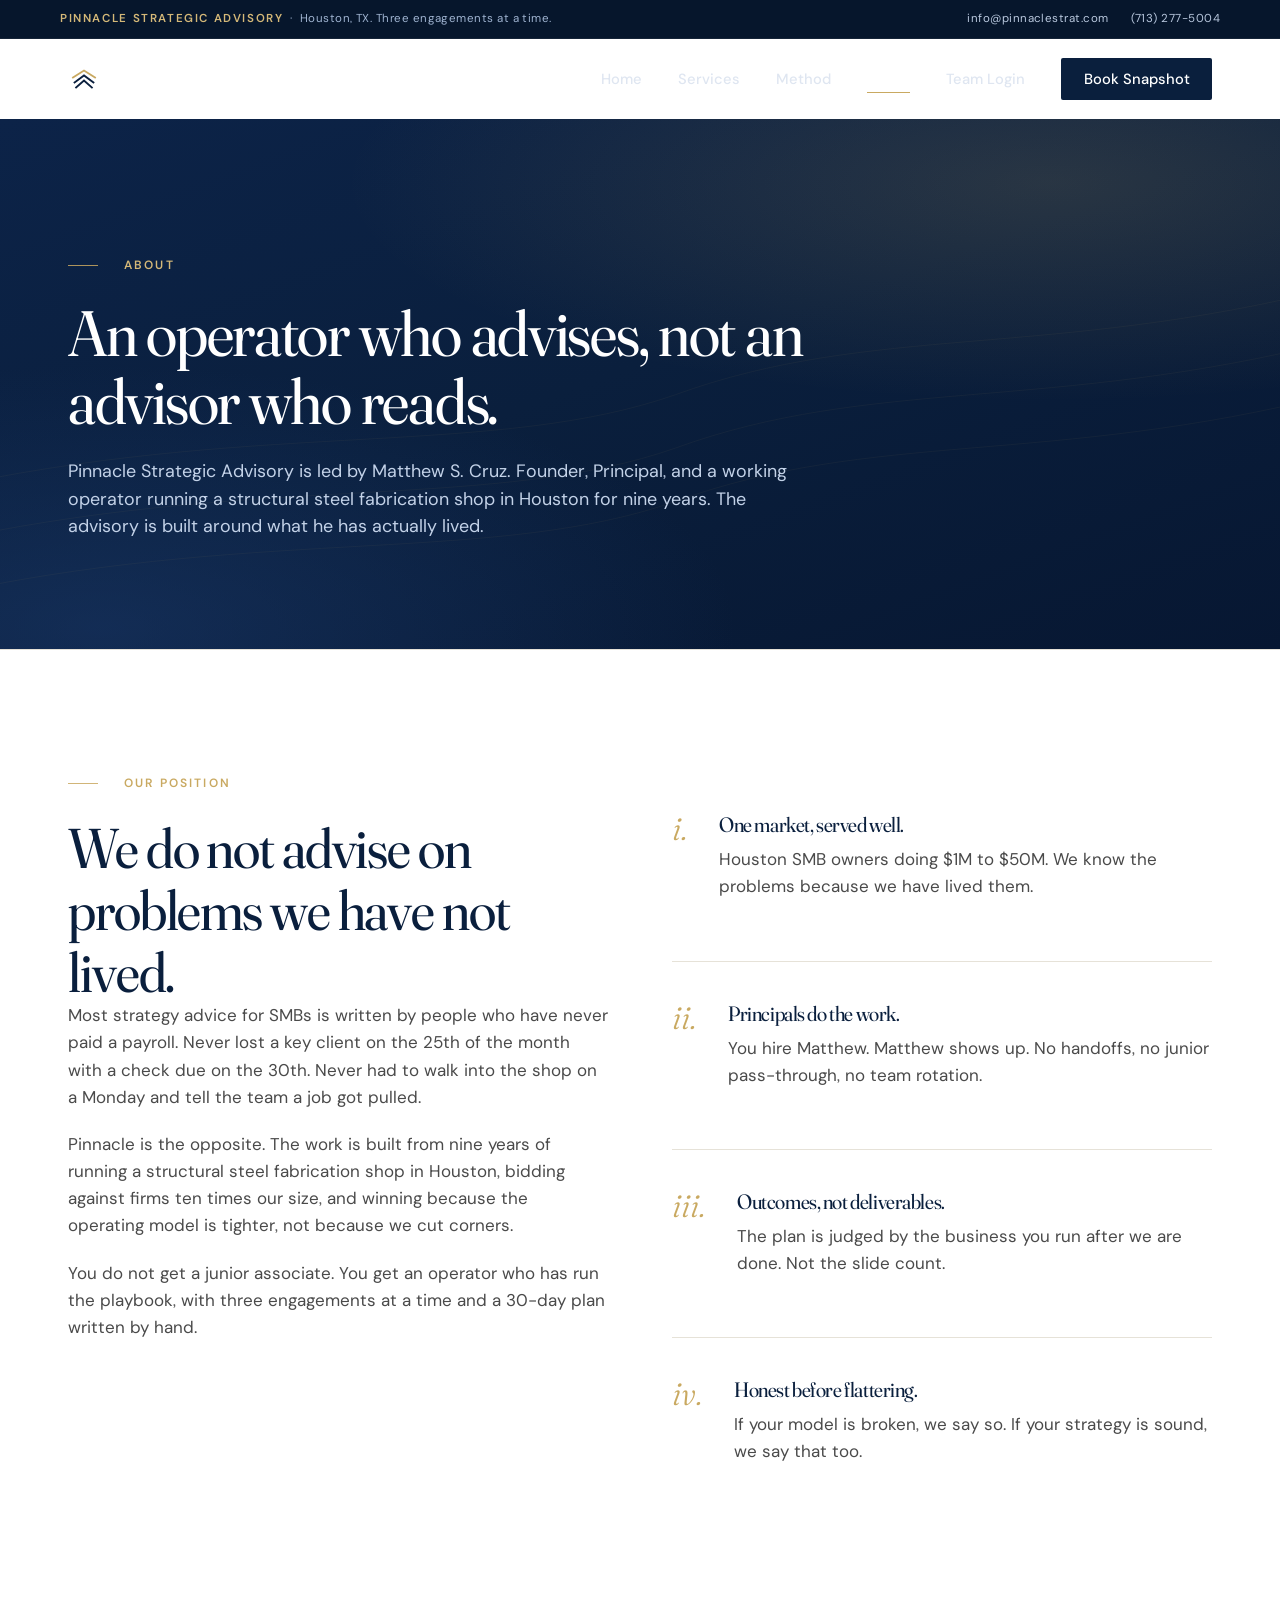
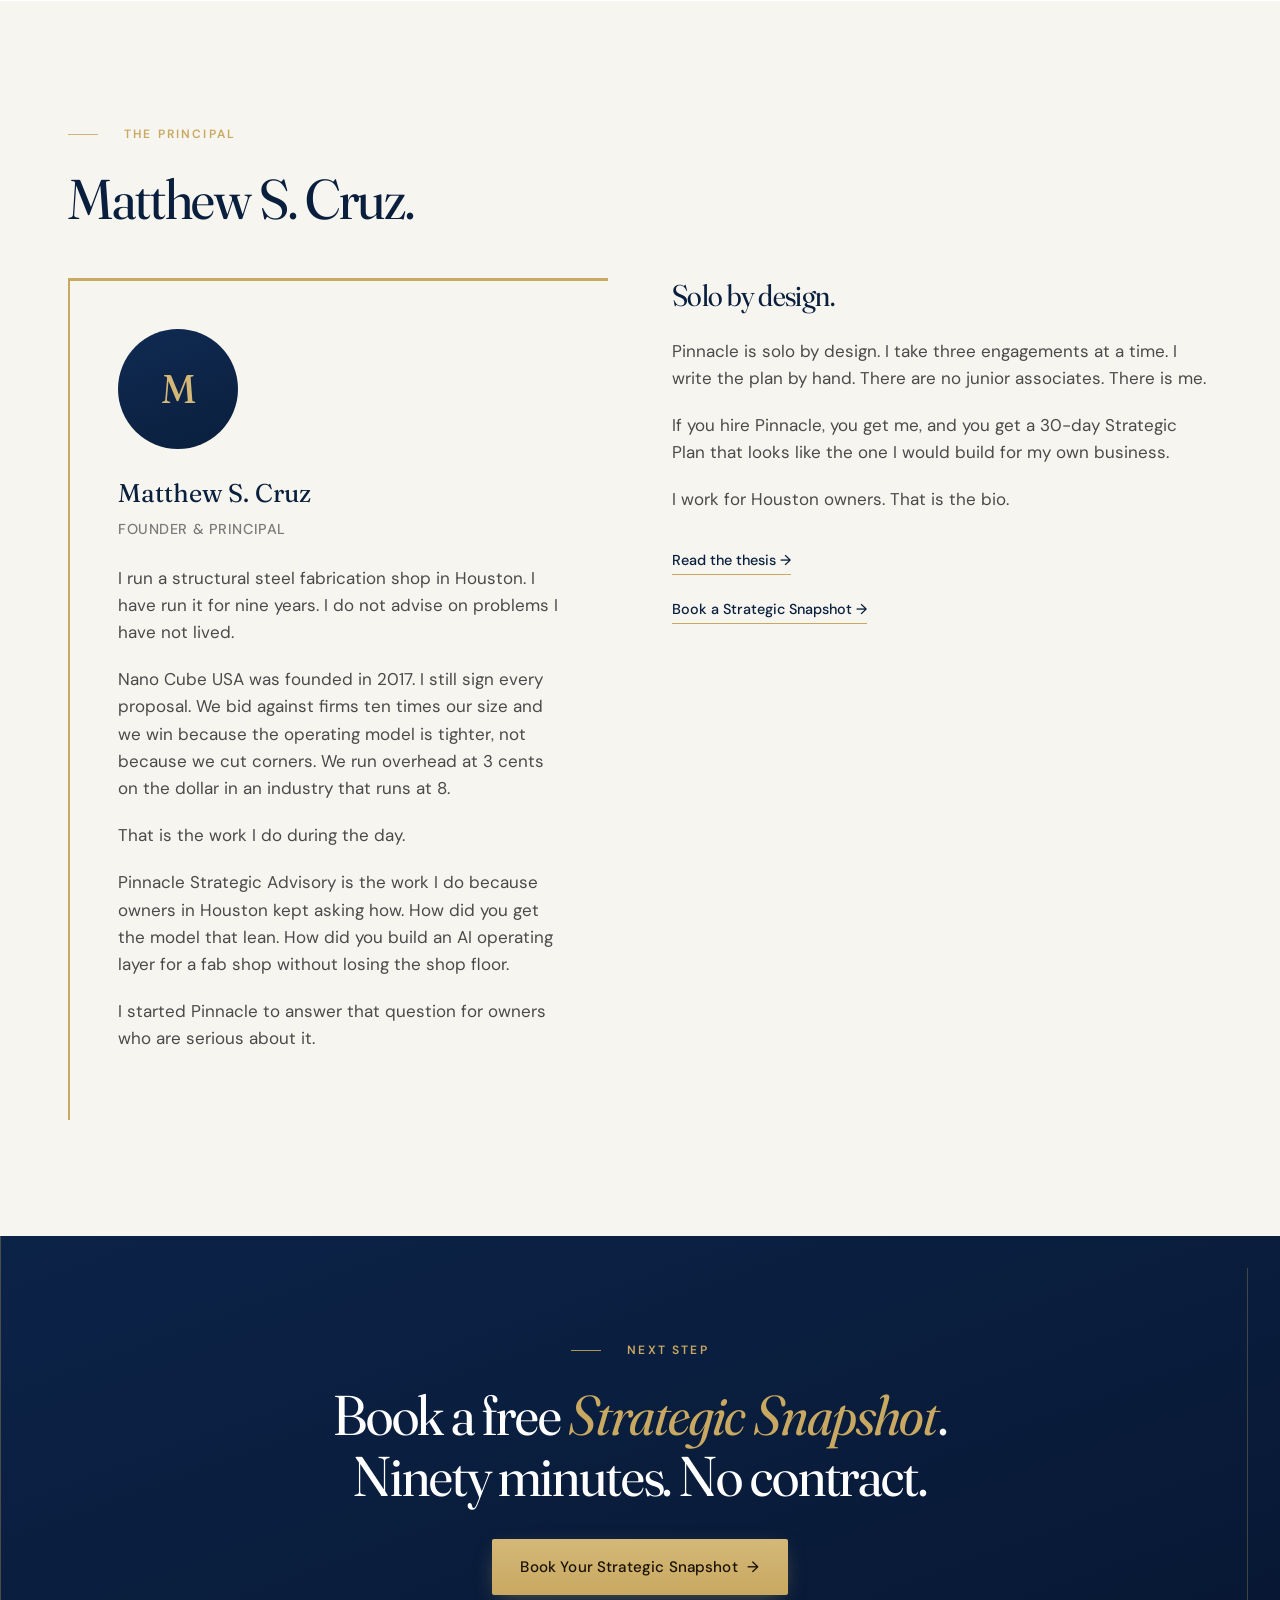
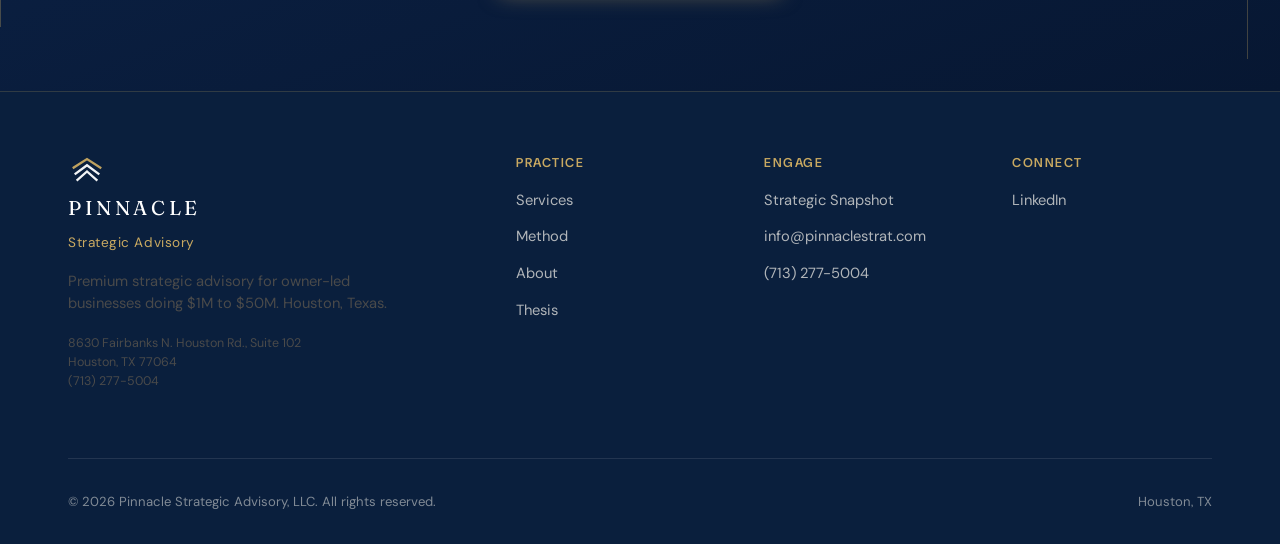
<file: about.html>
<!DOCTYPE html>
<html lang="en">
<head>
  <meta charset="UTF-8">
  <meta name="viewport" content="width=device-width, initial-scale=1.0">
  <title>About | Pinnacle Strategic Advisory</title>
  <meta name="description" content="Pinnacle Strategic Advisory is a premium consulting practice serving small and mid-size businesses serious about growth.">
  <meta name="theme-color" content="#0a1a36">
  <meta property="og:title" content="About | Pinnacle Strategic Advisory" />
  <meta property="og:description" content="Pinnacle Strategic Advisory is a premium consulting practice serving small and mid-size businesses serious about growth." />
  <meta property="og:type" content="website" />
  <meta property="og:url" content="https://pinnaclestrat.com/about.html" />
  <meta property="og:site_name" content="Pinnacle Strategic Advisory" />
  <meta property="og:image" content="https://pinnaclestrat.com/assets/og-image.png" />
  <meta property="og:image:secure_url" content="https://pinnaclestrat.com/assets/og-image.png" />
  <meta property="og:image:type" content="image/png" />
  <meta property="og:image:width" content="1200" />
  <meta property="og:image:height" content="630" />
  <meta property="og:image:alt" content="Pinnacle Strategic Advisory" />
  <meta name="twitter:card" content="summary_large_image" />
  <meta name="twitter:image" content="https://pinnaclestrat.com/assets/og-image.png" />
  <meta name="twitter:image:alt" content="Pinnacle Strategic Advisory" />
  <meta name="twitter:title" content="About | Pinnacle Strategic Advisory" />
  <meta name="twitter:description" content="Pinnacle Strategic Advisory is a premium consulting practice serving small and mid-size businesses serious about growth." />

  <link rel="preconnect" href="https://fonts.googleapis.com">
  <link rel="preconnect" href="https://fonts.gstatic.com" crossorigin>
  <link href="https://fonts.googleapis.com/css2?family=Fraunces:ital,opsz,wght@0,9..144,300..600;1,9..144,300..600&family=DM+Sans:opsz,wght@9..40,400;9..40,500;9..40,600;9..40,700&display=swap" rel="stylesheet">
  <link rel="stylesheet" href="css/style.css">
  <link rel="stylesheet" href="css/immersive.css">
  <link rel="icon" type="image/svg+xml" href="assets/mark-chevron.svg">
</head>
<body>

<div class="im-utility"><div class="container">
  <div class="left"><span class="badge">Pinnacle Strategic Advisory</span> &nbsp;&middot;&nbsp; Houston, TX. Three engagements at a time.</div>
  <div class="right"><a href="mailto:info@pinnaclestrat.com">info@pinnaclestrat.com</a><a href="tel:+17132775004">(713) 277-5004</a></div>
</div></div>
<header class="site-header">
  <nav class="nav" aria-label="Primary">
    <a href="index.html" class="brand"><span class="brand-mark"><img src="assets/mark-chevron.svg" alt=""></span><span>PINNACLE</span></a>
    <ul class="nav-links" id="nav-links">
      <li><a href="index.html">Home</a></li>
      <li><a href="services.html">Services</a></li>
      <li><a href="process.html">Method</a></li>
      <li><a href="about.html" class="active">About</a></li>
      <li><a href="https://training.pinnaclestrat.com" target="_blank" rel="noopener">Team Login</a></li>
      <li><a href="contact.html" class="nav-cta">Book Snapshot</a></li>
    </ul>
    <button class="menu-toggle" aria-label="Toggle menu" aria-expanded="false" aria-controls="nav-links">
      <span></span><span></span><span></span>
    </button>
  </nav>
</header>

<main>

<section class="page-hero">
  <div class="container">
    <span class="eyebrow fade-in">About</span>
    <h1 class="fade-in delay-1">An operator who advises, not an advisor who reads.</h1>
    <p class="lede fade-in delay-2">
      Pinnacle Strategic Advisory is led by Matthew S. Cruz. Founder, Principal, and a working operator running a structural steel fabrication shop in Houston for nine years. The advisory is built around what he has actually lived.
    </p>
  </div>
</section>

<section>
  <div class="container">
    <div class="about-grid">
      <div class="fade-in">
        <span class="eyebrow">Our Position</span>
        <h2>We do not advise on problems we have not lived.</h2>
        <p>
          Most strategy advice for SMBs is written by people who have never paid a payroll. Never lost a key client on the 25th of the month with a check due on the 30th. Never had to walk into the shop on a Monday and tell the team a job got pulled.
        </p>
        <p>
          Pinnacle is the opposite. The work is built from nine years of running a structural steel fabrication shop in Houston, bidding against firms ten times our size, and winning because the operating model is tighter, not because we cut corners.
        </p>
        <p>
          You do not get a junior associate. You get an operator who has run the playbook, with three engagements at a time and a 30-day plan written by hand.
        </p>
      </div>

      <div class="fade-in delay-1">
        <ul class="principles">
          <li class="principle">
            <span class="principle-num">i.</span>
            <div>
              <h3>One market, served well.</h3>
              <p>Houston SMB owners doing $1M to $50M. We know the problems because we have lived them.</p>
            </div>
          </li>
          <li class="principle">
            <span class="principle-num">ii.</span>
            <div>
              <h3>Principals do the work.</h3>
              <p>You hire Matthew. Matthew shows up. No handoffs, no junior pass-through, no team rotation.</p>
            </div>
          </li>
          <li class="principle">
            <span class="principle-num">iii.</span>
            <div>
              <h3>Outcomes, not deliverables.</h3>
              <p>The plan is judged by the business you run after we are done. Not the slide count.</p>
            </div>
          </li>
          <li class="principle">
            <span class="principle-num">iv.</span>
            <div>
              <h3>Honest before flattering.</h3>
              <p>If your model is broken, we say so. If your strategy is sound, we say that too.</p>
            </div>
          </li>
        </ul>
      </div>
    </div>
  </div>
</section>

<!-- PRINCIPAL -->
<section style="background: var(--cream-dark);">
  <div class="container">
    <div class="fade-in" style="max-width: 50ch; margin-bottom: 3rem;">
      <span class="eyebrow">The Principal</span>
      <h2>Matthew S. Cruz.</h2>
    </div>

    <div class="about-grid">
      <div class="principal-card fade-in">
        <div class="principal-photo" aria-hidden="true">M</div>
        <div class="principal-name">Matthew S. Cruz</div>
        <div class="principal-title">Founder &amp; Principal</div>
        <p>
          I run a structural steel fabrication shop in Houston. I have run it for nine years. I do not advise on problems I have not lived.
        </p>
        <p>
          Nano Cube USA was founded in 2017. I still sign every proposal. We bid against firms ten times our size and we win because the operating model is tighter, not because we cut corners. We run overhead at 3 cents on the dollar in an industry that runs at 8.
        </p>
        <p>
          That is the work I do during the day.
        </p>
        <p>
          Pinnacle Strategic Advisory is the work I do because owners in Houston kept asking how. How did you get the model that lean. How did you build an AI operating layer for a fab shop without losing the shop floor.
        </p>
        <p>
          I started Pinnacle to answer that question for owners who are serious about it.
        </p>
      </div>

      <div class="fade-in delay-1">
        <h3 style="margin-bottom: 1.5rem;">Solo by design.</h3>
        <p>
          Pinnacle is solo by design. I take three engagements at a time. I write the plan by hand. There are no junior associates. There is me.
        </p>
        <p>
          If you hire Pinnacle, you get me, and you get a 30-day Strategic Plan that looks like the one I would build for my own business.
        </p>
        <p>
          I work for Houston owners. That is the bio.
        </p>
        <p style="margin-top: 2rem;">
          <a href="thesis.html" class="service-link">Read the thesis &rarr;</a>
        </p>
        <p style="margin-top: 0.5rem;">
          <a href="contact.html" class="service-link">Book a Strategic Snapshot &rarr;</a>
        </p>
      </div>
    </div>
  </div>
</section>

<!-- CTA -->
<section class="cta-block">
  <div class="container fade-in">
    <span class="eyebrow">Next Step</span>
    <h2>Book a free <em>Strategic Snapshot</em>. Ninety minutes. No contract.</h2>
    <a href="contact.html" class="btn btn-gold">
      Book Your Strategic Snapshot
      <span class="arrow">&rarr;</span>
    </a>
  </div>
</section>

</main>

<footer class="site-footer">
  <div class="container">
    <div class="footer-grid">
      <div class="footer-col">
        <div class="footer-brand-mark"><img src="assets/mark-chevron-light.svg" alt="Pinnacle Strategic Advisory" style="width:38px;height:auto;margin-bottom:0.6rem;display:block;opacity:0.95;"></div><div class="footer-brand">PINNACLE</div>
        <span class="footer-brand-full">Strategic Advisory</span>
        <p class="footer-tag">Premium strategic advisory for owner-led businesses doing $1M to $50M. Houston, Texas.</p>
        <p class="footer-tag" style="margin-top: 1rem; font-size: 0.78rem;">
          8630 Fairbanks N. Houston Rd., Suite 102<br>
          Houston, TX 77064<br>
          (713) 277-5004
        </p>
      </div>
      <div class="footer-col">
        <h4>Practice</h4>
        <ul>
          <li><a href="services.html">Services</a></li>
          <li><a href="process.html">Method</a></li>
          <li><a href="about.html">About</a></li>
          <li><a href="thesis.html">Thesis</a></li>
        </ul>
      </div>
      <div class="footer-col">
        <h4>Engage</h4>
        <ul>
          <li><a href="contact.html">Strategic Snapshot</a></li>
          <li><a href="mailto:info@pinnaclestrat.com">info@pinnaclestrat.com</a></li>
          <li><a href="tel:+17132775004">(713) 277-5004</a></li>
        </ul>
      </div>
      <div class="footer-col">
        <h4>Connect</h4>
        <ul>
          <li><a href="https://www.linkedin.com/in/pinnacle-strategic-advisory" rel="me" target="_blank">LinkedIn</a></li>
        </ul>
      </div>
    </div>
    <div class="footer-bottom">
      <div>&copy; <span id="year">2026</span> Pinnacle Strategic Advisory, LLC. All rights reserved.</div>
      <div>Houston, TX</div>
    </div>
  </div>
</footer>

<script src="js/main.js"></script>
<script>document.getElementById('year').textContent = new Date().getFullYear();</script>
</body>
</html>
</file>
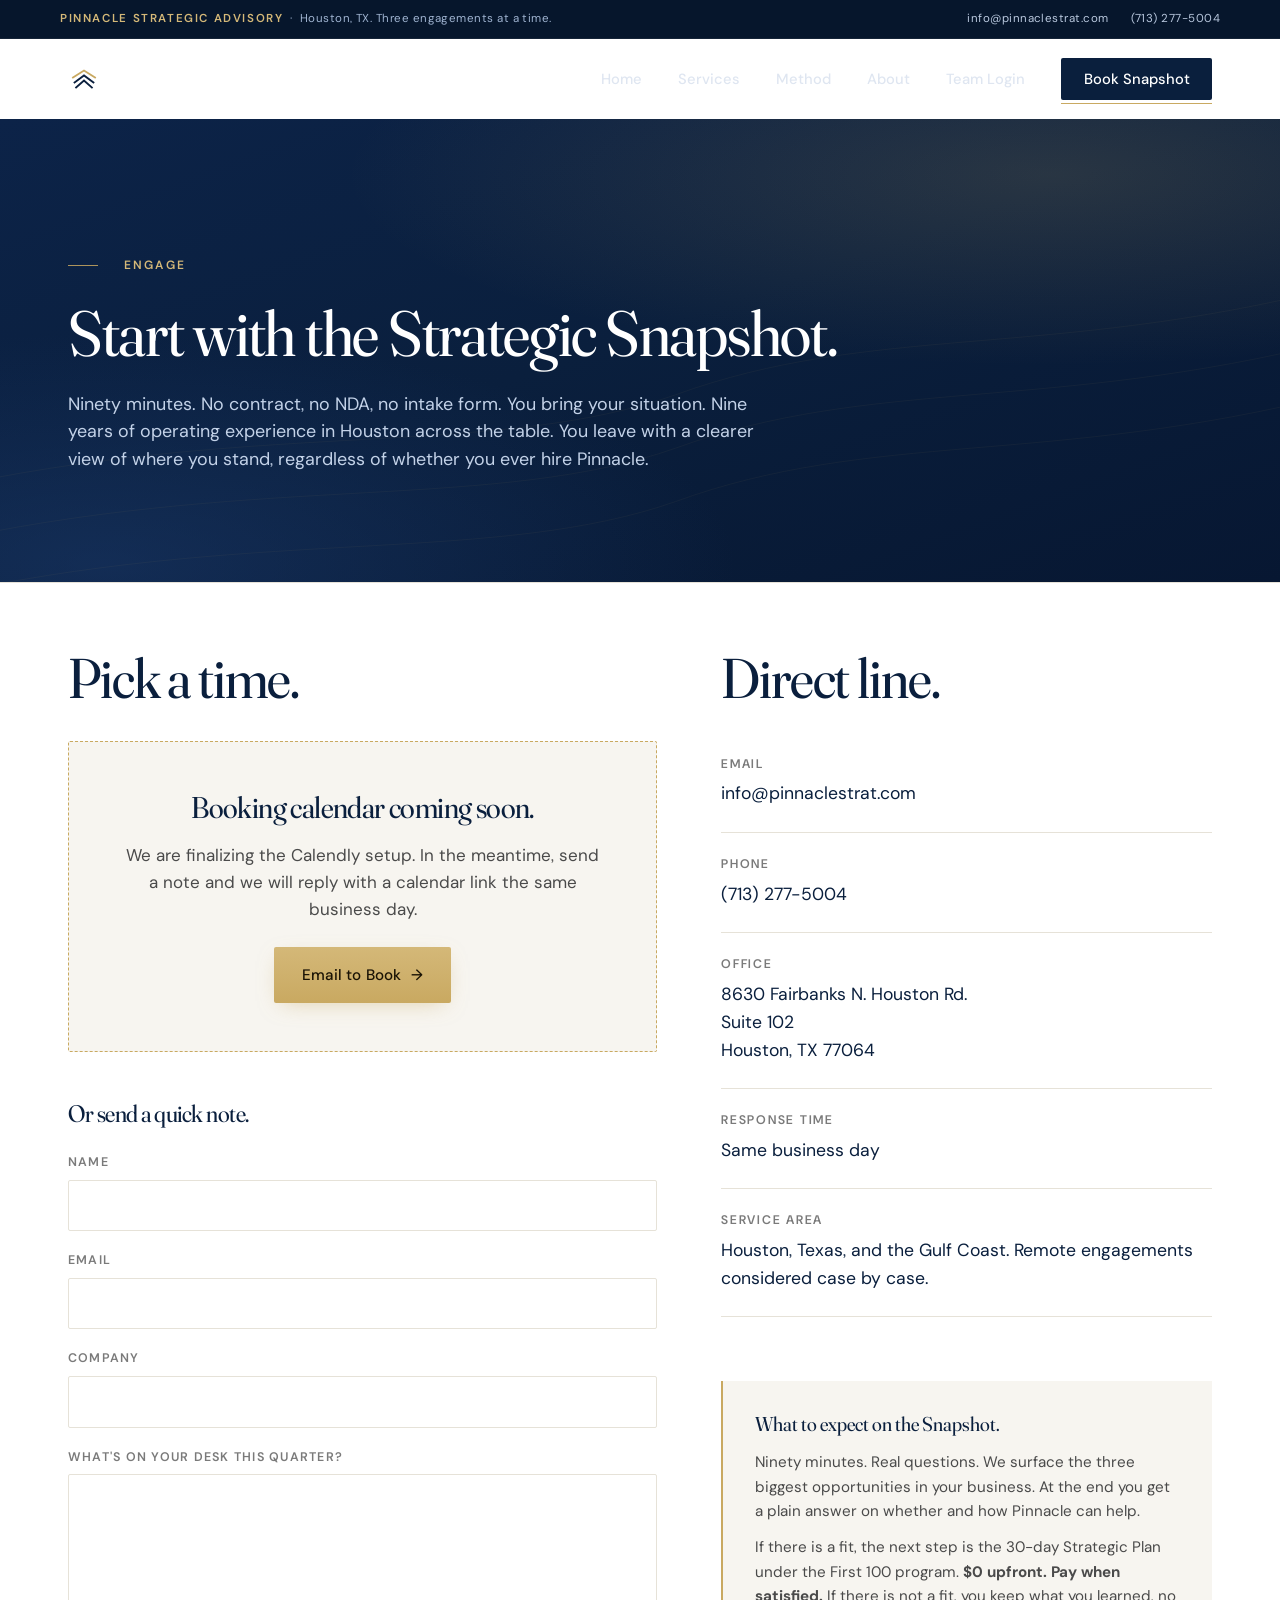
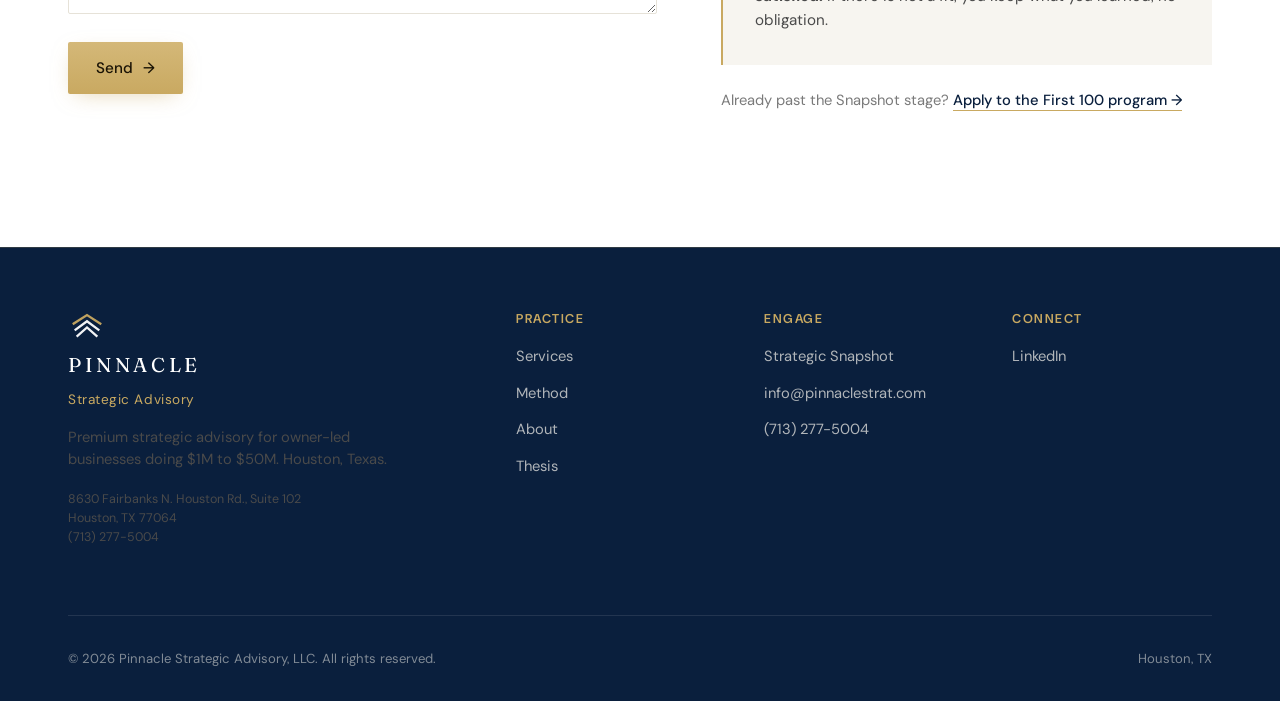
<file: contact.html>
<!DOCTYPE html>
<html lang="en">
<head>
  <meta charset="UTF-8">
  <meta name="viewport" content="width=device-width, initial-scale=1.0">
  <title>Book a Strategic Snapshot | Pinnacle Strategic Advisory</title>
  <meta name="description" content="Book a free 90-minute Strategic Snapshot with Pinnacle Strategic Advisory. No pitch. Just strategy.">
  <meta name="theme-color" content="#0a1a36">
  <meta property="og:title" content="Book a Strategic Snapshot | Pinnacle Strategic Advisory" />
  <meta property="og:description" content="Book a free 90-minute Strategic Snapshot with Pinnacle Strategic Advisory. No pitch. Just strategy." />
  <meta property="og:type" content="website" />
  <meta property="og:url" content="https://pinnaclestrat.com/contact.html" />
  <meta property="og:site_name" content="Pinnacle Strategic Advisory" />
  <meta property="og:image" content="https://pinnaclestrat.com/assets/og-image.png" />
  <meta property="og:image:secure_url" content="https://pinnaclestrat.com/assets/og-image.png" />
  <meta property="og:image:type" content="image/png" />
  <meta property="og:image:width" content="1200" />
  <meta property="og:image:height" content="630" />
  <meta property="og:image:alt" content="Pinnacle Strategic Advisory" />
  <meta name="twitter:card" content="summary_large_image" />
  <meta name="twitter:image" content="https://pinnaclestrat.com/assets/og-image.png" />
  <meta name="twitter:image:alt" content="Pinnacle Strategic Advisory" />
  <meta name="twitter:title" content="Book a Strategic Snapshot | Pinnacle Strategic Advisory" />
  <meta name="twitter:description" content="Book a free 90-minute Strategic Snapshot with Pinnacle Strategic Advisory. No pitch. Just strategy." />

  <link rel="preconnect" href="https://fonts.googleapis.com">
  <link rel="preconnect" href="https://fonts.gstatic.com" crossorigin>
  <link href="https://fonts.googleapis.com/css2?family=Fraunces:ital,opsz,wght@0,9..144,300..600;1,9..144,300..600&family=DM+Sans:opsz,wght@9..40,400;9..40,500;9..40,600;9..40,700&display=swap" rel="stylesheet">
  <link rel="stylesheet" href="css/style.css">
  <link rel="stylesheet" href="css/immersive.css">
  <link rel="icon" type="image/svg+xml" href="assets/mark-chevron.svg">
</head>
<body>

<div class="im-utility"><div class="container">
  <div class="left"><span class="badge">Pinnacle Strategic Advisory</span> &nbsp;&middot;&nbsp; Houston, TX. Three engagements at a time.</div>
  <div class="right"><a href="mailto:info@pinnaclestrat.com">info@pinnaclestrat.com</a><a href="tel:+17132775004">(713) 277-5004</a></div>
</div></div>
<header class="site-header">
  <nav class="nav" aria-label="Primary">
    <a href="index.html" class="brand"><span class="brand-mark"><img src="assets/mark-chevron.svg" alt=""></span><span>PINNACLE</span></a>
    <ul class="nav-links" id="nav-links">
      <li><a href="index.html">Home</a></li>
      <li><a href="services.html">Services</a></li>
      <li><a href="process.html">Method</a></li>
      <li><a href="about.html">About</a></li>
      <li><a href="https://training.pinnaclestrat.com" target="_blank" rel="noopener">Team Login</a></li>
      <li><a href="contact.html" class="nav-cta active">Book Snapshot</a></li>
    </ul>
    <button class="menu-toggle" aria-label="Toggle menu" aria-expanded="false" aria-controls="nav-links">
      <span></span><span></span><span></span>
    </button>
  </nav>
</header>

<main>

<section class="page-hero">
  <div class="container">
    <span class="eyebrow fade-in">Engage</span>
    <h1 class="fade-in delay-1">Start with the Strategic Snapshot.</h1>
    <p class="lede fade-in delay-2">
      Ninety minutes. No contract, no NDA, no intake form. You bring your situation. Nine years of operating experience in Houston across the table. You leave with a clearer view of where you stand, regardless of whether you ever hire Pinnacle.
    </p>
  </div>
</section>

<section style="padding-top: clamp(3rem, 5vw, 4rem);">
  <div class="container">
    <div class="contact-grid">

      <div class="fade-in">
        <h2 style="margin-bottom: 2rem;">Pick a time.</h2>

        <div class="calendly-placeholder">
          <h3>Booking calendar coming soon.</h3>
          <p style="margin: 0 auto 1.5rem; max-width: 40ch;">
            We are finalizing the Calendly setup. In the meantime, send a note and we will reply with a calendar link the same business day.
          </p>
          <a href="mailto:info@pinnaclestrat.com?subject=Strategic%20Snapshot%20Request" class="btn btn-primary">
            Email to Book
            <span class="arrow">&rarr;</span>
          </a>
        </div>

        <div style="margin-top: 3rem;">
          <h3 style="font-family: 'Fraunces', serif; font-size: 1.5rem; margin-bottom: 1.5rem;">Or send a quick note.</h3>
          <form class="contact-form" action="https://formspree.io/f/mwvyolkn" method="POST">
            <div>
              <label for="name">Name</label>
              <input type="text" id="name" name="name" required>
            </div>
            <div>
              <label for="email">Email</label>
              <input type="email" id="email" name="_replyto" required>
            </div>
            <div>
              <label for="company">Company</label>
              <input type="text" id="company" name="company">
            </div>
            <div>
              <label for="message">What's on your desk this quarter?</label>
              <textarea id="message" name="message" required></textarea>
            </div>
            <div>
              <button type="submit" class="btn btn-primary">
                Send
                <span class="arrow">&rarr;</span>
              </button>
            </div>
          </form>
        </div>
      </div>

      <div class="fade-in delay-1">
        <h2 style="margin-bottom: 2rem;">Direct line.</h2>
        <div class="contact-info">
          <div class="contact-info-item">
            <h3>Email</h3>
            <p><a href="mailto:info@pinnaclestrat.com">info@pinnaclestrat.com</a></p>
          </div>
          <div class="contact-info-item">
            <h3>Phone</h3>
            <p><a href="tel:+17132775004">(713) 277-5004</a></p>
          </div>
          <div class="contact-info-item">
            <h3>Office</h3>
            <p>8630 Fairbanks N. Houston Rd.<br>Suite 102<br>Houston, TX 77064</p>
          </div>
          <div class="contact-info-item">
            <h3>Response Time</h3>
            <p>Same business day</p>
          </div>
          <div class="contact-info-item">
            <h3>Service Area</h3>
            <p>Houston, Texas, and the Gulf Coast. Remote engagements considered case by case.</p>
          </div>
        </div>

        <div style="margin-top: 3rem; padding: 2rem; background: var(--cream-dark); border-left: 2px solid var(--gold-500);">
          <h4 style="margin-bottom: 1rem; font-family: 'Fraunces', serif; font-size: 1.25rem; text-transform: none; letter-spacing: 0; color: var(--navy-900); font-weight: 400;">What to expect on the Snapshot.</h4>
          <p style="font-size: 0.95rem; margin-bottom: 0.75rem;">
            Ninety minutes. Real questions. We surface the three biggest opportunities in your business. At the end you get a plain answer on whether and how Pinnacle can help.
          </p>
          <p style="font-size: 0.95rem; margin-bottom: 0;">
            If there is a fit, the next step is the 30-day Strategic Plan under the First 100 program. <strong>$0 upfront. Pay when satisfied.</strong> If there is not a fit, you keep what you learned, no obligation.
          </p>
        </div>

        <div style="margin-top: 1.5rem;">
          <p style="font-size: 0.92rem; color: var(--ink-mute);">
            Already past the Snapshot stage? <a href="services.html#first-100" style="color: var(--navy-900); border-bottom: 1px solid var(--gold-500); font-weight: 500;">Apply to the First 100 program &rarr;</a>
          </p>
        </div>
      </div>

    </div>
  </div>
</section>

</main>

<footer class="site-footer">
  <div class="container">
    <div class="footer-grid">
      <div class="footer-col">
        <div class="footer-brand-mark"><img src="assets/mark-chevron-light.svg" alt="Pinnacle Strategic Advisory" style="width:38px;height:auto;margin-bottom:0.6rem;display:block;opacity:0.95;"></div><div class="footer-brand">PINNACLE</div>
        <span class="footer-brand-full">Strategic Advisory</span>
        <p class="footer-tag">Premium strategic advisory for owner-led businesses doing $1M to $50M. Houston, Texas.</p>
        <p class="footer-tag" style="margin-top: 1rem; font-size: 0.78rem;">
          8630 Fairbanks N. Houston Rd., Suite 102<br>
          Houston, TX 77064<br>
          (713) 277-5004
        </p>
      </div>
      <div class="footer-col">
        <h4>Practice</h4>
        <ul>
          <li><a href="services.html">Services</a></li>
          <li><a href="process.html">Method</a></li>
          <li><a href="about.html">About</a></li>
          <li><a href="thesis.html">Thesis</a></li>
        </ul>
      </div>
      <div class="footer-col">
        <h4>Engage</h4>
        <ul>
          <li><a href="contact.html">Strategic Snapshot</a></li>
          <li><a href="mailto:info@pinnaclestrat.com">info@pinnaclestrat.com</a></li>
          <li><a href="tel:+17132775004">(713) 277-5004</a></li>
        </ul>
      </div>
      <div class="footer-col">
        <h4>Connect</h4>
        <ul>
          <li><a href="https://www.linkedin.com/in/pinnacle-strategic-advisory" rel="me" target="_blank">LinkedIn</a></li>
        </ul>
      </div>
    </div>
    <div class="footer-bottom">
      <div>&copy; <span id="year">2026</span> Pinnacle Strategic Advisory, LLC. All rights reserved.</div>
      <div>Houston, TX</div>
    </div>
  </div>
</footer>

<script src="js/main.js"></script>
<script>document.getElementById('year').textContent = new Date().getFullYear();</script>
</body>
</html>
</file>
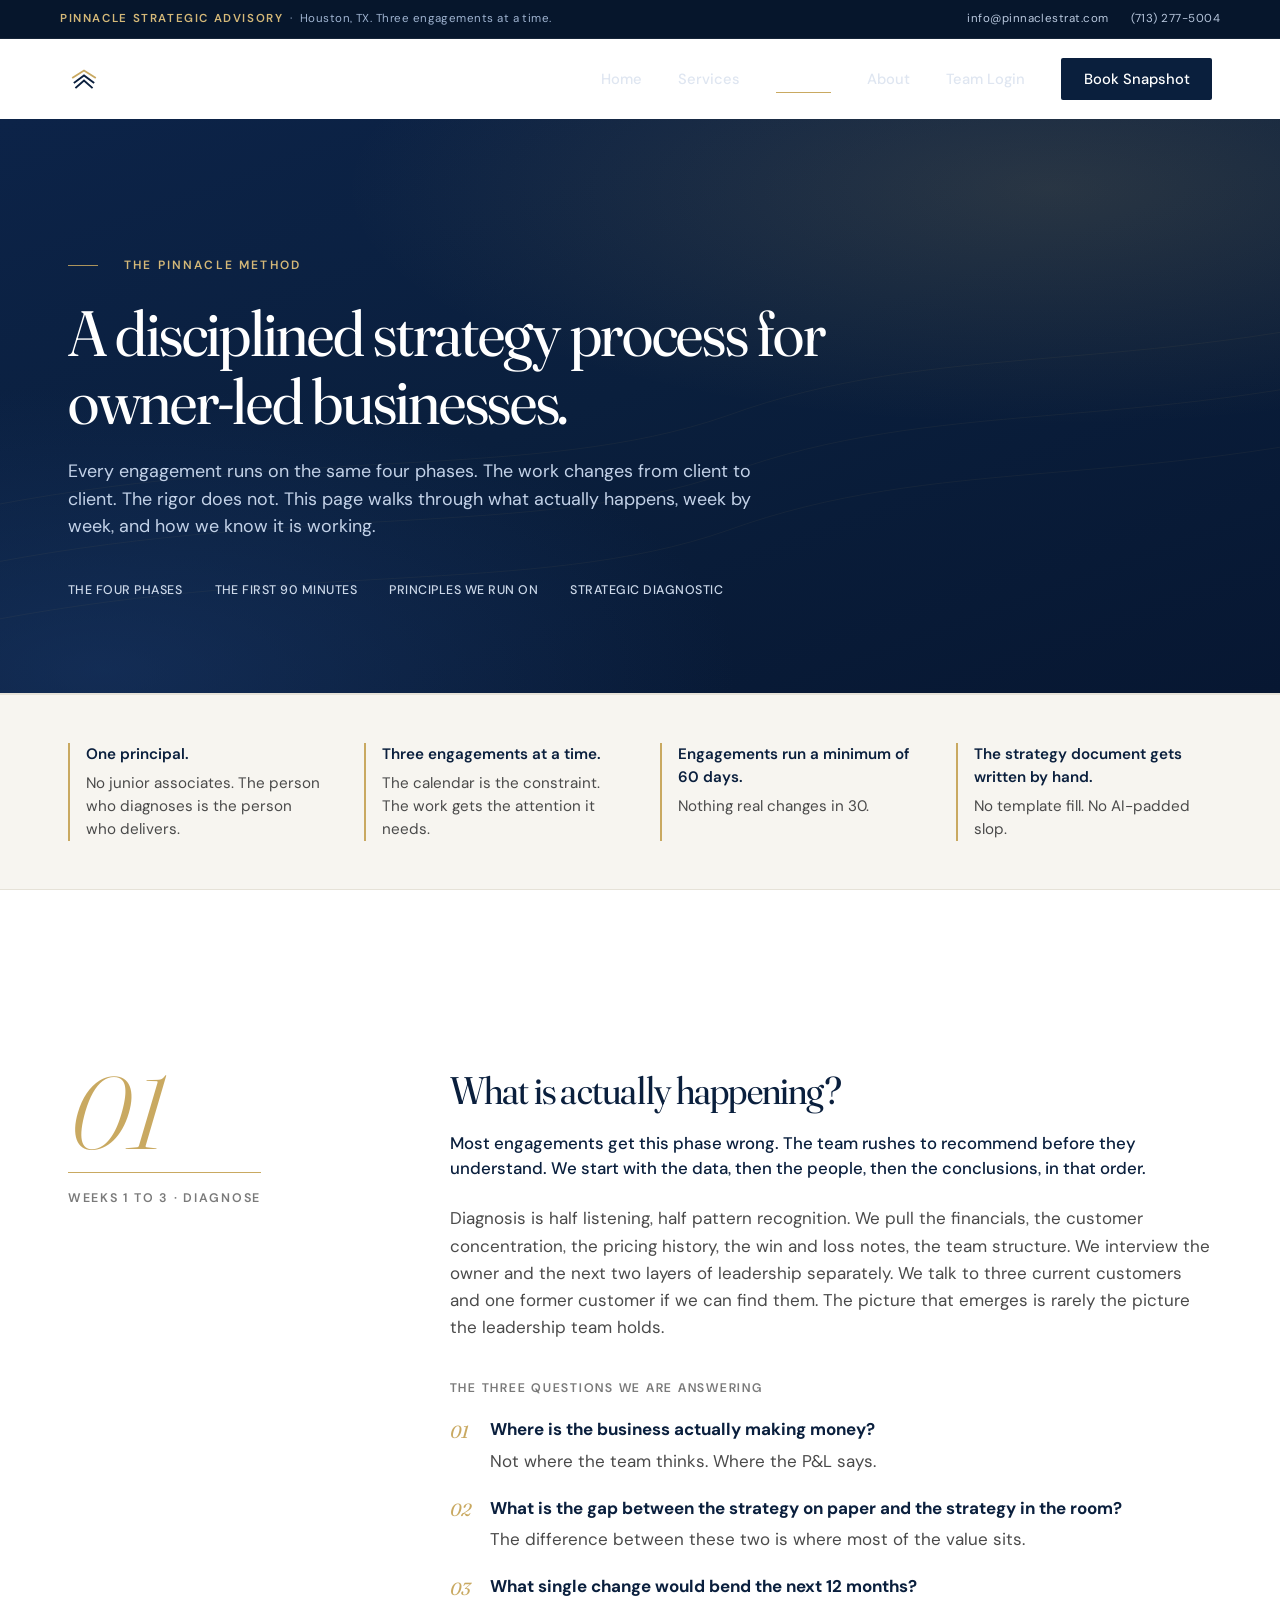
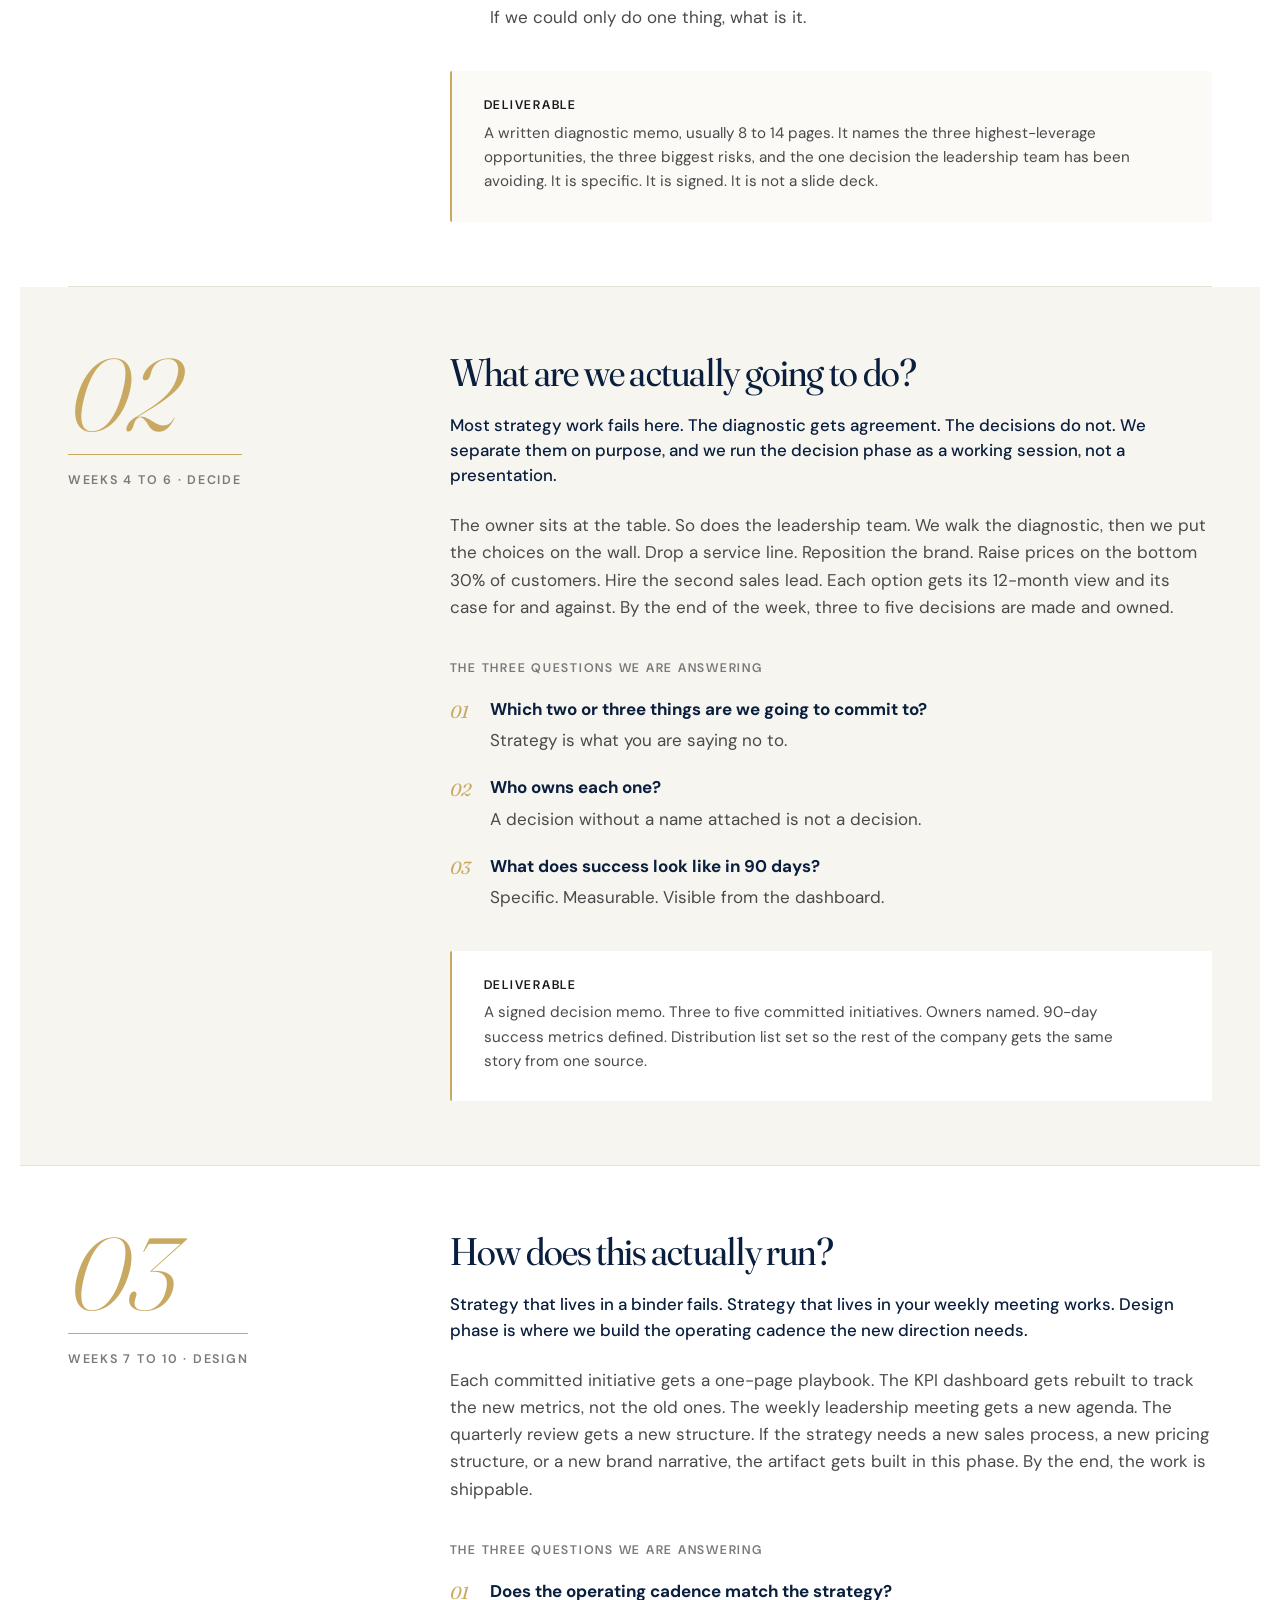
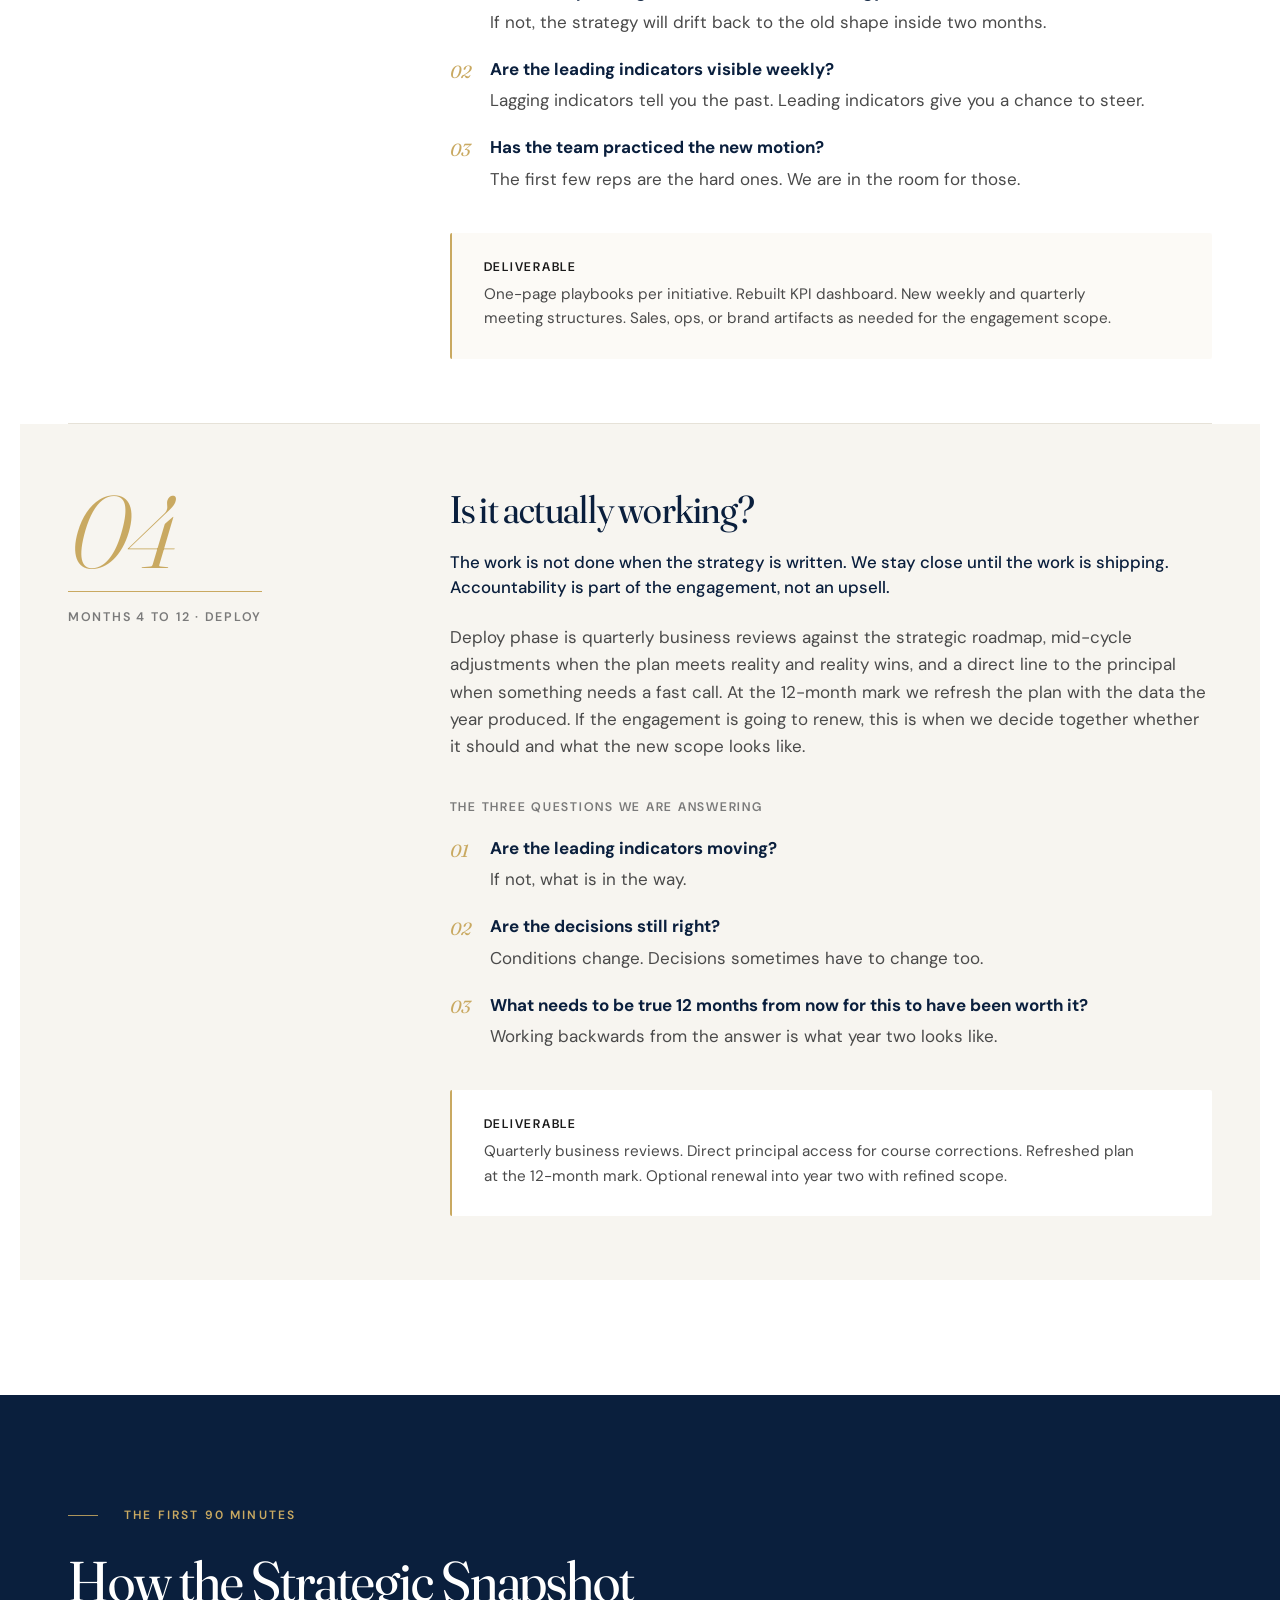
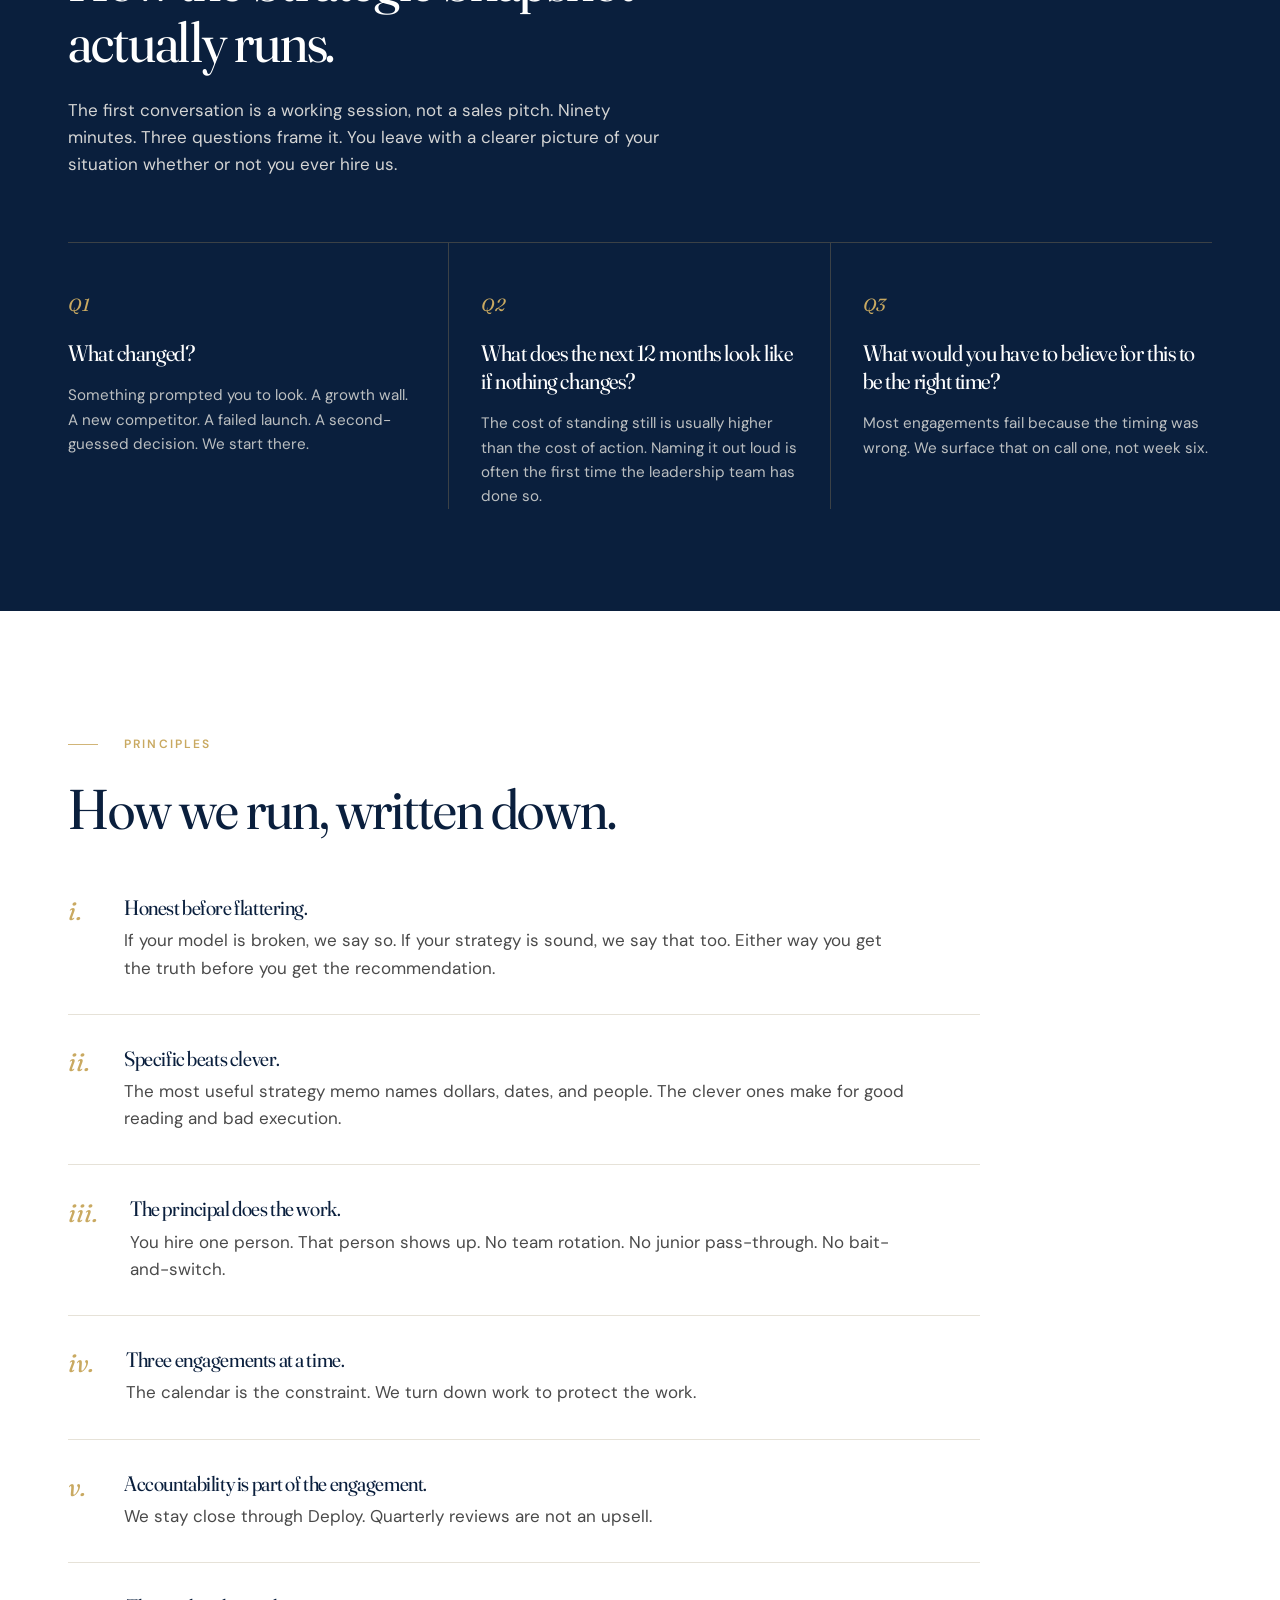
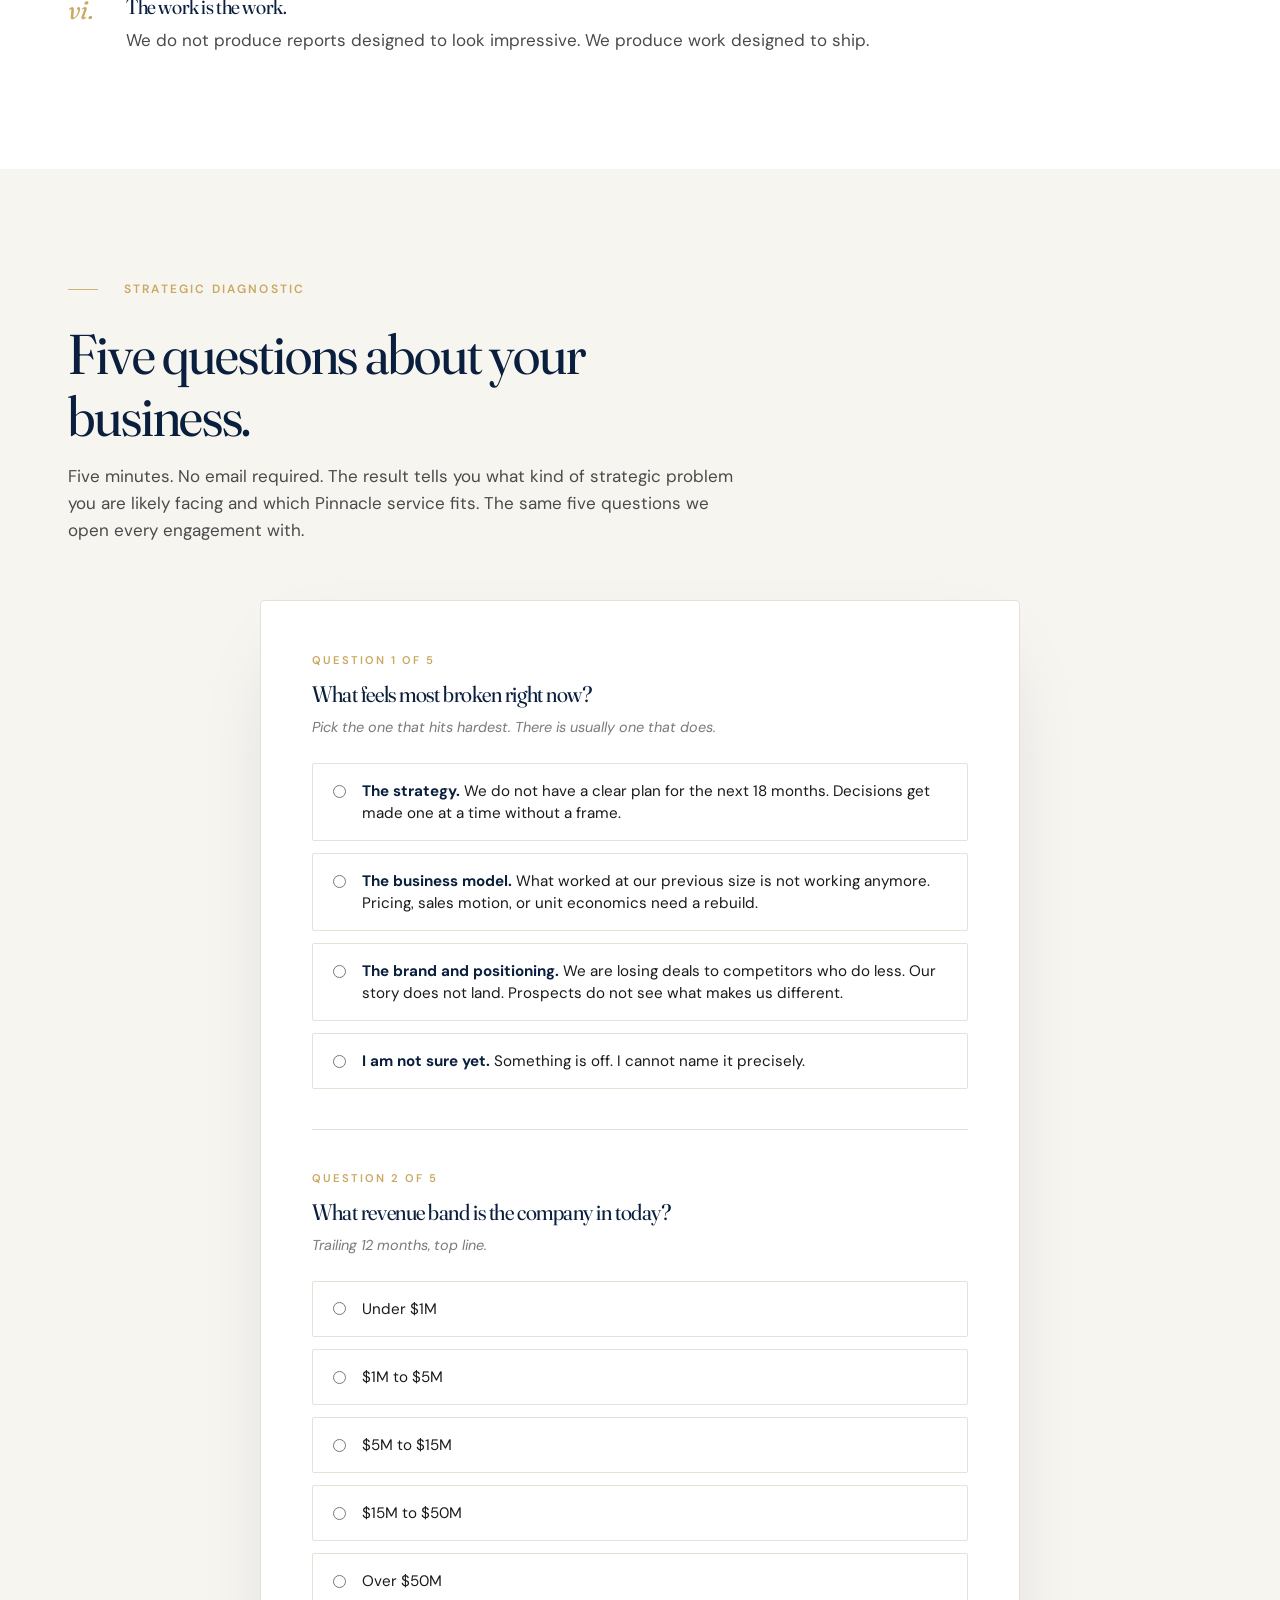
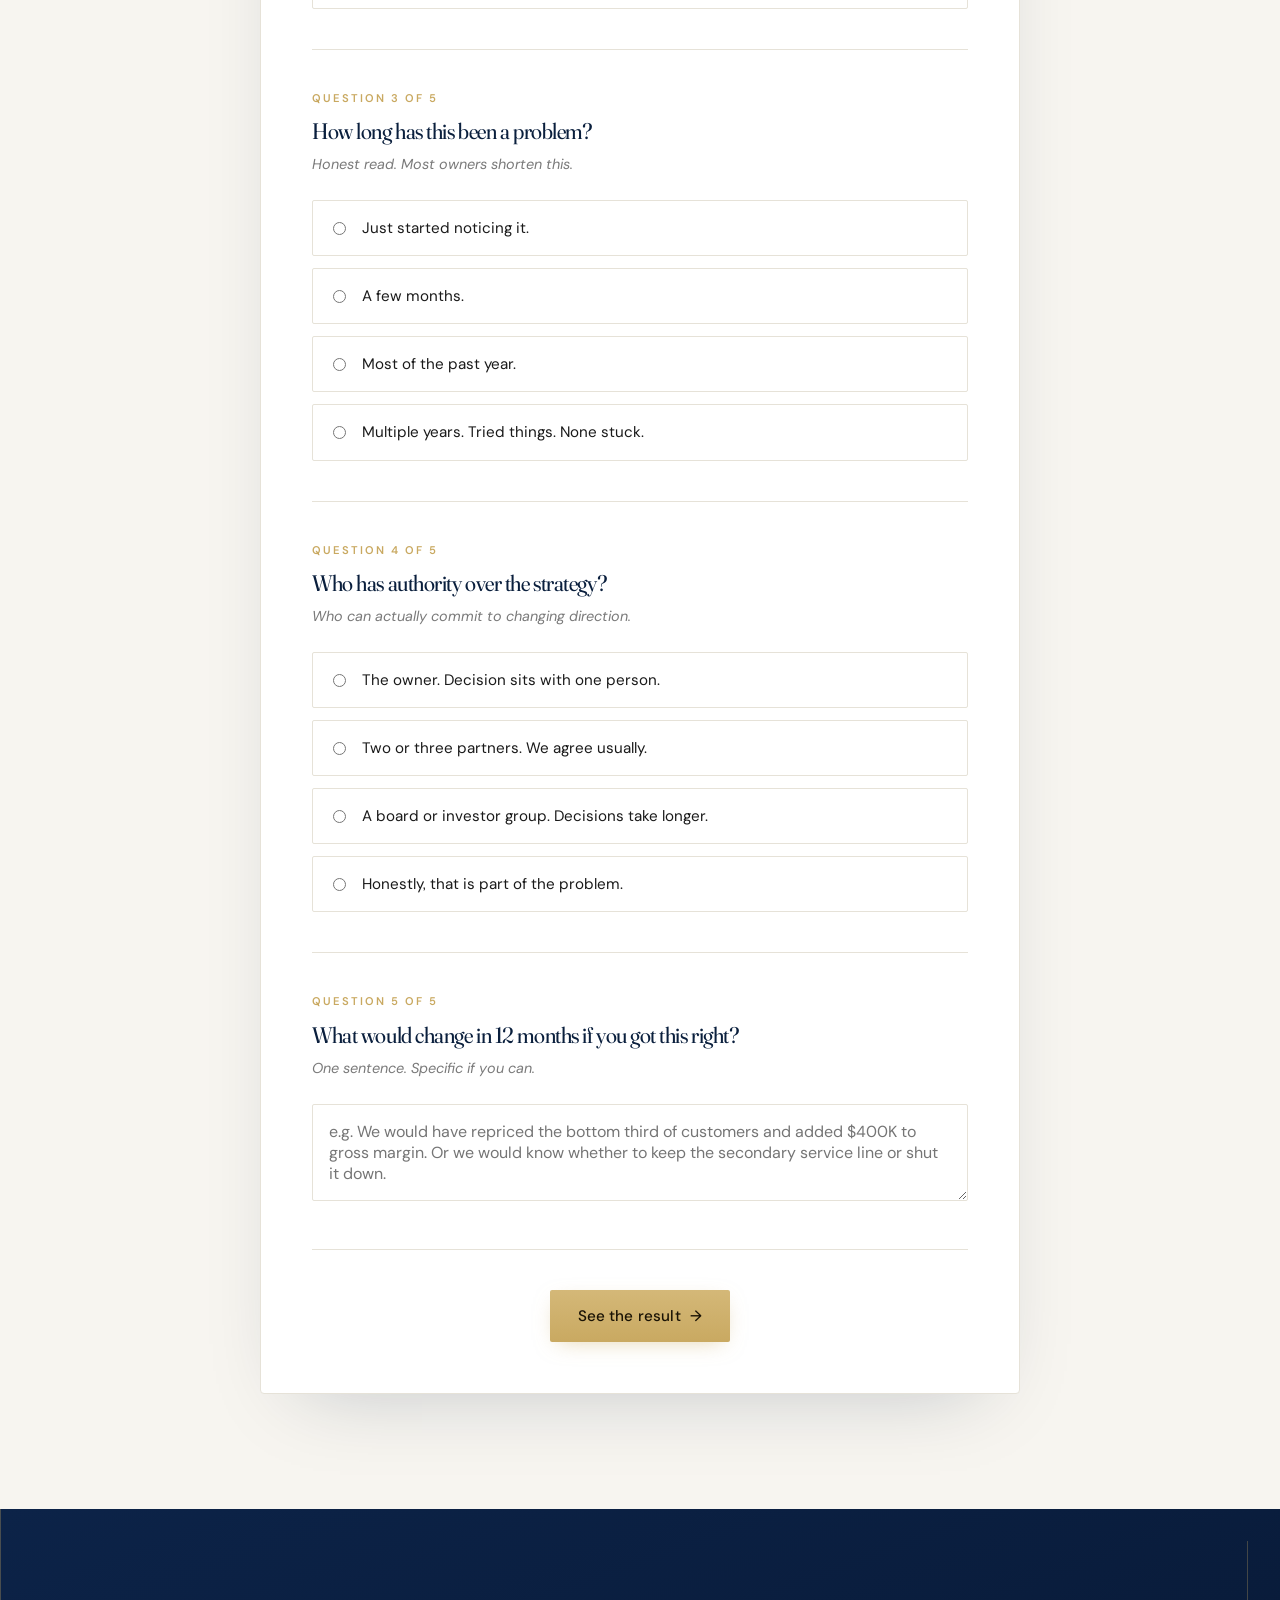
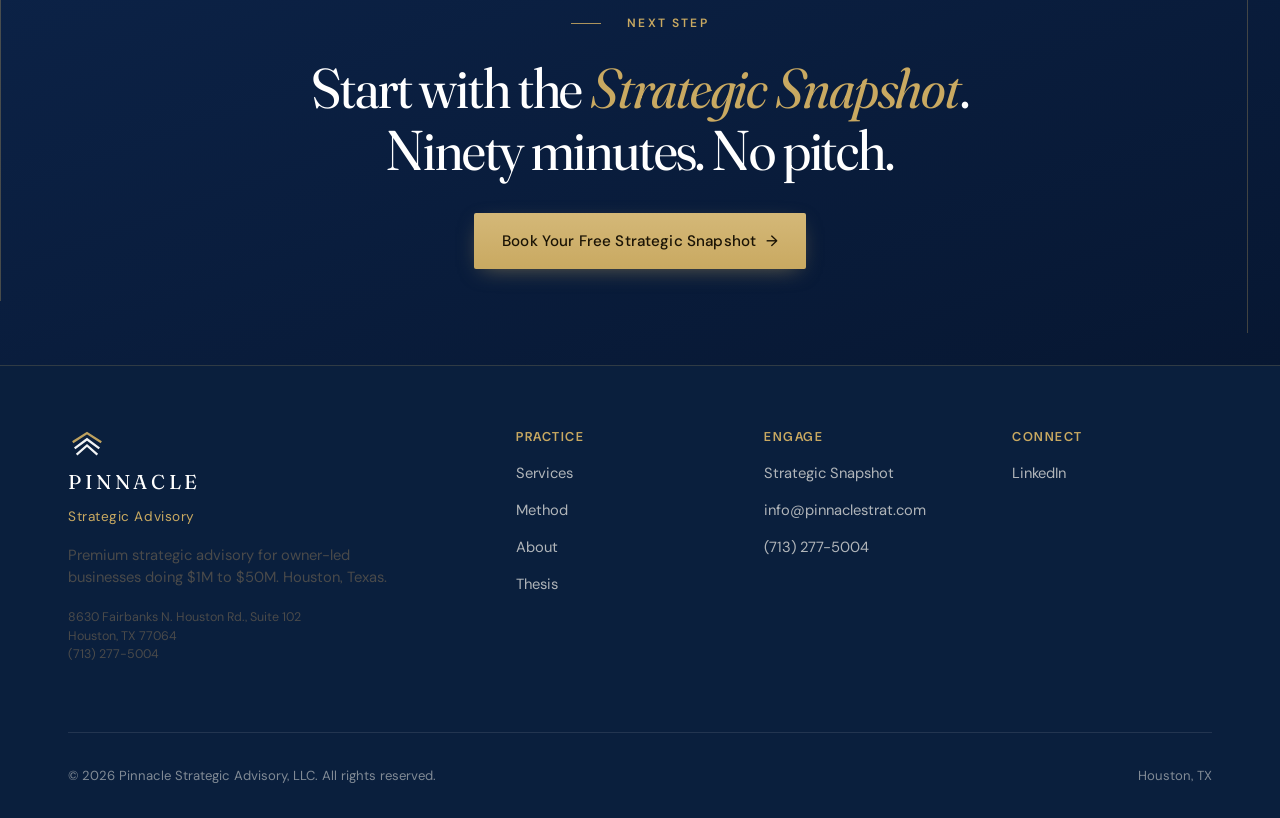
<file: process.html>
<!DOCTYPE html>
<html lang="en">
<head>
  <meta charset="UTF-8">
  <meta name="viewport" content="width=device-width, initial-scale=1.0">
  <title>The Pinnacle Method | A Disciplined Strategy Process</title>
  <meta name="description" content="The Pinnacle Method is a four-phase strategy engagement built for owner-led SMBs doing $1M to $50M. Diagnose. Decide. Design. Deploy.">
  <meta name="theme-color" content="#0a1f3d">
  <meta property="og:title" content="The Pinnacle Method | A Disciplined Strategy Process" />
  <meta property="og:description" content="The Pinnacle Method is a four-phase strategy engagement built for owner-led SMBs doing $1M to $50M. Diagnose. Decide. Design. Deploy." />
  <meta property="og:type" content="website" />
  <meta property="og:url" content="https://pinnaclestrat.com/process.html" />
  <meta property="og:site_name" content="Pinnacle Strategic Advisory" />
  <meta property="og:image" content="https://pinnaclestrat.com/assets/og-image.png" />
  <meta property="og:image:secure_url" content="https://pinnaclestrat.com/assets/og-image.png" />
  <meta property="og:image:type" content="image/png" />
  <meta property="og:image:width" content="1200" />
  <meta property="og:image:height" content="630" />
  <meta property="og:image:alt" content="Pinnacle Strategic Advisory" />
  <meta name="twitter:card" content="summary_large_image" />
  <meta name="twitter:image" content="https://pinnaclestrat.com/assets/og-image.png" />
  <meta name="twitter:image:alt" content="Pinnacle Strategic Advisory" />
  <meta name="twitter:title" content="The Pinnacle Method | A Disciplined Strategy Process" />
  <meta name="twitter:description" content="The Pinnacle Method is a four-phase strategy engagement built for owner-led SMBs doing $1M to $50M. Diagnose. Decide. Design. Deploy." />

  <link rel="preconnect" href="https://fonts.googleapis.com">
  <link rel="preconnect" href="https://fonts.gstatic.com" crossorigin>
  <link href="https://fonts.googleapis.com/css2?family=Fraunces:ital,opsz,wght@0,9..144,300..600;1,9..144,300..600&family=DM+Sans:opsz,wght@9..40,400;9..40,500;9..40,600;9..40,700&display=swap" rel="stylesheet">
  <link rel="stylesheet" href="css/style.css">
  <link rel="stylesheet" href="css/method.css">
  <link rel="stylesheet" href="css/immersive.css">
  <link rel="icon" type="image/svg+xml" href="assets/mark-chevron.svg">
</head>
<body>

<div class="im-utility"><div class="container">
  <div class="left"><span class="badge">Pinnacle Strategic Advisory</span> &nbsp;&middot;&nbsp; Houston, TX. Three engagements at a time.</div>
  <div class="right"><a href="mailto:info@pinnaclestrat.com">info@pinnaclestrat.com</a><a href="tel:+17132775004">(713) 277-5004</a></div>
</div></div>
<header class="site-header">
  <nav class="nav" aria-label="Primary">
    <a href="index.html" class="brand"><span class="brand-mark"><img src="assets/mark-chevron.svg" alt=""></span><span>PINNACLE</span></a>
    <ul class="nav-links" id="nav-links">
      <li><a href="index.html">Home</a></li>
      <li><a href="services.html">Services</a></li>
      <li><a href="process.html" class="active">Method</a></li>
      <li><a href="about.html">About</a></li>
      <li><a href="https://training.pinnaclestrat.com" target="_blank" rel="noopener">Team Login</a></li>
      <li><a href="contact.html" class="nav-cta">Book Snapshot</a></li>
    </ul>
    <button class="menu-toggle" aria-label="Toggle menu" aria-expanded="false" aria-controls="nav-links">
      <span></span><span></span><span></span>
    </button>
  </nav>
</header>

<main>

<section class="page-hero method-hero">
  <div class="container">
    <span class="eyebrow fade-in">The Pinnacle Method</span>
    <h1 class="fade-in delay-1">A disciplined strategy process for owner-led businesses.</h1>
    <p class="lede fade-in delay-2">
      Every engagement runs on the same four phases. The work changes from client to client. The rigor does not. This page walks through what actually happens, week by week, and how we know it is working.
    </p>
    <div class="method-toc fade-in delay-3">
      <a href="#phases">The four phases</a>
      <a href="#first-call">The first 90 minutes</a>
      <a href="#principles">Principles we run on</a>
      <a href="#diagnostic">Strategic Diagnostic</a>
    </div>
  </div>
</section>

<section class="principles-strip">
  <div class="container">
    <ul class="principles-grid">
      <li class="fade-in"><strong>One principal.</strong> No junior associates. The person who diagnoses is the person who delivers.</li>
      <li class="fade-in delay-1"><strong>Three engagements at a time.</strong> The calendar is the constraint. The work gets the attention it needs.</li>
      <li class="fade-in delay-2"><strong>Engagements run a minimum of 60 days.</strong> Nothing real changes in 30.</li>
      <li class="fade-in delay-3"><strong>The strategy document gets written by hand.</strong> No template fill. No AI-padded slop.</li>
    </ul>
  </div>
</section>

<section id="phases">
  <div class="container">

    <div class="phase-block fade-in">
      <div class="phase-meta">
        <div class="phase-num">01</div>
        <div class="phase-duration">Weeks 1 to 3 &middot; Diagnose</div>
      </div>
      <div class="phase-body">
        <h2>What is actually happening?</h2>
        <p class="phase-lede">
          Most engagements get this phase wrong. The team rushes to recommend before they understand. We start with the data, then the people, then the conclusions, in that order.
        </p>
        <p>
          Diagnosis is half listening, half pattern recognition. We pull the financials, the customer concentration, the pricing history, the win and loss notes, the team structure. We interview the owner and the next two layers of leadership separately. We talk to three current customers and one former customer if we can find them. The picture that emerges is rarely the picture the leadership team holds.
        </p>
        <h3>The three questions we are answering</h3>
        <ol class="phase-questions">
          <li><strong>Where is the business actually making money?</strong> Not where the team thinks. Where the P&amp;L says.</li>
          <li><strong>What is the gap between the strategy on paper and the strategy in the room?</strong> The difference between these two is where most of the value sits.</li>
          <li><strong>What single change would bend the next 12 months?</strong> If we could only do one thing, what is it.</li>
        </ol>
        <div class="deliverable-box">
          <h4>Deliverable</h4>
          <p>A written diagnostic memo, usually 8 to 14 pages. It names the three highest-leverage opportunities, the three biggest risks, and the one decision the leadership team has been avoiding. It is specific. It is signed. It is not a slide deck.</p>
        </div>
      </div>
    </div>

    <div class="phase-block phase-shaded fade-in">
      <div class="phase-meta">
        <div class="phase-num">02</div>
        <div class="phase-duration">Weeks 4 to 6 &middot; Decide</div>
      </div>
      <div class="phase-body">
        <h2>What are we actually going to do?</h2>
        <p class="phase-lede">
          Most strategy work fails here. The diagnostic gets agreement. The decisions do not. We separate them on purpose, and we run the decision phase as a working session, not a presentation.
        </p>
        <p>
          The owner sits at the table. So does the leadership team. We walk the diagnostic, then we put the choices on the wall. Drop a service line. Reposition the brand. Raise prices on the bottom 30% of customers. Hire the second sales lead. Each option gets its 12-month view and its case for and against. By the end of the week, three to five decisions are made and owned.
        </p>
        <h3>The three questions we are answering</h3>
        <ol class="phase-questions">
          <li><strong>Which two or three things are we going to commit to?</strong> Strategy is what you are saying no to.</li>
          <li><strong>Who owns each one?</strong> A decision without a name attached is not a decision.</li>
          <li><strong>What does success look like in 90 days?</strong> Specific. Measurable. Visible from the dashboard.</li>
        </ol>
        <div class="deliverable-box">
          <h4>Deliverable</h4>
          <p>A signed decision memo. Three to five committed initiatives. Owners named. 90-day success metrics defined. Distribution list set so the rest of the company gets the same story from one source.</p>
        </div>
      </div>
    </div>

    <div class="phase-block fade-in">
      <div class="phase-meta">
        <div class="phase-num">03</div>
        <div class="phase-duration">Weeks 7 to 10 &middot; Design</div>
      </div>
      <div class="phase-body">
        <h2>How does this actually run?</h2>
        <p class="phase-lede">
          Strategy that lives in a binder fails. Strategy that lives in your weekly meeting works. Design phase is where we build the operating cadence the new direction needs.
        </p>
        <p>
          Each committed initiative gets a one-page playbook. The KPI dashboard gets rebuilt to track the new metrics, not the old ones. The weekly leadership meeting gets a new agenda. The quarterly review gets a new structure. If the strategy needs a new sales process, a new pricing structure, or a new brand narrative, the artifact gets built in this phase. By the end, the work is shippable.
        </p>
        <h3>The three questions we are answering</h3>
        <ol class="phase-questions">
          <li><strong>Does the operating cadence match the strategy?</strong> If not, the strategy will drift back to the old shape inside two months.</li>
          <li><strong>Are the leading indicators visible weekly?</strong> Lagging indicators tell you the past. Leading indicators give you a chance to steer.</li>
          <li><strong>Has the team practiced the new motion?</strong> The first few reps are the hard ones. We are in the room for those.</li>
        </ol>
        <div class="deliverable-box">
          <h4>Deliverable</h4>
          <p>One-page playbooks per initiative. Rebuilt KPI dashboard. New weekly and quarterly meeting structures. Sales, ops, or brand artifacts as needed for the engagement scope.</p>
        </div>
      </div>
    </div>

    <div class="phase-block phase-shaded fade-in">
      <div class="phase-meta">
        <div class="phase-num">04</div>
        <div class="phase-duration">Months 4 to 12 &middot; Deploy</div>
      </div>
      <div class="phase-body">
        <h2>Is it actually working?</h2>
        <p class="phase-lede">
          The work is not done when the strategy is written. We stay close until the work is shipping. Accountability is part of the engagement, not an upsell.
        </p>
        <p>
          Deploy phase is quarterly business reviews against the strategic roadmap, mid-cycle adjustments when the plan meets reality and reality wins, and a direct line to the principal when something needs a fast call. At the 12-month mark we refresh the plan with the data the year produced. If the engagement is going to renew, this is when we decide together whether it should and what the new scope looks like.
        </p>
        <h3>The three questions we are answering</h3>
        <ol class="phase-questions">
          <li><strong>Are the leading indicators moving?</strong> If not, what is in the way.</li>
          <li><strong>Are the decisions still right?</strong> Conditions change. Decisions sometimes have to change too.</li>
          <li><strong>What needs to be true 12 months from now for this to have been worth it?</strong> Working backwards from the answer is what year two looks like.</li>
        </ol>
        <div class="deliverable-box">
          <h4>Deliverable</h4>
          <p>Quarterly business reviews. Direct principal access for course corrections. Refreshed plan at the 12-month mark. Optional renewal into year two with refined scope.</p>
        </div>
      </div>
    </div>

  </div>
</section>

<section id="first-call" class="first-call-section">
  <div class="container">
    <div class="fade-in" style="max-width: 50ch;">
      <span class="eyebrow">The first 90 minutes</span>
      <h2>How the Strategic Snapshot actually runs.</h2>
      <p>The first conversation is a working session, not a sales pitch. Ninety minutes. Three questions frame it. You leave with a clearer picture of your situation whether or not you ever hire us.</p>
    </div>
    <div class="three-questions">
      <div class="question-card fade-in">
        <div class="q-num">Q1</div>
        <h3>What changed?</h3>
        <p>Something prompted you to look. A growth wall. A new competitor. A failed launch. A second-guessed decision. We start there.</p>
      </div>
      <div class="question-card fade-in delay-1">
        <div class="q-num">Q2</div>
        <h3>What does the next 12 months look like if nothing changes?</h3>
        <p>The cost of standing still is usually higher than the cost of action. Naming it out loud is often the first time the leadership team has done so.</p>
      </div>
      <div class="question-card fade-in delay-2">
        <div class="q-num">Q3</div>
        <h3>What would you have to believe for this to be the right time?</h3>
        <p>Most engagements fail because the timing was wrong. We surface that on call one, not week six.</p>
      </div>
    </div>
  </div>
</section>

<section id="principles">
  <div class="container">
    <div class="fade-in" style="max-width: 50ch;">
      <span class="eyebrow">Principles</span>
      <h2>How we run, written down.</h2>
    </div>
    <ol class="principles-list">
      <li class="fade-in"><span>i.</span><div><h3>Honest before flattering.</h3><p>If your model is broken, we say so. If your strategy is sound, we say that too. Either way you get the truth before you get the recommendation.</p></div></li>
      <li class="fade-in"><span>ii.</span><div><h3>Specific beats clever.</h3><p>The most useful strategy memo names dollars, dates, and people. The clever ones make for good reading and bad execution.</p></div></li>
      <li class="fade-in"><span>iii.</span><div><h3>The principal does the work.</h3><p>You hire one person. That person shows up. No team rotation. No junior pass-through. No bait-and-switch.</p></div></li>
      <li class="fade-in"><span>iv.</span><div><h3>Three engagements at a time.</h3><p>The calendar is the constraint. We turn down work to protect the work.</p></div></li>
      <li class="fade-in"><span>v.</span><div><h3>Accountability is part of the engagement.</h3><p>We stay close through Deploy. Quarterly reviews are not an upsell.</p></div></li>
      <li class="fade-in"><span>vi.</span><div><h3>The work is the work.</h3><p>We do not produce reports designed to look impressive. We produce work designed to ship.</p></div></li>
    </ol>
  </div>
</section>

<section id="diagnostic" class="diagnostic-section">
  <div class="container">
    <div class="diagnostic-intro fade-in">
      <span class="eyebrow">Strategic Diagnostic</span>
      <h2>Five questions about your business.</h2>
      <p>Five minutes. No email required. The result tells you what kind of strategic problem you are likely facing and which Pinnacle service fits. The same five questions we open every engagement with.</p>
    </div>

    <div class="diagnostic-tool" id="diagnostic-tool">

      <div class="diag-question" data-q="1">
        <div class="diag-q-meta">Question 1 of 5</div>
        <h3>What feels most broken right now?</h3>
        <p class="diag-q-help">Pick the one that hits hardest. There is usually one that does.</p>
        <div class="diag-options">
          <label><input type="radio" name="q1" value="strategy"><span><strong>The strategy.</strong> We do not have a clear plan for the next 18 months. Decisions get made one at a time without a frame.</span></label>
          <label><input type="radio" name="q1" value="model"><span><strong>The business model.</strong> What worked at our previous size is not working anymore. Pricing, sales motion, or unit economics need a rebuild.</span></label>
          <label><input type="radio" name="q1" value="brand"><span><strong>The brand and positioning.</strong> We are losing deals to competitors who do less. Our story does not land. Prospects do not see what makes us different.</span></label>
          <label><input type="radio" name="q1" value="unsure"><span><strong>I am not sure yet.</strong> Something is off. I cannot name it precisely.</span></label>
        </div>
      </div>

      <div class="diag-question" data-q="2">
        <div class="diag-q-meta">Question 2 of 5</div>
        <h3>What revenue band is the company in today?</h3>
        <p class="diag-q-help">Trailing 12 months, top line.</p>
        <div class="diag-options">
          <label><input type="radio" name="q2" value="under1"><span>Under $1M</span></label>
          <label><input type="radio" name="q2" value="1to5"><span>$1M to $5M</span></label>
          <label><input type="radio" name="q2" value="5to15"><span>$5M to $15M</span></label>
          <label><input type="radio" name="q2" value="15to50"><span>$15M to $50M</span></label>
          <label><input type="radio" name="q2" value="over50"><span>Over $50M</span></label>
        </div>
      </div>

      <div class="diag-question" data-q="3">
        <div class="diag-q-meta">Question 3 of 5</div>
        <h3>How long has this been a problem?</h3>
        <p class="diag-q-help">Honest read. Most owners shorten this.</p>
        <div class="diag-options">
          <label><input type="radio" name="q3" value="new"><span>Just started noticing it.</span></label>
          <label><input type="radio" name="q3" value="months"><span>A few months.</span></label>
          <label><input type="radio" name="q3" value="year"><span>Most of the past year.</span></label>
          <label><input type="radio" name="q3" value="years"><span>Multiple years. Tried things. None stuck.</span></label>
        </div>
      </div>

      <div class="diag-question" data-q="4">
        <div class="diag-q-meta">Question 4 of 5</div>
        <h3>Who has authority over the strategy?</h3>
        <p class="diag-q-help">Who can actually commit to changing direction.</p>
        <div class="diag-options">
          <label><input type="radio" name="q4" value="owner"><span>The owner. Decision sits with one person.</span></label>
          <label><input type="radio" name="q4" value="partners"><span>Two or three partners. We agree usually.</span></label>
          <label><input type="radio" name="q4" value="board"><span>A board or investor group. Decisions take longer.</span></label>
          <label><input type="radio" name="q4" value="unclear"><span>Honestly, that is part of the problem.</span></label>
        </div>
      </div>

      <div class="diag-question" data-q="5">
        <div class="diag-q-meta">Question 5 of 5</div>
        <h3>What would change in 12 months if you got this right?</h3>
        <p class="diag-q-help">One sentence. Specific if you can.</p>
        <textarea name="q5" rows="3" placeholder="e.g. We would have repriced the bottom third of customers and added $400K to gross margin. Or we would know whether to keep the secondary service line or shut it down."></textarea>
      </div>

      <div class="diag-actions">
        <button type="button" class="btn btn-primary" id="diag-submit">See the result <span class="arrow">&rarr;</span></button>
      </div>

      <div class="diag-result" id="diag-result">
        <div class="diag-result-inner">
          <span class="eyebrow">Result</span>
          <h3 id="result-headline">Your situation</h3>
          <p id="result-body" class="result-body"></p>
          <div id="result-fit"></div>
          <div class="result-cta">
            <a href="contact.html" class="btn btn-primary">Book the Snapshot <span class="arrow">&rarr;</span></a>
            <button type="button" class="btn btn-secondary" id="diag-restart">Run again</button>
          </div>
          <p class="result-disclaimer">This is a self-assessment, not a diagnostic. The actual diagnostic happens in the engagement, against your numbers and your team.</p>
        </div>
      </div>

    </div>
  </div>
</section>

<section class="cta-block">
  <div class="container fade-in">
    <span class="eyebrow">Next Step</span>
    <h2>Start with the <em>Strategic Snapshot</em>. Ninety minutes. No pitch.</h2>
    <a href="contact.html" class="btn btn-gold">
      Book Your Free Strategic Snapshot
      <span class="arrow">&rarr;</span>
    </a>
  </div>
</section>

</main>

<footer class="site-footer">
  <div class="container">
    <div class="footer-grid">
      <div class="footer-col">
        <div class="footer-brand-mark"><img src="assets/mark-chevron-light.svg" alt="Pinnacle Strategic Advisory" style="width:38px;height:auto;margin-bottom:0.6rem;display:block;opacity:0.95;"></div><div class="footer-brand">PINNACLE</div>
        <span class="footer-brand-full">Strategic Advisory</span>
        <p class="footer-tag">Premium strategic advisory for owner-led businesses doing $1M to $50M. Houston, Texas.</p>
        <p class="footer-tag" style="margin-top: 1rem; font-size: 0.78rem;">
          8630 Fairbanks N. Houston Rd., Suite 102<br>
          Houston, TX 77064<br>
          (713) 277-5004
        </p>
      </div>
      <div class="footer-col">
        <h4>Practice</h4>
        <ul>
          <li><a href="services.html">Services</a></li>
          <li><a href="process.html">Method</a></li>
          <li><a href="about.html">About</a></li>
          <li><a href="thesis.html">Thesis</a></li>
        </ul>
      </div>
      <div class="footer-col">
        <h4>Engage</h4>
        <ul>
          <li><a href="contact.html">Strategic Snapshot</a></li>
          <li><a href="mailto:info@pinnaclestrat.com">info@pinnaclestrat.com</a></li>
          <li><a href="tel:+17132775004">(713) 277-5004</a></li>
        </ul>
      </div>
      <div class="footer-col">
        <h4>Connect</h4>
        <ul>
          <li><a href="https://www.linkedin.com/in/pinnacle-strategic-advisory" rel="me" target="_blank">LinkedIn</a></li>
        </ul>
      </div>
    </div>
    <div class="footer-bottom">
      <div>&copy; <span id="year">2026</span> Pinnacle Strategic Advisory, LLC. All rights reserved.</div>
      <div>Houston, TX</div>
    </div>
  </div>
</footer>

<script src="js/main.js"></script>
<script src="js/method.js"></script>
<script>document.getElementById('year').textContent = new Date().getFullYear();</script>
</body>
</html>
</file>
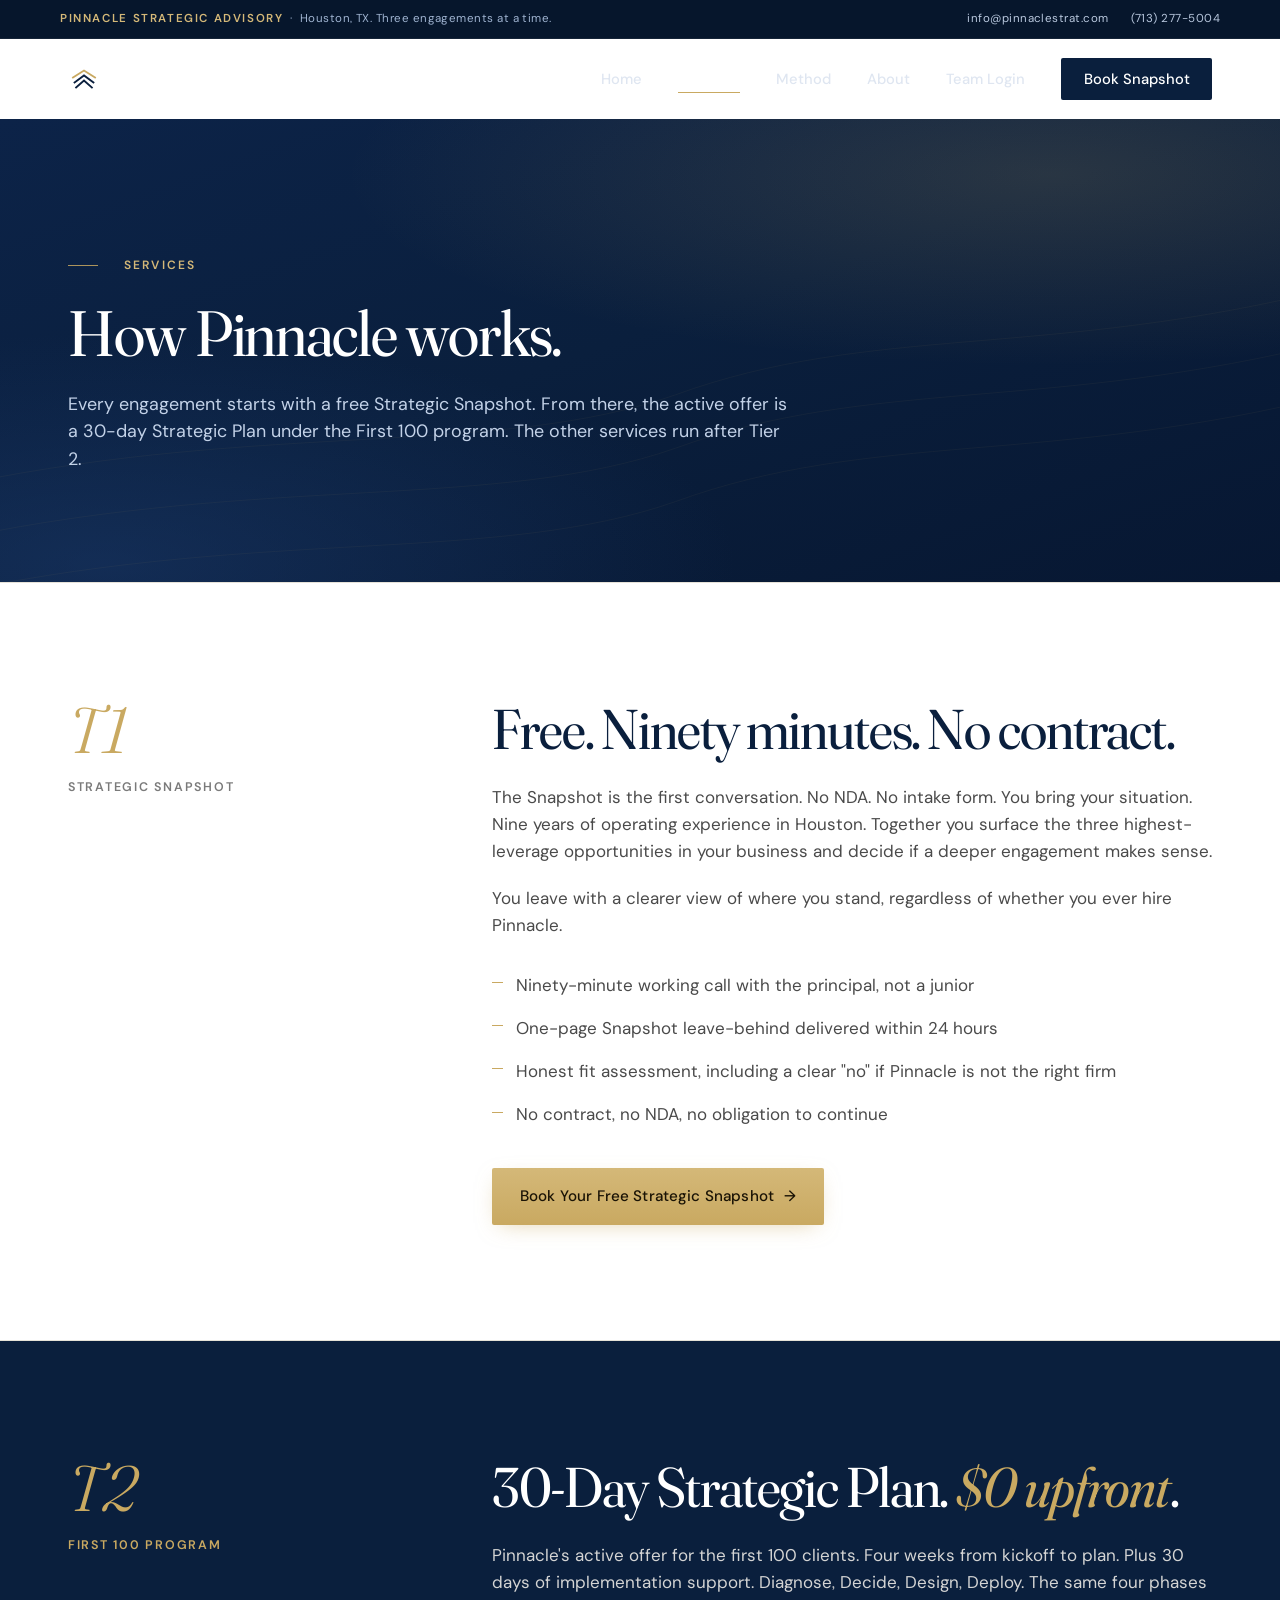
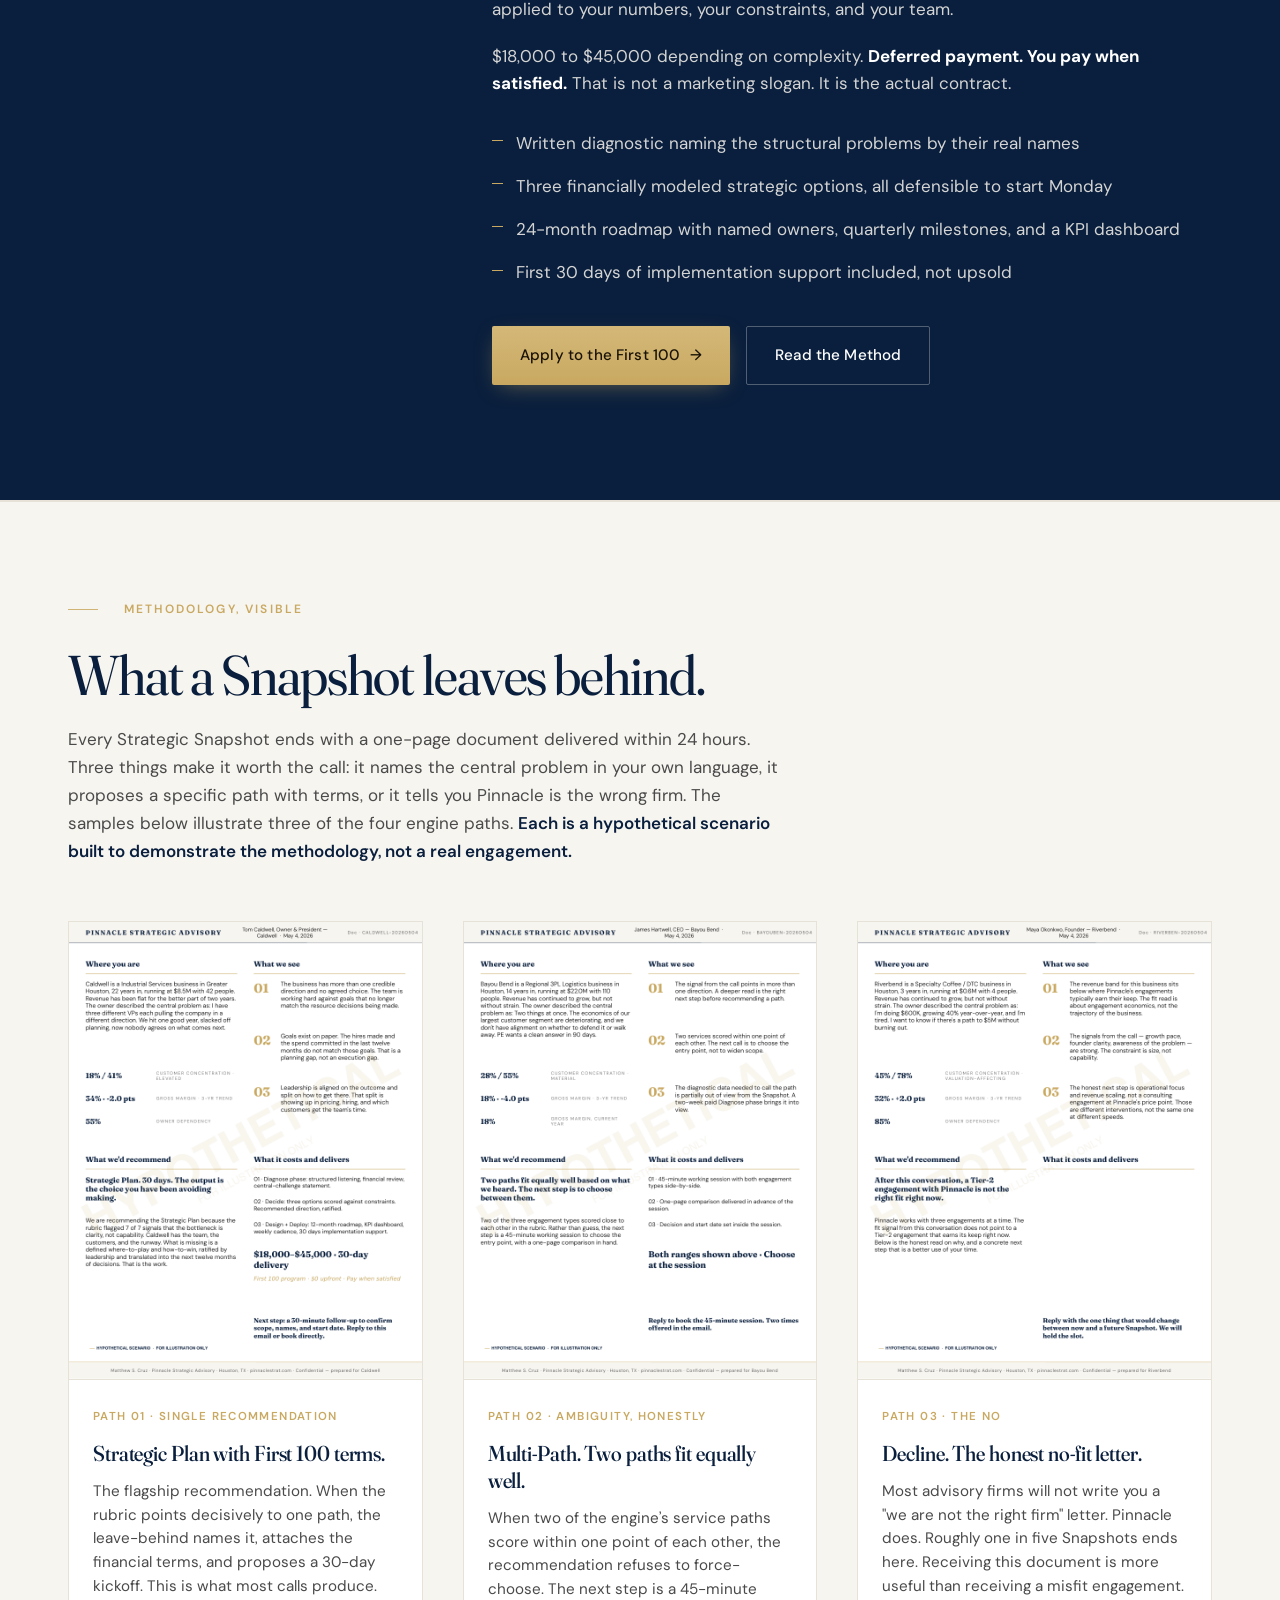
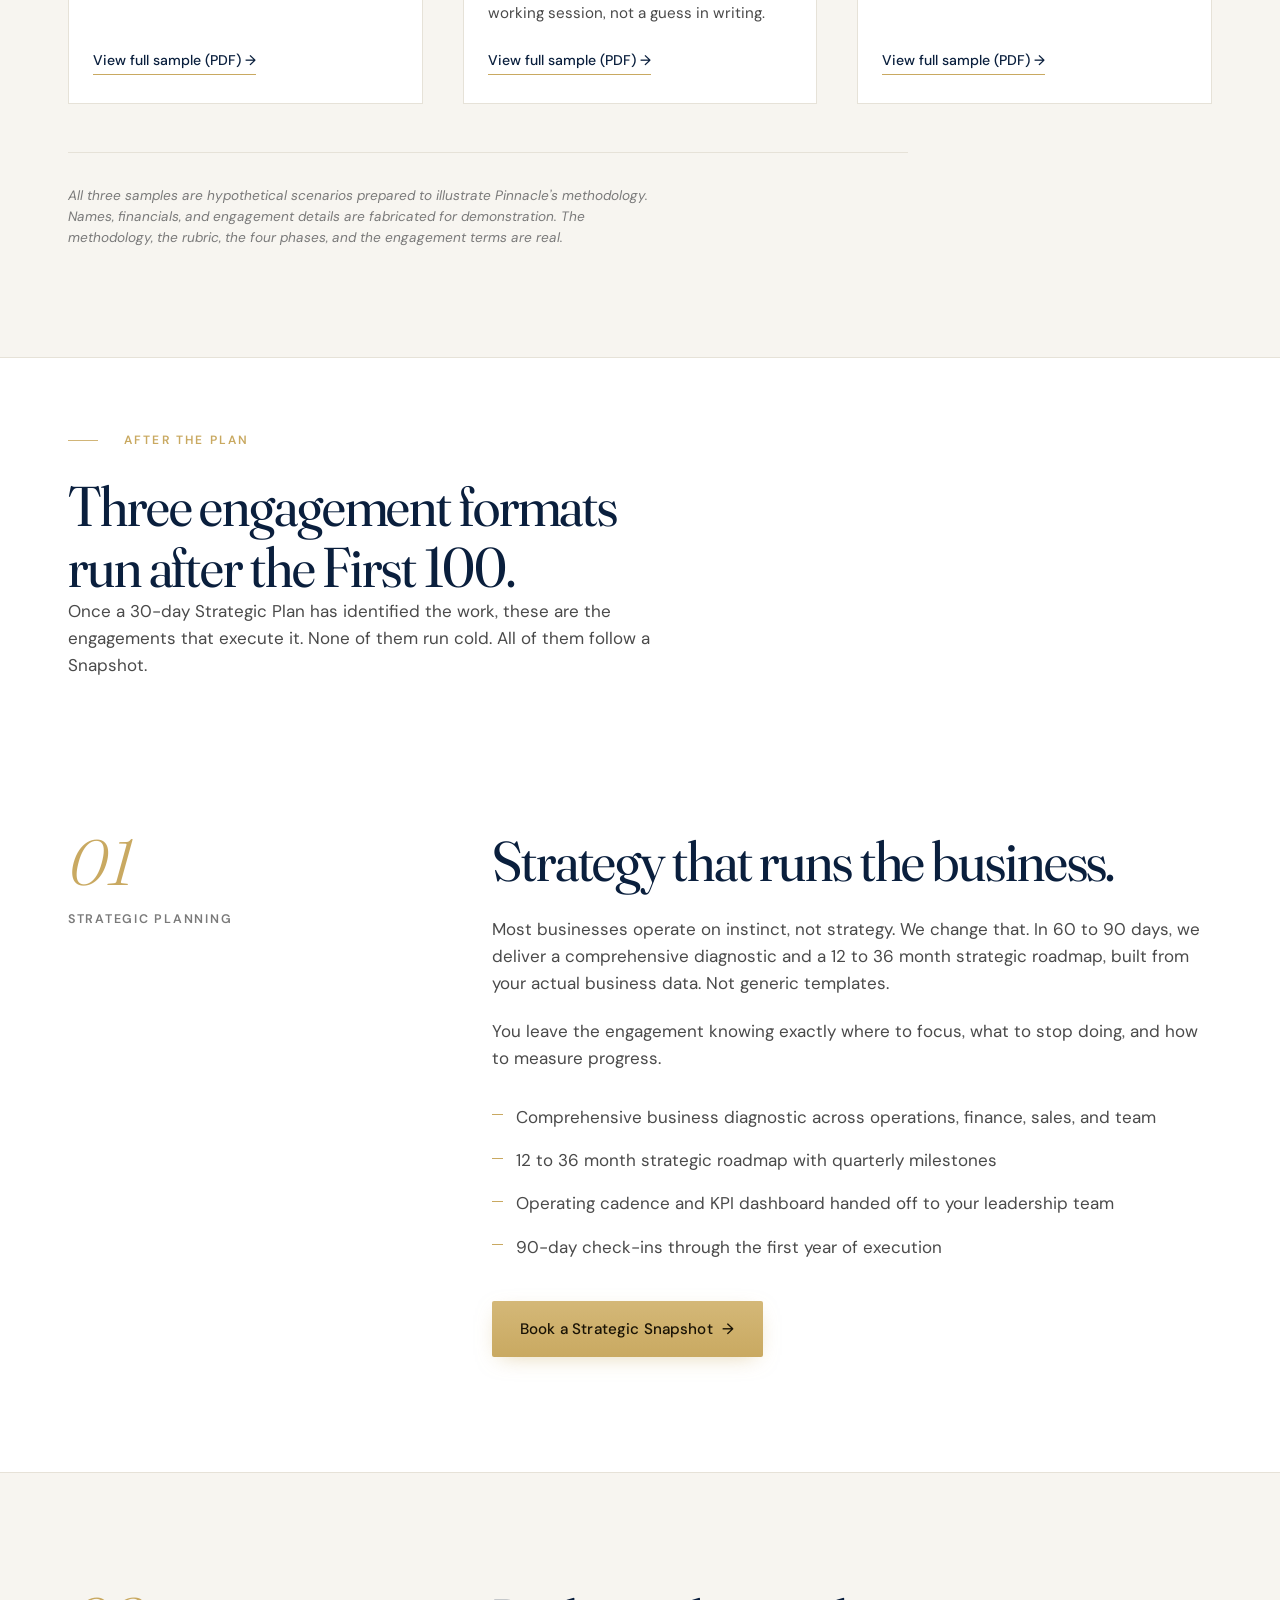
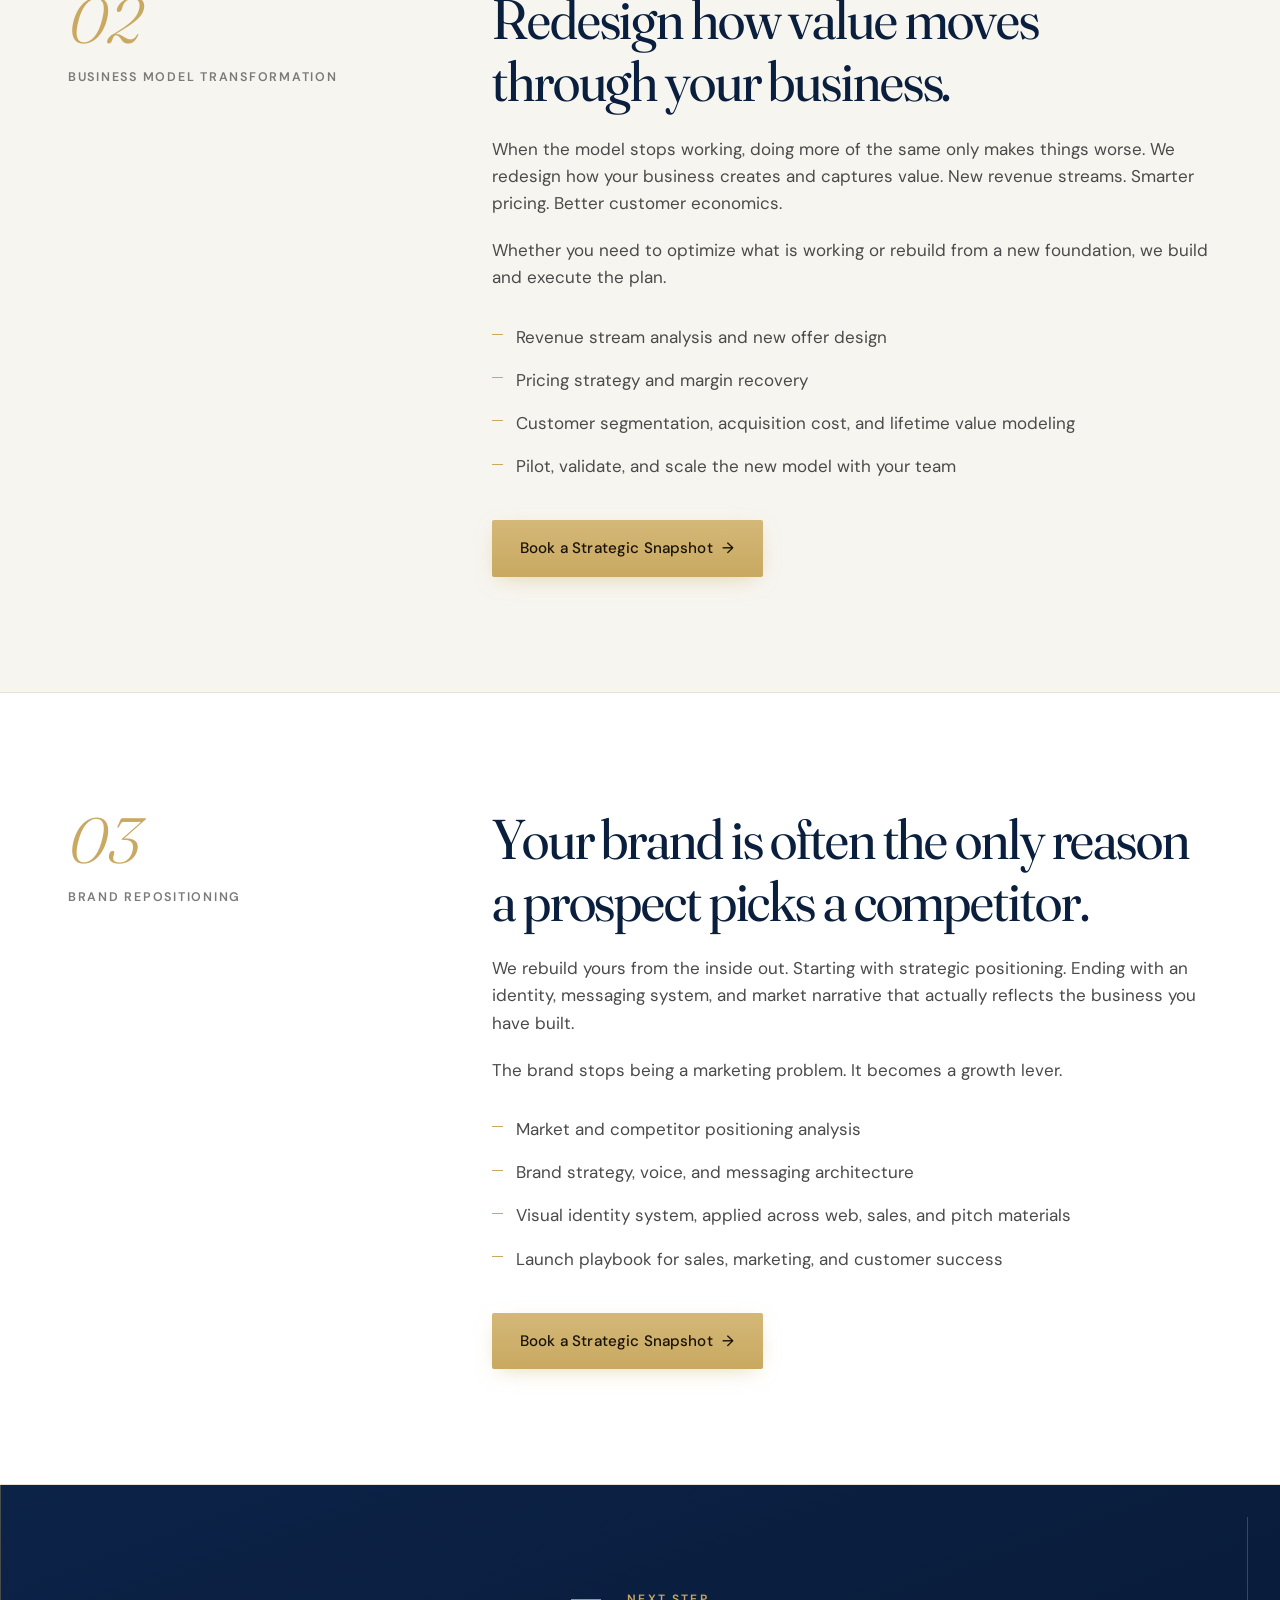
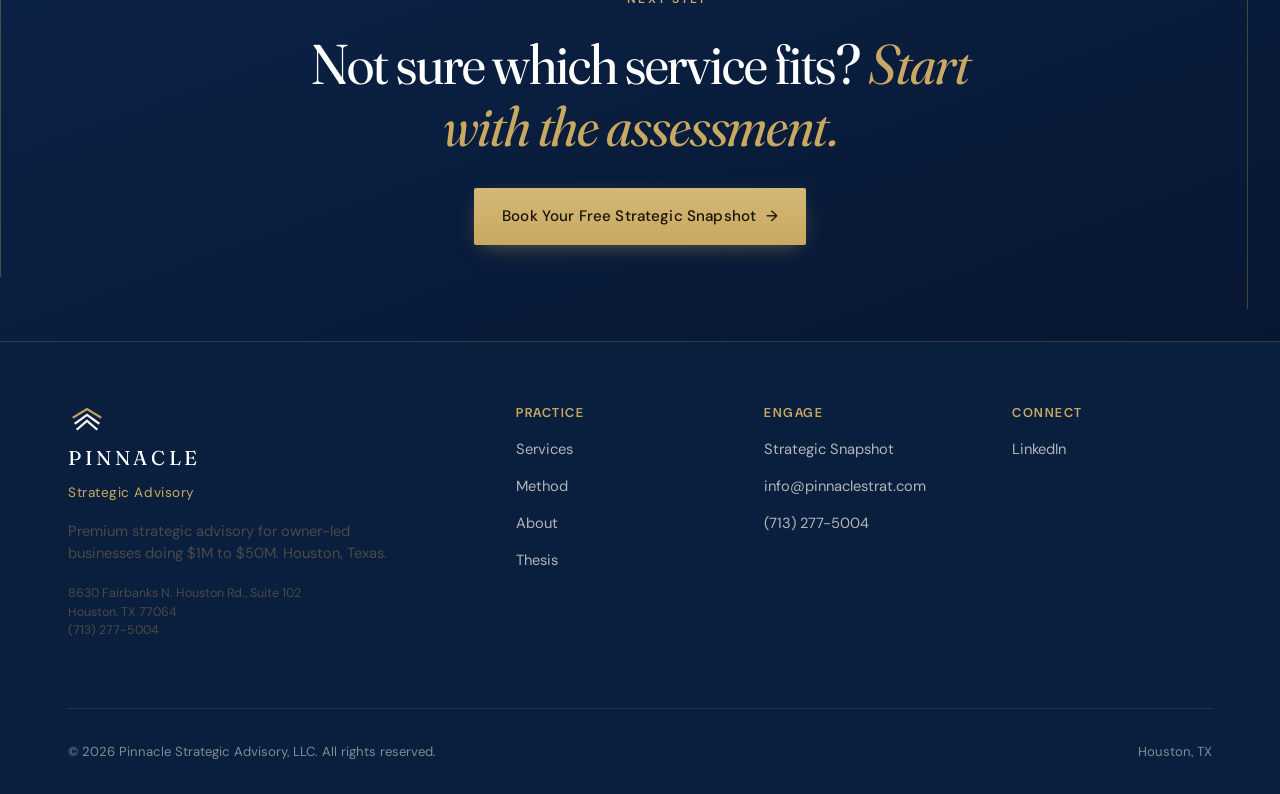
<file: services.html>
<!DOCTYPE html>
<html lang="en">
<head>
  <meta charset="UTF-8">
  <meta name="viewport" content="width=device-width, initial-scale=1.0">
  <title>Services | Pinnacle Strategic Advisory</title>
  <meta name="description" content="Strategic Planning, Business Model Transformation, and Brand Repositioning. Premium consulting for small and mid-size businesses.">
  <meta name="theme-color" content="#0a1a36">
  <meta property="og:title" content="Services | Pinnacle Strategic Advisory" />
  <meta property="og:description" content="Strategic Planning, Business Model Transformation, and Brand Repositioning. Premium consulting for small and mid-size businesses." />
  <meta property="og:type" content="website" />
  <meta property="og:url" content="https://pinnaclestrat.com/services.html" />
  <meta property="og:site_name" content="Pinnacle Strategic Advisory" />
  <meta property="og:image" content="https://pinnaclestrat.com/assets/og-image.png" />
  <meta property="og:image:secure_url" content="https://pinnaclestrat.com/assets/og-image.png" />
  <meta property="og:image:type" content="image/png" />
  <meta property="og:image:width" content="1200" />
  <meta property="og:image:height" content="630" />
  <meta property="og:image:alt" content="Pinnacle Strategic Advisory" />
  <meta name="twitter:card" content="summary_large_image" />
  <meta name="twitter:image" content="https://pinnaclestrat.com/assets/og-image.png" />
  <meta name="twitter:image:alt" content="Pinnacle Strategic Advisory" />
  <meta name="twitter:title" content="Services | Pinnacle Strategic Advisory" />
  <meta name="twitter:description" content="Strategic Planning, Business Model Transformation, and Brand Repositioning. Premium consulting for small and mid-size businesses." />

  <link rel="preconnect" href="https://fonts.googleapis.com">
  <link rel="preconnect" href="https://fonts.gstatic.com" crossorigin>
  <link href="https://fonts.googleapis.com/css2?family=Fraunces:ital,opsz,wght@0,9..144,300..600;1,9..144,300..600&family=DM+Sans:opsz,wght@9..40,400;9..40,500;9..40,600;9..40,700&display=swap" rel="stylesheet">
  <link rel="stylesheet" href="css/style.css">
  <link rel="stylesheet" href="css/immersive.css">
  <link rel="icon" type="image/svg+xml" href="assets/mark-chevron.svg">
</head>
<body>

<div class="im-utility"><div class="container">
  <div class="left"><span class="badge">Pinnacle Strategic Advisory</span> &nbsp;&middot;&nbsp; Houston, TX. Three engagements at a time.</div>
  <div class="right"><a href="mailto:info@pinnaclestrat.com">info@pinnaclestrat.com</a><a href="tel:+17132775004">(713) 277-5004</a></div>
</div></div>
<header class="site-header">
  <nav class="nav" aria-label="Primary">
    <a href="index.html" class="brand"><span class="brand-mark"><img src="assets/mark-chevron.svg" alt=""></span><span>PINNACLE</span></a>
    <ul class="nav-links" id="nav-links">
      <li><a href="index.html">Home</a></li>
      <li><a href="services.html" class="active">Services</a></li>
      <li><a href="process.html">Method</a></li>
      <li><a href="about.html">About</a></li>
      <li><a href="https://training.pinnaclestrat.com" target="_blank" rel="noopener">Team Login</a></li>
      <li><a href="contact.html" class="nav-cta">Book Snapshot</a></li>
    </ul>
    <button class="menu-toggle" aria-label="Toggle menu" aria-expanded="false" aria-controls="nav-links">
      <span></span><span></span><span></span>
    </button>
  </nav>
</header>

<main>

<section class="page-hero">
  <div class="container">
    <span class="eyebrow fade-in">Services</span>
    <h1 class="fade-in delay-1">How Pinnacle works.</h1>
    <p class="lede fade-in delay-2">
      Every engagement starts with a free Strategic Snapshot. From there, the active offer is a 30-day Strategic Plan under the First 100 program. The other services run after Tier 2.
    </p>
  </div>
</section>

<!-- TIER 1 - STRATEGIC SNAPSHOT -->
<section class="service-block" id="snapshot">
  <div class="container">
    <div class="service-block-grid">
      <div class="service-block-meta fade-in">
        <div class="service-block-num">T1</div>
        <div class="service-block-tag">Strategic Snapshot</div>
      </div>
      <div class="fade-in delay-1">
        <h2>Free. Ninety minutes. No contract.</h2>
        <p>
          The Snapshot is the first conversation. No NDA. No intake form. You bring your situation. Nine years of operating experience in Houston. Together you surface the three highest-leverage opportunities in your business and decide if a deeper engagement makes sense.
        </p>
        <p>
          You leave with a clearer view of where you stand, regardless of whether you ever hire Pinnacle.
        </p>
        <ul class="service-block-features">
          <li>Ninety-minute working call with the principal, not a junior</li>
          <li>One-page Snapshot leave-behind delivered within 24 hours</li>
          <li>Honest fit assessment, including a clear "no" if Pinnacle is not the right firm</li>
          <li>No contract, no NDA, no obligation to continue</li>
        </ul>
        <div style="margin-top: 2.5rem;">
          <a href="contact.html" class="btn btn-primary">
            Book Your Free Strategic Snapshot
            <span class="arrow">&rarr;</span>
          </a>
        </div>
      </div>
    </div>
  </div>
</section>

<!-- TIER 2 - 30-DAY STRATEGIC PLAN (FIRST 100) -->
<section class="service-block" id="first-100" style="background: var(--navy-900); color: var(--cream); position: relative;">
  <div class="container">
    <div class="service-block-grid">
      <div class="service-block-meta fade-in">
        <div class="service-block-num" style="color: var(--gold-500);">T2</div>
        <div class="service-block-tag" style="color: var(--gold-500);">First 100 Program</div>
      </div>
      <div class="fade-in delay-1">
        <h2 style="color: var(--cream);">30-Day Strategic Plan. <em style="color: var(--gold-500); font-style: italic;">$0 upfront</em>.</h2>
        <p style="color: rgba(248, 245, 238, 0.85);">
          Pinnacle's active offer for the first 100 clients. Four weeks from kickoff to plan. Plus 30 days of implementation support. Diagnose, Decide, Design, Deploy. The same four phases applied to your numbers, your constraints, and your team.
        </p>
        <p style="color: rgba(248, 245, 238, 0.85);">
          $18,000 to $45,000 depending on complexity. <strong style="color: var(--cream);">Deferred payment. You pay when satisfied.</strong> That is not a marketing slogan. It is the actual contract.
        </p>
        <ul class="service-block-features" style="color: rgba(248, 245, 238, 0.85);">
          <li style="color: rgba(248, 245, 238, 0.85);">Written diagnostic naming the structural problems by their real names</li>
          <li style="color: rgba(248, 245, 238, 0.85);">Three financially modeled strategic options, all defensible to start Monday</li>
          <li style="color: rgba(248, 245, 238, 0.85);">24-month roadmap with named owners, quarterly milestones, and a KPI dashboard</li>
          <li style="color: rgba(248, 245, 238, 0.85);">First 30 days of implementation support included, not upsold</li>
        </ul>
        <div style="margin-top: 2.5rem; display: flex; gap: 1rem; flex-wrap: wrap;">
          <a href="contact.html" class="btn btn-gold">
            Apply to the First 100
            <span class="arrow">&rarr;</span>
          </a>
          <a href="process.html" class="btn btn-secondary" style="border-color: rgba(248,245,238,0.3); color: var(--cream);">Read the Method</a>
        </div>
      </div>
    </div>
  </div>
</section>

<!-- WHAT A SNAPSHOT LEAVES BEHIND - Three sample PDFs (all hypothetical) -->
<section class="samples-section" id="samples">
  <div class="container">
    <div class="samples-intro fade-in">
      <span class="eyebrow">Methodology, Visible</span>
      <h2>What a Snapshot leaves behind.</h2>
      <p>Every Strategic Snapshot ends with a one-page document delivered within 24 hours. Three things make it worth the call: it names the central problem in your own language, it proposes a specific path with terms, or it tells you Pinnacle is the wrong firm. The samples below illustrate three of the four engine paths. <strong>Each is a hypothetical scenario built to demonstrate the methodology, not a real engagement.</strong></p>
    </div>

    <div class="samples-grid">

      <!-- Sample 1: Strategic Plan + First 100 (the flagship) -->
      <article class="sample-card fade-in">
        <a href="assets/samples/sample-strategic-plan.pdf" target="_blank" rel="noopener" class="sample-thumb-link" aria-label="Open Strategic Plan sample PDF in new tab">
          <div class="sample-thumb">
            <img src="assets/samples/sample-strategic-plan-thumb.png" alt="Sample Snapshot leave-behind: Strategic Plan recommendation with First 100 program terms" loading="lazy">
            <span class="sample-hover-label">View full sample &rarr;</span>
          </div>
        </a>
        <div class="sample-meta">
          <span class="sample-tag">Path 01 &middot; Single Recommendation</span>
          <h3>Strategic Plan with First 100 terms.</h3>
          <p>The flagship recommendation. When the rubric points decisively to one path, the leave-behind names it, attaches the financial terms, and proposes a 30-day kickoff. This is what most calls produce.</p>
          <a href="assets/samples/sample-strategic-plan.pdf" target="_blank" rel="noopener" class="service-link">View full sample (PDF) &rarr;</a>
        </div>
      </article>

      <!-- Sample 2: Multi-Path -->
      <article class="sample-card fade-in delay-1">
        <a href="assets/samples/sample-multi-path.pdf" target="_blank" rel="noopener" class="sample-thumb-link" aria-label="Open Multi-Path sample PDF in new tab">
          <div class="sample-thumb">
            <img src="assets/samples/sample-multi-path-thumb.png" alt="Sample Snapshot leave-behind: Multi-Path recommendation with two engagement options ranked equally" loading="lazy">
            <span class="sample-hover-label">View full sample &rarr;</span>
          </div>
        </a>
        <div class="sample-meta">
          <span class="sample-tag">Path 02 &middot; Ambiguity, Honestly</span>
          <h3>Multi-Path. Two paths fit equally well.</h3>
          <p>When two of the engine&rsquo;s service paths score within one point of each other, the recommendation refuses to force-choose. The next step is a 45-minute working session, not a guess in writing.</p>
          <a href="assets/samples/sample-multi-path.pdf" target="_blank" rel="noopener" class="service-link">View full sample (PDF) &rarr;</a>
        </div>
      </article>

      <!-- Sample 3: Decline (the moat) -->
      <article class="sample-card fade-in delay-2">
        <a href="assets/samples/sample-decline.pdf" target="_blank" rel="noopener" class="sample-thumb-link" aria-label="Open Decline sample PDF in new tab">
          <div class="sample-thumb">
            <img src="assets/samples/sample-decline-thumb.png" alt="Sample Snapshot leave-behind: Decline letter with honest fit assessment" loading="lazy">
            <span class="sample-hover-label">View full sample &rarr;</span>
          </div>
        </a>
        <div class="sample-meta">
          <span class="sample-tag">Path 03 &middot; The No</span>
          <h3>Decline. The honest no-fit letter.</h3>
          <p>Most advisory firms will not write you a "we are not the right firm" letter. Pinnacle does. Roughly one in five Snapshots ends here. Receiving this document is more useful than receiving a misfit engagement.</p>
          <a href="assets/samples/sample-decline.pdf" target="_blank" rel="noopener" class="service-link">View full sample (PDF) &rarr;</a>
        </div>
      </article>

    </div>

    <div class="samples-disclaimer fade-in">
      <p>All three samples are hypothetical scenarios prepared to illustrate Pinnacle&rsquo;s methodology. Names, financials, and engagement details are fabricated for demonstration. The methodology, the rubric, the four phases, and the engagement terms are real.</p>
    </div>
  </div>
</section>

<!-- DIVIDER FOR POST-FIRST-100 -->
<section style="padding: 4rem 0 1rem;">
  <div class="container">
    <div class="fade-in" style="max-width: 50ch;">
      <span class="eyebrow">After the Plan</span>
      <h2>Three engagement formats run after the First 100.</h2>
      <p>Once a 30-day Strategic Plan has identified the work, these are the engagements that execute it. None of them run cold. All of them follow a Snapshot.</p>
    </div>
  </div>
</section>

<!-- STRATEGIC PLANNING -->
<section class="service-block" id="strategic-planning">
  <div class="container">
    <div class="service-block-grid">
      <div class="service-block-meta fade-in">
        <div class="service-block-num">01</div>
        <div class="service-block-tag">Strategic Planning</div>
      </div>
      <div class="fade-in delay-1">
        <h2>Strategy that runs the business.</h2>
        <p>
          Most businesses operate on instinct, not strategy. We change that. In 60 to 90 days, we deliver a comprehensive diagnostic and a 12 to 36 month strategic roadmap, built from your actual business data. Not generic templates.
        </p>
        <p>
          You leave the engagement knowing exactly where to focus, what to stop doing, and how to measure progress.
        </p>
        <ul class="service-block-features">
          <li>Comprehensive business diagnostic across operations, finance, sales, and team</li>
          <li>12 to 36 month strategic roadmap with quarterly milestones</li>
          <li>Operating cadence and KPI dashboard handed off to your leadership team</li>
          <li>90-day check-ins through the first year of execution</li>
        </ul>
        <div style="margin-top: 2.5rem;">
          <a href="contact.html" class="btn btn-primary">
            Book a Strategic Snapshot
            <span class="arrow">&rarr;</span>
          </a>
        </div>
      </div>
    </div>
  </div>
</section>

<!-- BUSINESS MODEL -->
<section class="service-block" id="business-model" style="background: var(--cream-dark);">
  <div class="container">
    <div class="service-block-grid">
      <div class="service-block-meta fade-in">
        <div class="service-block-num">02</div>
        <div class="service-block-tag">Business Model Transformation</div>
      </div>
      <div class="fade-in delay-1">
        <h2>Redesign how value moves through your business.</h2>
        <p>
          When the model stops working, doing more of the same only makes things worse. We redesign how your business creates and captures value. New revenue streams. Smarter pricing. Better customer economics.
        </p>
        <p>
          Whether you need to optimize what is working or rebuild from a new foundation, we build and execute the plan.
        </p>
        <ul class="service-block-features">
          <li>Revenue stream analysis and new offer design</li>
          <li>Pricing strategy and margin recovery</li>
          <li>Customer segmentation, acquisition cost, and lifetime value modeling</li>
          <li>Pilot, validate, and scale the new model with your team</li>
        </ul>
        <div style="margin-top: 2.5rem;">
          <a href="contact.html" class="btn btn-primary">
            Book a Strategic Snapshot
            <span class="arrow">&rarr;</span>
          </a>
        </div>
      </div>
    </div>
  </div>
</section>

<!-- BRAND -->
<section class="service-block" id="brand">
  <div class="container">
    <div class="service-block-grid">
      <div class="service-block-meta fade-in">
        <div class="service-block-num">03</div>
        <div class="service-block-tag">Brand Repositioning</div>
      </div>
      <div class="fade-in delay-1">
        <h2>Your brand is often the only reason a prospect picks a competitor.</h2>
        <p>
          We rebuild yours from the inside out. Starting with strategic positioning. Ending with an identity, messaging system, and market narrative that actually reflects the business you have built.
        </p>
        <p>
          The brand stops being a marketing problem. It becomes a growth lever.
        </p>
        <ul class="service-block-features">
          <li>Market and competitor positioning analysis</li>
          <li>Brand strategy, voice, and messaging architecture</li>
          <li>Visual identity system, applied across web, sales, and pitch materials</li>
          <li>Launch playbook for sales, marketing, and customer success</li>
        </ul>
        <div style="margin-top: 2.5rem;">
          <a href="contact.html" class="btn btn-primary">
            Book a Strategic Snapshot
            <span class="arrow">&rarr;</span>
          </a>
        </div>
      </div>
    </div>
  </div>
</section>

<!-- CTA -->
<section class="cta-block">
  <div class="container fade-in">
    <span class="eyebrow">Next Step</span>
    <h2>Not sure which service fits? <em>Start with the assessment.</em></h2>
    <a href="contact.html" class="btn btn-gold">
      Book Your Free Strategic Snapshot
      <span class="arrow">&rarr;</span>
    </a>
  </div>
</section>

</main>

<footer class="site-footer">
  <div class="container">
    <div class="footer-grid">
      <div class="footer-col">
        <div class="footer-brand-mark"><img src="assets/mark-chevron-light.svg" alt="Pinnacle Strategic Advisory" style="width:38px;height:auto;margin-bottom:0.6rem;display:block;opacity:0.95;"></div><div class="footer-brand">PINNACLE</div>
        <span class="footer-brand-full">Strategic Advisory</span>
        <p class="footer-tag">Premium strategic advisory for owner-led businesses doing $1M to $50M. Houston, Texas.</p>
        <p class="footer-tag" style="margin-top: 1rem; font-size: 0.78rem;">
          8630 Fairbanks N. Houston Rd., Suite 102<br>
          Houston, TX 77064<br>
          (713) 277-5004
        </p>
      </div>
      <div class="footer-col">
        <h4>Practice</h4>
        <ul>
          <li><a href="services.html">Services</a></li>
          <li><a href="process.html">Method</a></li>
          <li><a href="about.html">About</a></li>
          <li><a href="thesis.html">Thesis</a></li>
        </ul>
      </div>
      <div class="footer-col">
        <h4>Engage</h4>
        <ul>
          <li><a href="contact.html">Strategic Snapshot</a></li>
          <li><a href="mailto:info@pinnaclestrat.com">info@pinnaclestrat.com</a></li>
          <li><a href="tel:+17132775004">(713) 277-5004</a></li>
        </ul>
      </div>
      <div class="footer-col">
        <h4>Connect</h4>
        <ul>
          <li><a href="https://www.linkedin.com/in/pinnacle-strategic-advisory" rel="me" target="_blank">LinkedIn</a></li>
        </ul>
      </div>
    </div>
    <div class="footer-bottom">
      <div>&copy; <span id="year">2026</span> Pinnacle Strategic Advisory, LLC. All rights reserved.</div>
      <div>Houston, TX</div>
    </div>
  </div>
</footer>

<script src="js/main.js"></script>
<script>document.getElementById('year').textContent = new Date().getFullYear();</script>
</body>
</html>
</file>
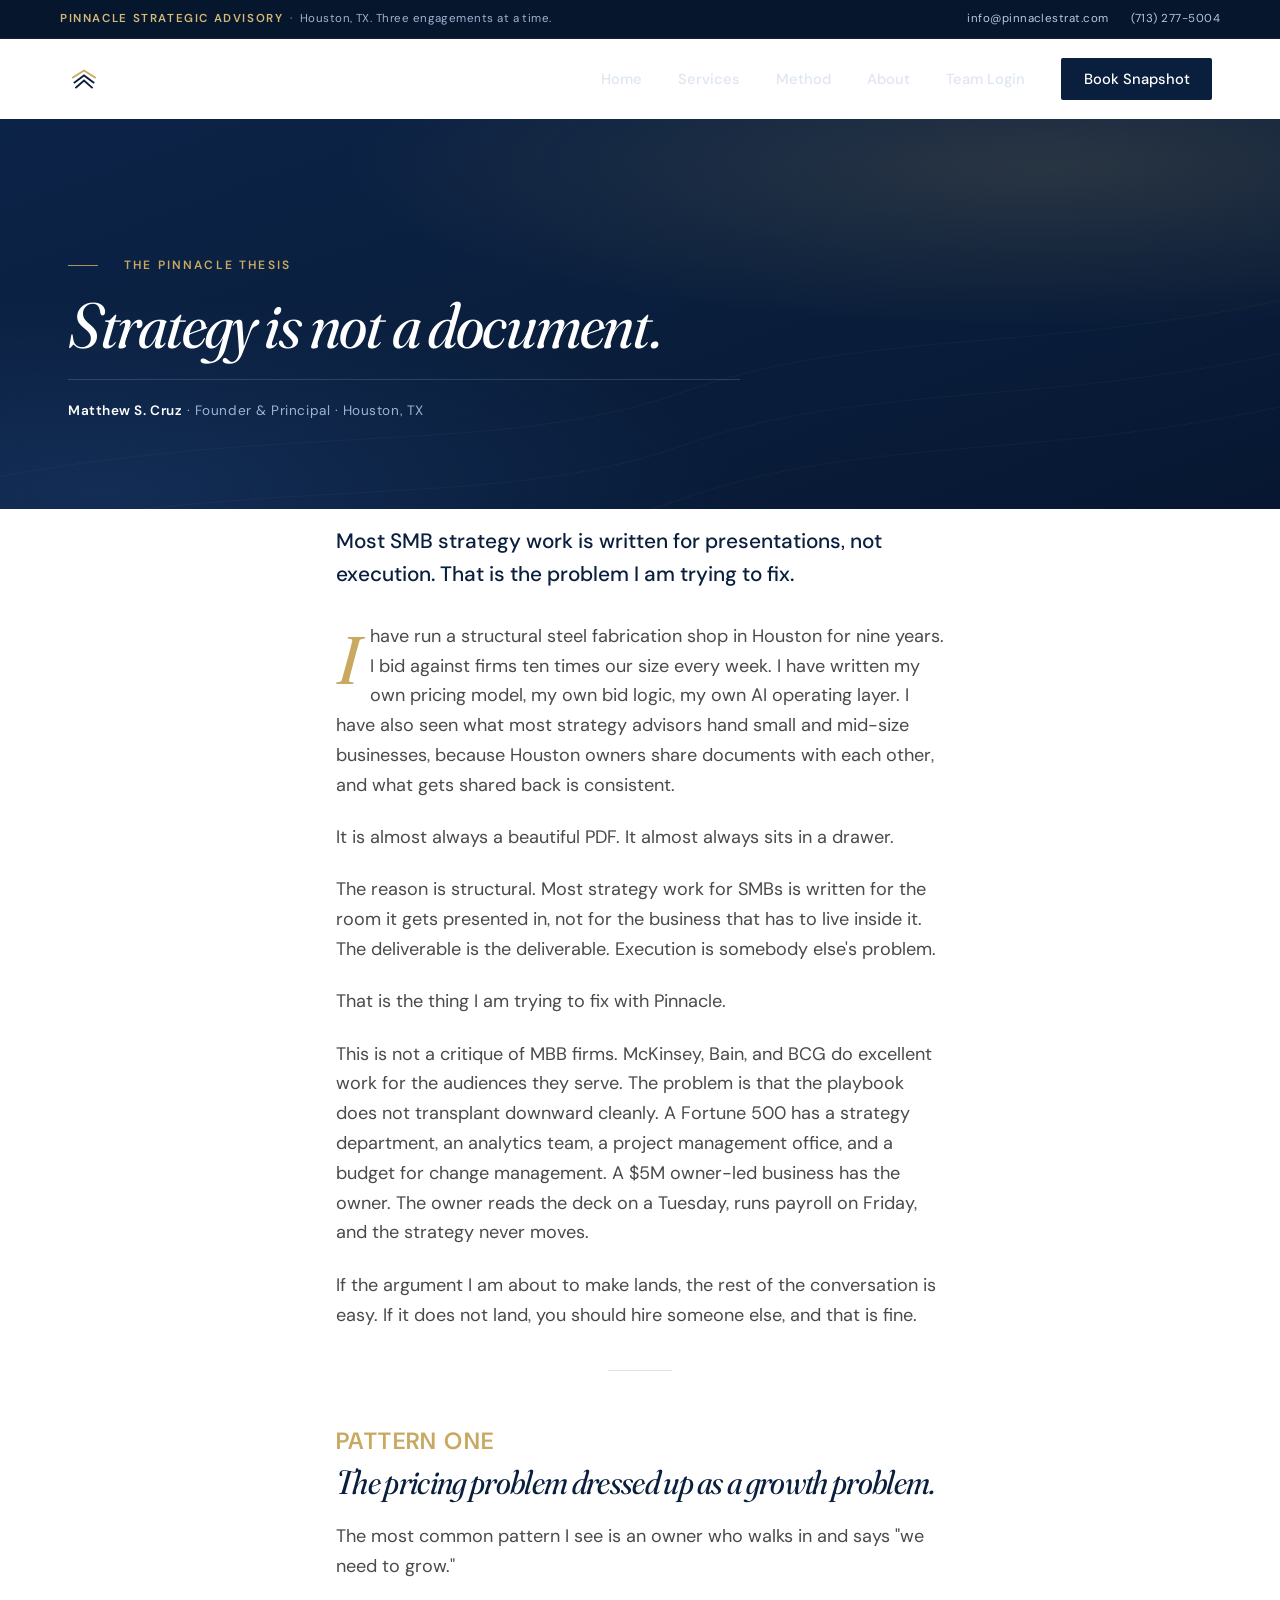
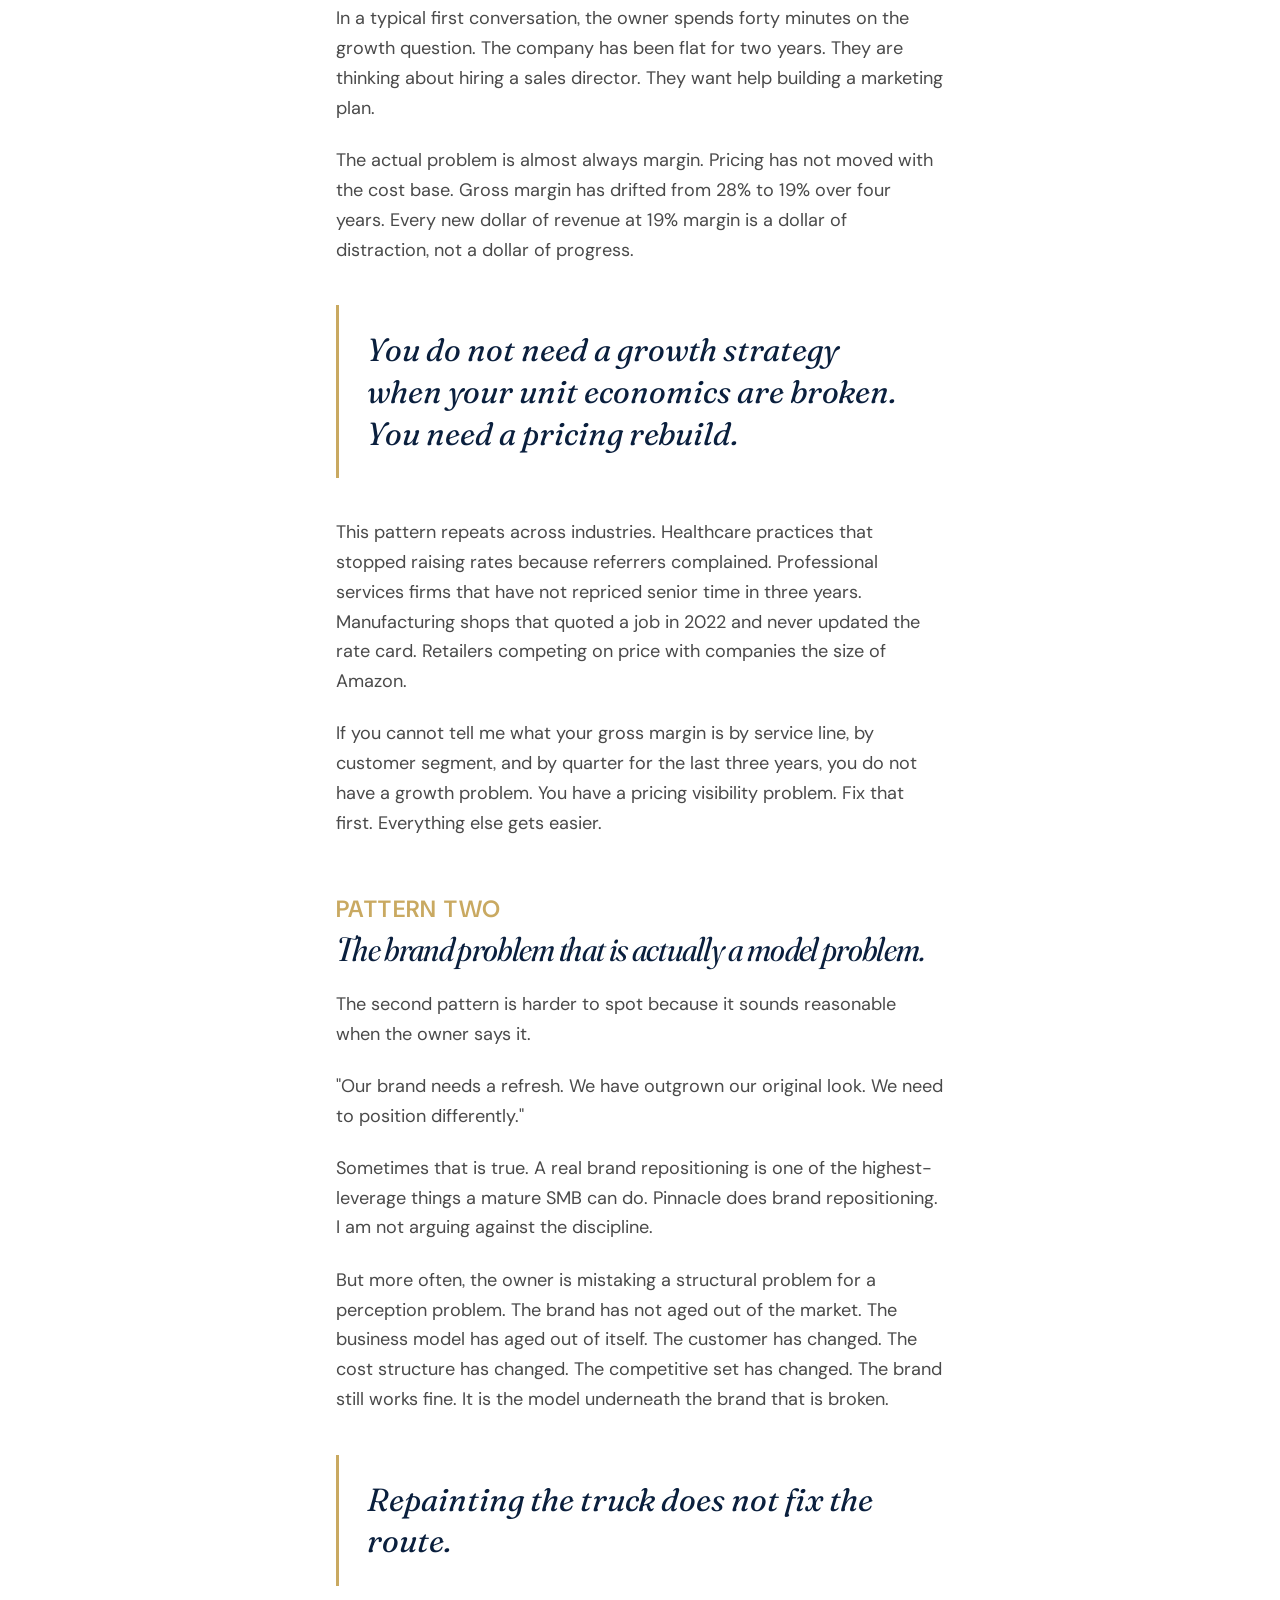
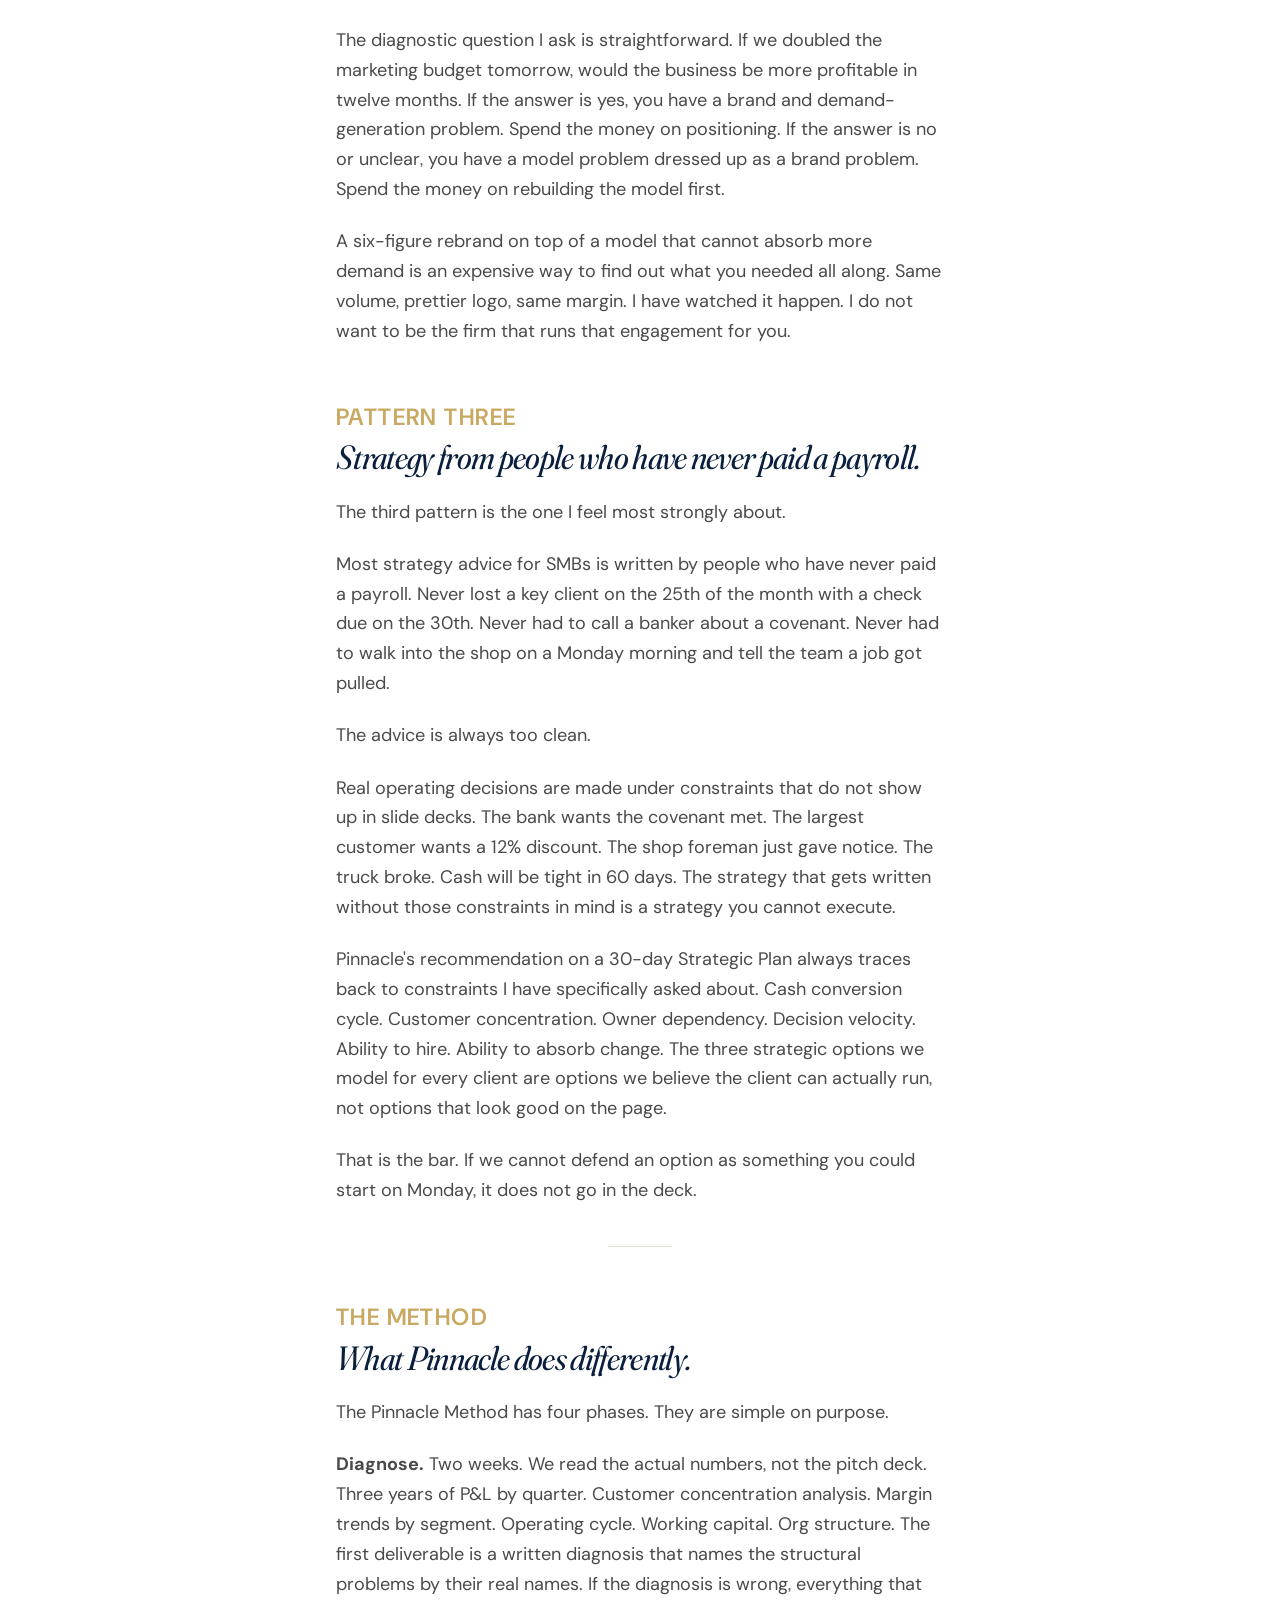
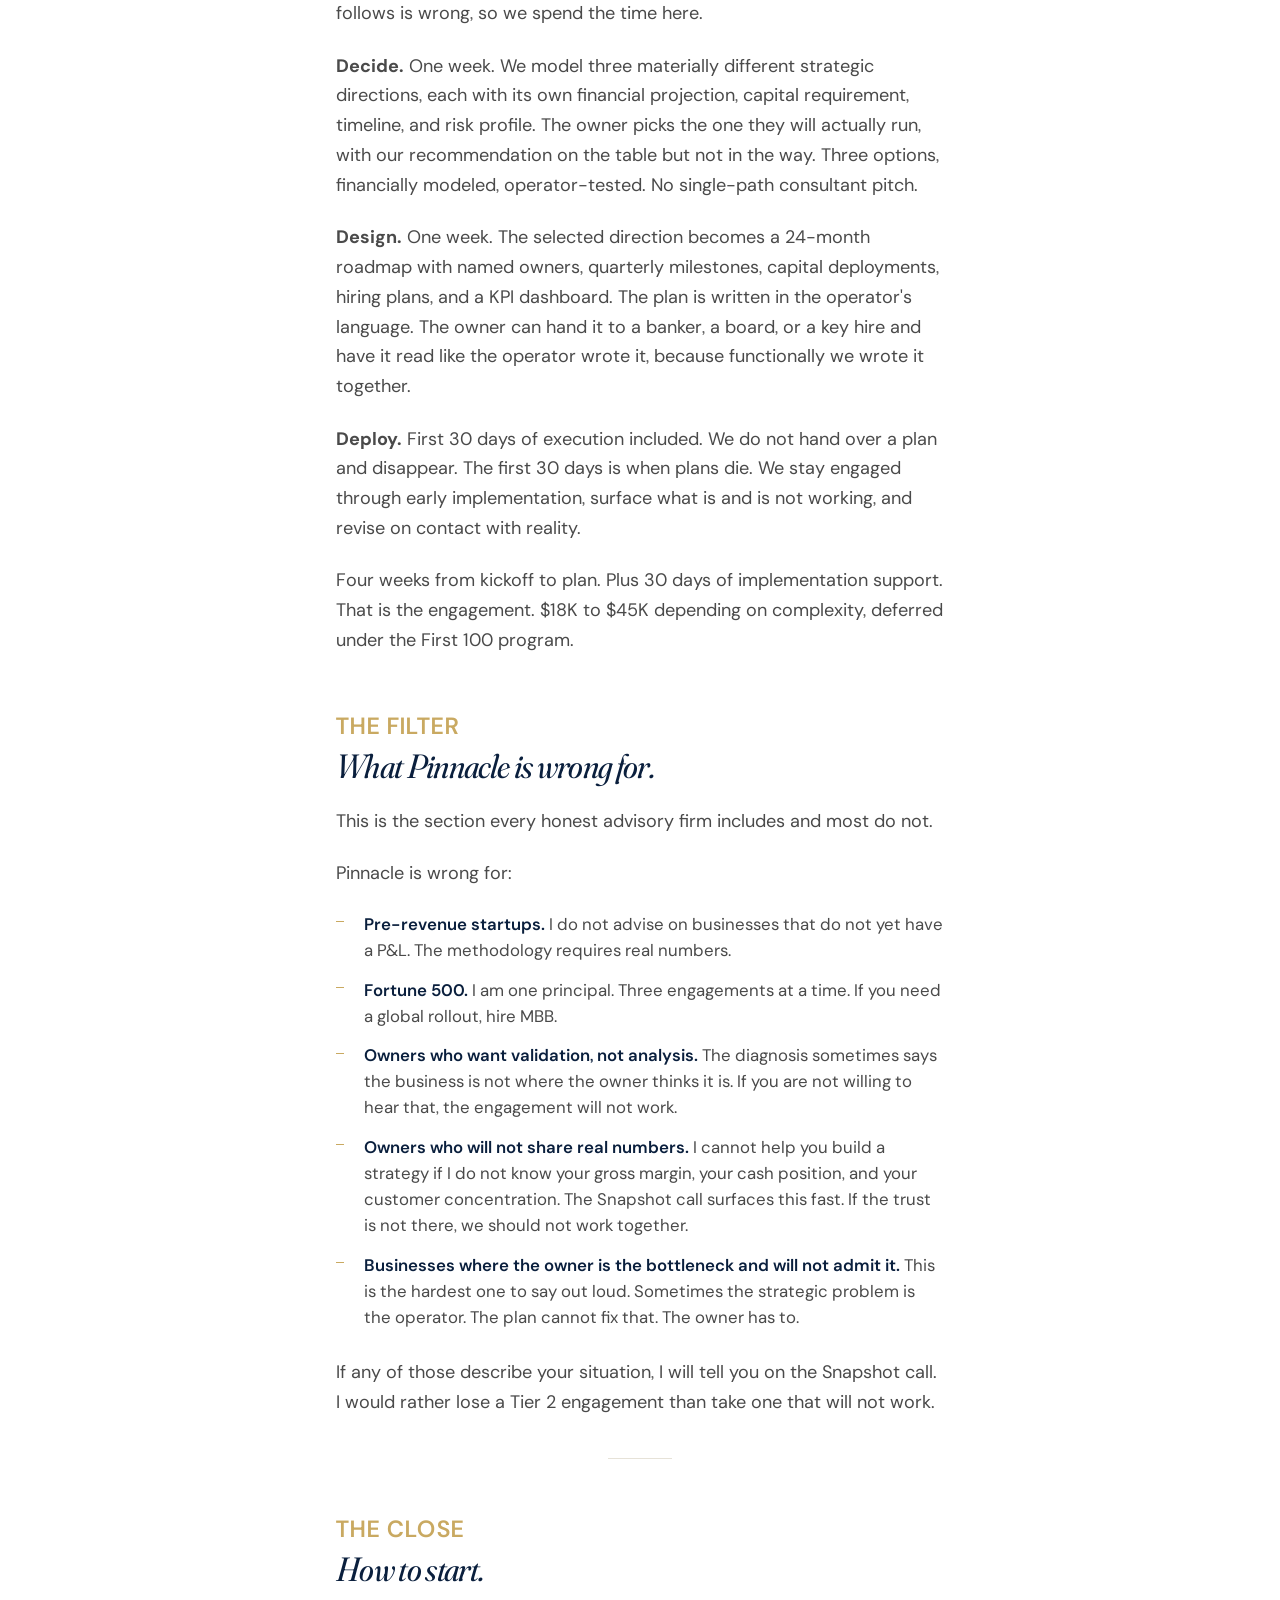
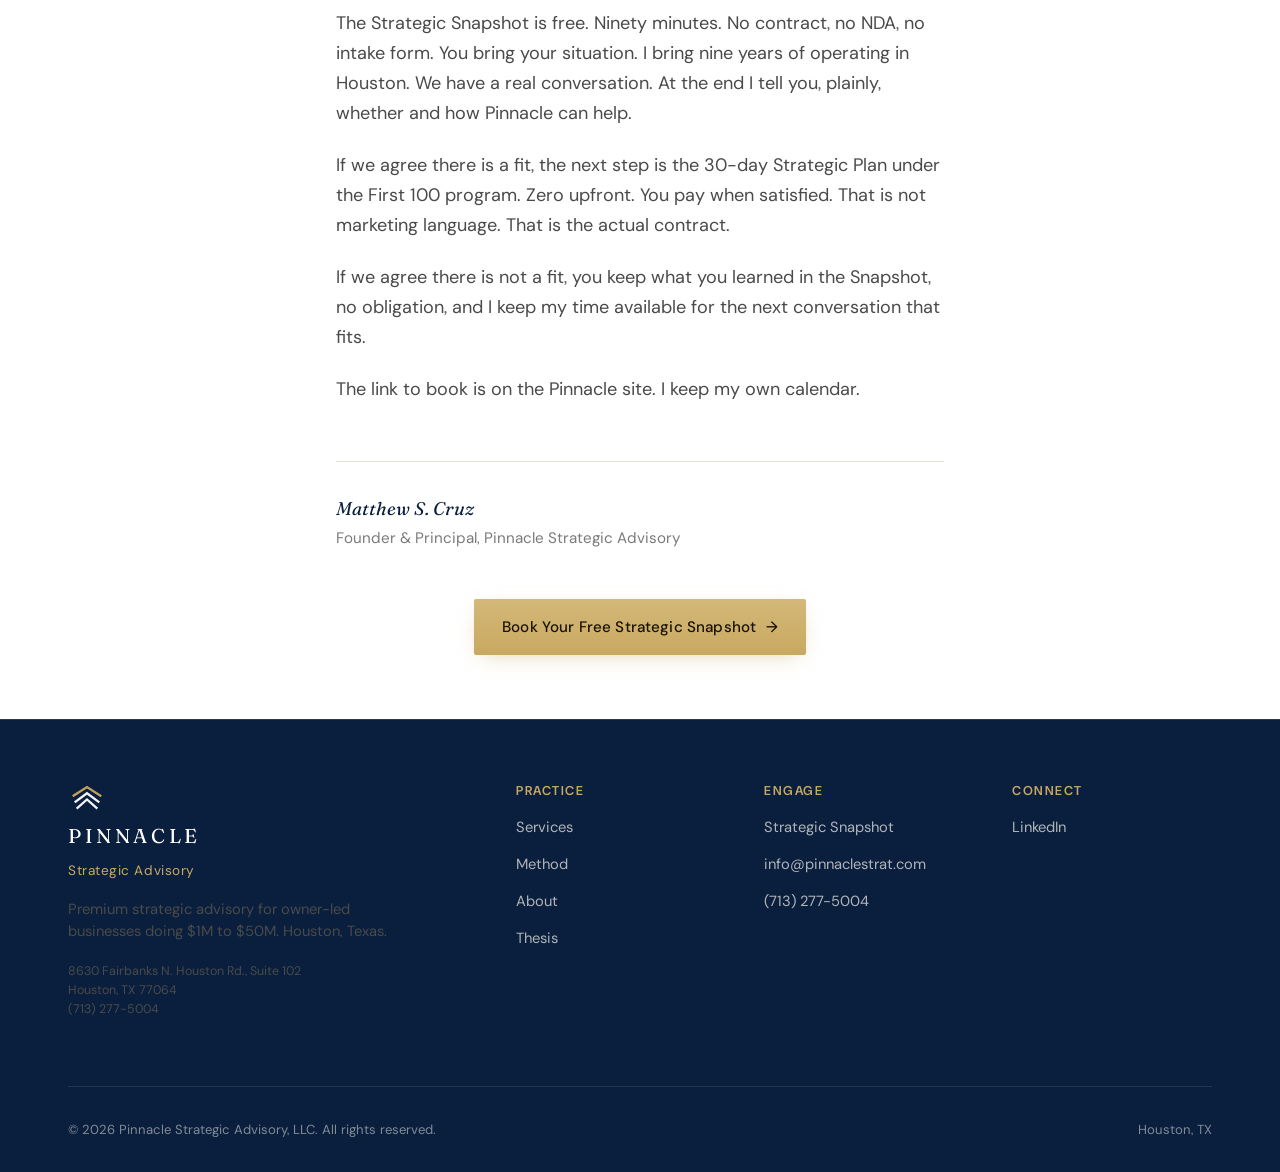
<file: thesis.html>
<!DOCTYPE html>
<html lang="en">
<head>
  <meta charset="UTF-8">
  <meta name="viewport" content="width=device-width, initial-scale=1.0">
  <title>Strategy is not a document. | Pinnacle Strategic Advisory</title>
  <meta name="description" content="Most SMB strategy work is written for the meeting it gets presented in, not the company it gets executed by. What Pinnacle does differently.">
  <meta name="theme-color" content="#0a1f3d">

  <meta property="og:title" content="Strategy is not a document.">
  <meta property="og:description" content="Most SMB strategy work is written for the meeting it gets presented in, not the company it gets executed by. The thesis behind Pinnacle Strategic Advisory.">
  <meta property="og:type" content="article">
  <meta property="og:url" content="https://pinnaclestrat.com/thesis.html">
  <meta property="og:image" content="https://pinnaclestrat.com/assets/og-image.png" />
  <meta property="og:image:secure_url" content="https://pinnaclestrat.com/assets/og-image.png" />
  <meta property="og:image:type" content="image/png" />
  <meta property="og:image:width" content="1200" />
  <meta property="og:image:height" content="630" />
  <meta property="og:image:alt" content="Pinnacle Strategic Advisory" />
  <meta name="twitter:card" content="summary_large_image" />
  <meta name="twitter:image" content="https://pinnaclestrat.com/assets/og-image.png" />
  <meta name="twitter:image:alt" content="Pinnacle Strategic Advisory" />

  <link rel="preconnect" href="https://fonts.googleapis.com">
  <link rel="preconnect" href="https://fonts.gstatic.com" crossorigin>
  <link href="https://fonts.googleapis.com/css2?family=Fraunces:ital,opsz,wght@0,9..144,300..600;1,9..144,300..600&family=DM+Sans:opsz,wght@9..40,400;9..40,500;9..40,600;9..40,700&display=swap" rel="stylesheet">
  <link rel="stylesheet" href="css/style.css">
  <link rel="stylesheet" href="css/immersive.css">
  <link rel="icon" type="image/svg+xml" href="assets/mark-chevron.svg">

  <style>
    .essay-hero { padding-top: clamp(3rem, 6vw, 5rem); padding-bottom: 2rem; }
    .essay-hero .eyebrow { color: var(--gold-500); margin-bottom: 1rem; }
    .essay-hero h1 {
      font-size: clamp(2.4rem, 5vw, 4rem);
      line-height: 1.05;
      margin-bottom: 1.25rem;
      max-width: 18ch;
      font-style: italic;
      font-variation-settings: 'opsz' 144, 'SOFT' 30, 'WONK' 1;
    }
    .essay-meta {
      font-size: 0.85rem;
      color: var(--ink-mute);
      letter-spacing: 0.04em;
      padding-top: 1.25rem;
      border-top: 1px solid var(--rule);
      max-width: 42rem;
    }
    .essay-meta strong { color: var(--navy-900); font-weight: 600; }
    .essay-body {
      max-width: 38rem;
      margin: 0 auto;
      padding: 1rem 0 4rem;
    }
    .essay-body > p,
    .essay-body > h2,
    .essay-body > h3,
    .essay-body > ul {
      max-width: 38rem;
    }
    .essay-body p {
      font-size: 1.13rem;
      line-height: 1.65;
      color: var(--ink-soft);
      margin-bottom: 1.4rem;
      hanging-punctuation: first last;
    }
    .essay-body p.lede {
      font-size: 1.3rem;
      line-height: 1.55;
      color: var(--navy-900);
      font-weight: 500;
      margin-bottom: 2rem;
    }
    .essay-body p.dropcap::first-letter {
      font-family: 'Fraunces', serif;
      font-style: italic;
      font-size: 4.2rem;
      line-height: 0.9;
      float: left;
      padding: 0.5rem 0.6rem 0 0;
      color: var(--gold-500);
      font-weight: 400;
    }
    .essay-body h2 {
      font-family: 'Fraunces', serif;
      font-style: italic;
      font-size: clamp(1.6rem, 2.8vw, 2.1rem);
      font-weight: 400;
      color: var(--navy-900);
      margin-top: 3.5rem;
      margin-bottom: 1.25rem;
      line-height: 1.2;
    }
    .essay-body h2 .num {
      font-style: normal;
      color: var(--gold-500);
      font-size: 0.7em;
      letter-spacing: 0.06em;
      display: block;
      margin-bottom: 0.4rem;
      font-family: 'DM Sans', sans-serif;
      font-weight: 600;
      text-transform: uppercase;
    }
    .essay-body ul {
      margin: 1rem 0 1.75rem;
      padding-left: 0;
      list-style: none;
    }
    .essay-body ul li {
      font-size: 1.05rem;
      line-height: 1.55;
      color: var(--ink-soft);
      margin-bottom: 0.85rem;
      padding-left: 1.75rem;
      position: relative;
    }
    .essay-body ul li::before {
      content: '';
      position: absolute;
      left: 0;
      top: 0.65rem;
      width: 8px;
      height: 1px;
      background: var(--gold-500);
    }
    .essay-body ul li strong { color: var(--navy-900); font-weight: 600; }
    .essay-divider {
      border: none;
      border-top: 1px solid var(--rule);
      max-width: 4rem;
      margin: 2.5rem auto;
    }
    .essay-pullquote {
      font-family: 'Fraunces', serif;
      font-style: italic;
      font-size: clamp(1.5rem, 3vw, 2rem);
      line-height: 1.3;
      color: var(--navy-900);
      padding: 1.5rem 0;
      border-left: 3px solid var(--gold-500);
      padding-left: 1.75rem;
      margin: 2.5rem 0;
      max-width: 36rem;
    }
    .essay-signoff {
      margin-top: 3.5rem;
      padding-top: 2rem;
      border-top: 1px solid var(--rule);
      font-size: 0.95rem;
      color: var(--ink-mute);
    }
    .essay-signoff strong {
      display: block;
      font-family: 'Fraunces', serif;
      font-size: 1.15rem;
      color: var(--navy-900);
      font-style: italic;
      font-weight: 400;
      margin-bottom: 0.2rem;
    }
  </style>
</head>
<body>

<div class="im-utility"><div class="container">
  <div class="left"><span class="badge">Pinnacle Strategic Advisory</span> &nbsp;&middot;&nbsp; Houston, TX. Three engagements at a time.</div>
  <div class="right"><a href="mailto:info@pinnaclestrat.com">info@pinnaclestrat.com</a><a href="tel:+17132775004">(713) 277-5004</a></div>
</div></div>
<header class="site-header">
  <nav class="nav" aria-label="Primary">
    <a href="index.html" class="brand"><span class="brand-mark"><img src="assets/mark-chevron.svg" alt=""></span><span>PINNACLE</span></a>
    <ul class="nav-links" id="nav-links">
      <li><a href="index.html">Home</a></li>
      <li><a href="services.html">Services</a></li>
      <li><a href="process.html">Method</a></li>
      <li><a href="about.html">About</a></li>
      <li><a href="https://training.pinnaclestrat.com" target="_blank" rel="noopener">Team Login</a></li>
      <li><a href="contact.html" class="nav-cta">Book Snapshot</a></li>
    </ul>
    <button class="menu-toggle" aria-label="Toggle menu" aria-expanded="false" aria-controls="nav-links">
      <span></span><span></span><span></span>
    </button>
  </nav>
</header>

<main>

<section class="essay-hero">
  <div class="container">
    <span class="eyebrow fade-in">The Pinnacle Thesis</span>
    <h1 class="fade-in delay-1">Strategy is not a document.</h1>
    <div class="essay-meta fade-in delay-2">
      <strong>Matthew S. Cruz</strong> &middot; Founder &amp; Principal &middot; Houston, TX
    </div>
  </div>
</section>

<article class="essay-body container">

  <p class="lede fade-in">
    Most SMB strategy work is written for presentations, not execution. That is the problem I am trying to fix.
  </p>

  <p class="dropcap fade-in">
    I have run a structural steel fabrication shop in Houston for nine years. I bid against firms ten times our size every week. I have written my own pricing model, my own bid logic, my own AI operating layer. I have also seen what most strategy advisors hand small and mid-size businesses, because Houston owners share documents with each other, and what gets shared back is consistent.
  </p>

  <p class="fade-in">
    It is almost always a beautiful PDF. It almost always sits in a drawer.
  </p>

  <p class="fade-in">
    The reason is structural. Most strategy work for SMBs is written for the room it gets presented in, not for the business that has to live inside it. The deliverable is the deliverable. Execution is somebody else's problem.
  </p>

  <p class="fade-in">
    That is the thing I am trying to fix with Pinnacle.
  </p>

  <p class="fade-in">
    This is not a critique of MBB firms. McKinsey, Bain, and BCG do excellent work for the audiences they serve. The problem is that the playbook does not transplant downward cleanly. A Fortune 500 has a strategy department, an analytics team, a project management office, and a budget for change management. A $5M owner-led business has the owner. The owner reads the deck on a Tuesday, runs payroll on Friday, and the strategy never moves.
  </p>

  <p class="fade-in">
    If the argument I am about to make lands, the rest of the conversation is easy. If it does not land, you should hire someone else, and that is fine.
  </p>

  <hr class="essay-divider">

  <h2 class="fade-in"><span class="num">Pattern One</span>The pricing problem dressed up as a growth problem.</h2>

  <p class="fade-in">
    The most common pattern I see is an owner who walks in and says "we need to grow."
  </p>

  <p class="fade-in">
    In a typical first conversation, the owner spends forty minutes on the growth question. The company has been flat for two years. They are thinking about hiring a sales director. They want help building a marketing plan.
  </p>

  <p class="fade-in">
    The actual problem is almost always margin. Pricing has not moved with the cost base. Gross margin has drifted from 28% to 19% over four years. Every new dollar of revenue at 19% margin is a dollar of distraction, not a dollar of progress.
  </p>

  <blockquote class="essay-pullquote fade-in">
    You do not need a growth strategy when your unit economics are broken. You need a pricing rebuild.
  </blockquote>

  <p class="fade-in">
    This pattern repeats across industries. Healthcare practices that stopped raising rates because referrers complained. Professional services firms that have not repriced senior time in three years. Manufacturing shops that quoted a job in 2022 and never updated the rate card. Retailers competing on price with companies the size of Amazon.
  </p>

  <p class="fade-in">
    If you cannot tell me what your gross margin is by service line, by customer segment, and by quarter for the last three years, you do not have a growth problem. You have a pricing visibility problem. Fix that first. Everything else gets easier.
  </p>

  <h2 class="fade-in"><span class="num">Pattern Two</span>The brand problem that is actually a model problem.</h2>

  <p class="fade-in">
    The second pattern is harder to spot because it sounds reasonable when the owner says it.
  </p>

  <p class="fade-in">
    "Our brand needs a refresh. We have outgrown our original look. We need to position differently."
  </p>

  <p class="fade-in">
    Sometimes that is true. A real brand repositioning is one of the highest-leverage things a mature SMB can do. Pinnacle does brand repositioning. I am not arguing against the discipline.
  </p>

  <p class="fade-in">
    But more often, the owner is mistaking a structural problem for a perception problem. The brand has not aged out of the market. The business model has aged out of itself. The customer has changed. The cost structure has changed. The competitive set has changed. The brand still works fine. It is the model underneath the brand that is broken.
  </p>

  <blockquote class="essay-pullquote fade-in">
    Repainting the truck does not fix the route.
  </blockquote>

  <p class="fade-in">
    The diagnostic question I ask is straightforward. If we doubled the marketing budget tomorrow, would the business be more profitable in twelve months. If the answer is yes, you have a brand and demand-generation problem. Spend the money on positioning. If the answer is no or unclear, you have a model problem dressed up as a brand problem. Spend the money on rebuilding the model first.
  </p>

  <p class="fade-in">
    A six-figure rebrand on top of a model that cannot absorb more demand is an expensive way to find out what you needed all along. Same volume, prettier logo, same margin. I have watched it happen. I do not want to be the firm that runs that engagement for you.
  </p>

  <h2 class="fade-in"><span class="num">Pattern Three</span>Strategy from people who have never paid a payroll.</h2>

  <p class="fade-in">
    The third pattern is the one I feel most strongly about.
  </p>

  <p class="fade-in">
    Most strategy advice for SMBs is written by people who have never paid a payroll. Never lost a key client on the 25th of the month with a check due on the 30th. Never had to call a banker about a covenant. Never had to walk into the shop on a Monday morning and tell the team a job got pulled.
  </p>

  <p class="fade-in">
    The advice is always too clean.
  </p>

  <p class="fade-in">
    Real operating decisions are made under constraints that do not show up in slide decks. The bank wants the covenant met. The largest customer wants a 12% discount. The shop foreman just gave notice. The truck broke. Cash will be tight in 60 days. The strategy that gets written without those constraints in mind is a strategy you cannot execute.
  </p>

  <p class="fade-in">
    Pinnacle's recommendation on a 30-day Strategic Plan always traces back to constraints I have specifically asked about. Cash conversion cycle. Customer concentration. Owner dependency. Decision velocity. Ability to hire. Ability to absorb change. The three strategic options we model for every client are options we believe the client can actually run, not options that look good on the page.
  </p>

  <p class="fade-in">
    That is the bar. If we cannot defend an option as something you could start on Monday, it does not go in the deck.
  </p>

  <hr class="essay-divider">

  <h2 class="fade-in"><span class="num">The Method</span>What Pinnacle does differently.</h2>

  <p class="fade-in">
    The Pinnacle Method has four phases. They are simple on purpose.
  </p>

  <p class="fade-in">
    <strong>Diagnose.</strong> Two weeks. We read the actual numbers, not the pitch deck. Three years of P&amp;L by quarter. Customer concentration analysis. Margin trends by segment. Operating cycle. Working capital. Org structure. The first deliverable is a written diagnosis that names the structural problems by their real names. If the diagnosis is wrong, everything that follows is wrong, so we spend the time here.
  </p>

  <p class="fade-in">
    <strong>Decide.</strong> One week. We model three materially different strategic directions, each with its own financial projection, capital requirement, timeline, and risk profile. The owner picks the one they will actually run, with our recommendation on the table but not in the way. Three options, financially modeled, operator-tested. No single-path consultant pitch.
  </p>

  <p class="fade-in">
    <strong>Design.</strong> One week. The selected direction becomes a 24-month roadmap with named owners, quarterly milestones, capital deployments, hiring plans, and a KPI dashboard. The plan is written in the operator's language. The owner can hand it to a banker, a board, or a key hire and have it read like the operator wrote it, because functionally we wrote it together.
  </p>

  <p class="fade-in">
    <strong>Deploy.</strong> First 30 days of execution included. We do not hand over a plan and disappear. The first 30 days is when plans die. We stay engaged through early implementation, surface what is and is not working, and revise on contact with reality.
  </p>

  <p class="fade-in">
    Four weeks from kickoff to plan. Plus 30 days of implementation support. That is the engagement. $18K to $45K depending on complexity, deferred under the First 100 program.
  </p>

  <h2 class="fade-in"><span class="num">The Filter</span>What Pinnacle is wrong for.</h2>

  <p class="fade-in">
    This is the section every honest advisory firm includes and most do not.
  </p>

  <p class="fade-in">Pinnacle is wrong for:</p>

  <ul class="fade-in">
    <li><strong>Pre-revenue startups.</strong> I do not advise on businesses that do not yet have a P&amp;L. The methodology requires real numbers.</li>
    <li><strong>Fortune 500.</strong> I am one principal. Three engagements at a time. If you need a global rollout, hire MBB.</li>
    <li><strong>Owners who want validation, not analysis.</strong> The diagnosis sometimes says the business is not where the owner thinks it is. If you are not willing to hear that, the engagement will not work.</li>
    <li><strong>Owners who will not share real numbers.</strong> I cannot help you build a strategy if I do not know your gross margin, your cash position, and your customer concentration. The Snapshot call surfaces this fast. If the trust is not there, we should not work together.</li>
    <li><strong>Businesses where the owner is the bottleneck and will not admit it.</strong> This is the hardest one to say out loud. Sometimes the strategic problem is the operator. The plan cannot fix that. The owner has to.</li>
  </ul>

  <p class="fade-in">
    If any of those describe your situation, I will tell you on the Snapshot call. I would rather lose a Tier 2 engagement than take one that will not work.
  </p>

  <hr class="essay-divider">

  <h2 class="fade-in"><span class="num">The Close</span>How to start.</h2>

  <p class="fade-in">
    The Strategic Snapshot is free. Ninety minutes. No contract, no NDA, no intake form. You bring your situation. I bring nine years of operating in Houston. We have a real conversation. At the end I tell you, plainly, whether and how Pinnacle can help.
  </p>

  <p class="fade-in">
    If we agree there is a fit, the next step is the 30-day Strategic Plan under the First 100 program. Zero upfront. You pay when satisfied. That is not marketing language. That is the actual contract.
  </p>

  <p class="fade-in">
    If we agree there is not a fit, you keep what you learned in the Snapshot, no obligation, and I keep my time available for the next conversation that fits.
  </p>

  <p class="fade-in">
    The link to book is on the Pinnacle site. I keep my own calendar.
  </p>

  <div class="essay-signoff fade-in">
    <strong>Matthew S. Cruz</strong>
    Founder &amp; Principal, Pinnacle Strategic Advisory
  </div>

  <div style="margin-top: 3rem; text-align: center;" class="fade-in">
    <a href="contact.html" class="btn btn-primary">
      Book Your Free Strategic Snapshot
      <span class="arrow">&rarr;</span>
    </a>
  </div>

</article>

</main>

<footer class="site-footer">
  <div class="container">
    <div class="footer-grid">
      <div class="footer-col">
        <div class="footer-brand-mark"><img src="assets/mark-chevron-light.svg" alt="Pinnacle Strategic Advisory" style="width:38px;height:auto;margin-bottom:0.6rem;display:block;opacity:0.95;"></div>
        <div class="footer-brand">PINNACLE</div>
        <span class="footer-brand-full">Strategic Advisory</span>
        <p class="footer-tag">Premium strategic advisory for owner-led businesses doing $1M to $50M. Houston, Texas.</p>
        <p class="footer-tag" style="margin-top: 1rem; font-size: 0.78rem;">
          8630 Fairbanks N. Houston Rd., Suite 102<br>
          Houston, TX 77064<br>
          (713) 277-5004
        </p>
      </div>
      <div class="footer-col">
        <h4>Practice</h4>
        <ul>
          <li><a href="services.html">Services</a></li>
          <li><a href="process.html">Method</a></li>
          <li><a href="about.html">About</a></li>
          <li><a href="thesis.html">Thesis</a></li>
        </ul>
      </div>
      <div class="footer-col">
        <h4>Engage</h4>
        <ul>
          <li><a href="contact.html">Strategic Snapshot</a></li>
          <li><a href="mailto:info@pinnaclestrat.com">info@pinnaclestrat.com</a></li>
          <li><a href="tel:+17132775004">(713) 277-5004</a></li>
        </ul>
      </div>
      <div class="footer-col">
        <h4>Connect</h4>
        <ul>
          <li><a href="https://www.linkedin.com/in/pinnacle-strategic-advisory" rel="me" target="_blank">LinkedIn</a></li>
        </ul>
      </div>
    </div>
    <div class="footer-bottom">
      <div>&copy; <span id="year">2026</span> Pinnacle Strategic Advisory, LLC. All rights reserved.</div>
      <div>Houston, TX</div>
    </div>
  </div>
</footer>

<script src="js/main.js"></script>
<script>document.getElementById('year').textContent = new Date().getFullYear();</script>
</body>
</html>
</file>
<file: css/style.css>
/* =====================================================
   PINNACLE STRATEGIC ADVISORY
   Premium consulting site. Editorial layout. Navy + gold.
   ===================================================== */

/* Brand tokens - confirmed by Matthew, May 4 2026 */
:root {
  --navy-900: #0a1f3d;       /* primary brand navy - confirmed */
  --navy-800: #102a52;
  --navy-700: #1c3b6e;
  --gold-500: #c9a961;       /* accent gold - confirmed */
  --gold-400: #d4b878;
  --gold-300: #e0c993;
  --cream: #ffffff;           /* white background - confirmed */
  --cream-dark: #f7f5f0;      /* warm near-white for zoned sections */
  --ink: #1a1a1a;
  --ink-soft: #4a4a4a;
  --ink-mute: #7a7a7a;
  --rule: #e6e2d8;
  --max-width: 1240px;
  --gutter: clamp(1.25rem, 4vw, 3rem);
  --section-y: clamp(4rem, 9vw, 8rem);
}

* { box-sizing: border-box; margin: 0; padding: 0; }

html { scroll-behavior: smooth; -webkit-text-size-adjust: 100%; }

body {
  font-family: 'DM Sans', -apple-system, BlinkMacSystemFont, sans-serif;
  font-size: 17px;
  line-height: 1.6;
  color: var(--ink);
  background: var(--cream);
  font-feature-settings: 'ss01', 'cv11';
  -webkit-font-smoothing: antialiased;
  -moz-osx-font-smoothing: grayscale;
}

/* Typography */
h1, h2, h3, h4 {
  font-family: 'Fraunces', Georgia, serif;
  font-weight: 400;
  letter-spacing: -0.02em;
  line-height: 1.05;
  color: var(--navy-900);
  font-variation-settings: 'opsz' 144, 'SOFT' 30;
}

h1 { font-size: clamp(2.5rem, 6vw, 5rem); }
h2 { font-size: clamp(2rem, 4.5vw, 3.5rem); line-height: 1.1; }
h3 { font-size: clamp(1.4rem, 2.5vw, 1.875rem); line-height: 1.2; }
h4 { font-size: 1.125rem; font-family: 'DM Sans', sans-serif; font-weight: 600; letter-spacing: 0.04em; text-transform: uppercase; color: var(--ink); }

p { margin-bottom: 1.25rem; color: var(--ink-soft); max-width: 65ch; }

a { color: var(--navy-800); text-decoration: none; transition: color 0.2s ease; }
a:hover { color: var(--gold-500); }

/* Layout helpers */
.container {
  max-width: var(--max-width);
  margin: 0 auto;
  padding: 0 var(--gutter);
}

section { padding: var(--section-y) 0; }

.eyebrow {
  font-family: 'DM Sans', sans-serif;
  font-size: 0.75rem;
  font-weight: 600;
  letter-spacing: 0.18em;
  text-transform: uppercase;
  color: var(--gold-500);
  margin-bottom: 1.5rem;
  display: inline-block;
}
.eyebrow::before {
  content: '';
  display: inline-block;
  width: 28px;
  height: 1px;
  background: var(--gold-500);
  vertical-align: middle;
  margin-right: 0.75rem;
}

/* =====================================================
   HEADER / NAV
   ===================================================== */
header.site-header {
  position: sticky;
  top: 0;
  z-index: 100;
  background: rgba(255, 255, 255, 0.94);
  backdrop-filter: saturate(140%) blur(12px);
  -webkit-backdrop-filter: saturate(140%) blur(12px);
  border-bottom: 1px solid transparent;
  transition: border-color 0.3s ease;
}
header.site-header.scrolled { border-bottom-color: var(--rule); }

.nav {
  display: flex;
  align-items: center;
  justify-content: space-between;
  padding: 1.25rem var(--gutter);
  max-width: var(--max-width);
  margin: 0 auto;
}

.brand {
  font-family: 'Fraunces', serif;
  font-size: 1.35rem;
  font-weight: 500;
  color: var(--navy-900);
  letter-spacing: 0.18em;
  text-transform: uppercase;
  font-variation-settings: 'opsz' 144, 'SOFT' 0;
  display: inline-flex;
  align-items: center;
  gap: 0.7rem;
  text-decoration: none;
}
.brand-mark {
  width: 32px;
  height: 22px;
  flex-shrink: 0;
  display: block;
}
.brand-mark img,
.brand-mark svg {
  width: 100%;
  height: 100%;
  display: block;
}

.nav-links {
  display: flex;
  gap: 2.25rem;
  list-style: none;
  align-items: center;
}
.nav-links a {
  font-size: 0.92rem;
  font-weight: 500;
  color: var(--ink);
  position: relative;
}
.nav-links a.active { color: var(--navy-900); }
.nav-links a.active::after {
  content: '';
  position: absolute;
  bottom: -4px;
  left: 0;
  right: 0;
  height: 1px;
  background: var(--gold-500);
}

.nav-cta {
  background: var(--navy-900);
  color: var(--cream) !important;
  padding: 0.7rem 1.4rem;
  border-radius: 2px;
  font-weight: 500;
  transition: background 0.2s ease;
}
.nav-cta:hover { background: var(--navy-700); color: var(--cream) !important; }

.menu-toggle {
  display: none;
  background: none;
  border: none;
  cursor: pointer;
  width: 32px;
  height: 32px;
  position: relative;
}
.menu-toggle span {
  display: block;
  position: absolute;
  height: 1.5px;
  width: 22px;
  background: var(--navy-900);
  left: 5px;
  transition: 0.25s ease;
}
.menu-toggle span:nth-child(1) { top: 10px; }
.menu-toggle span:nth-child(2) { top: 16px; }
.menu-toggle span:nth-child(3) { top: 22px; }
.menu-toggle.open span:nth-child(1) { top: 16px; transform: rotate(45deg); }
.menu-toggle.open span:nth-child(2) { opacity: 0; }
.menu-toggle.open span:nth-child(3) { top: 16px; transform: rotate(-45deg); }

/* =====================================================
   HERO
   ===================================================== */
.hero {
  padding: clamp(4rem, 10vw, 9rem) 0 clamp(3rem, 7vw, 6rem);
  position: relative;
  overflow: hidden;
}
.hero::before {
  content: '';
  position: absolute;
  top: 0;
  right: -10%;
  width: 60%;
  height: 100%;
  background: radial-gradient(ellipse at center, rgba(201, 169, 97, 0.08), transparent 60%);
  pointer-events: none;
}

.hero-grid {
  display: grid;
  grid-template-columns: 1fr;
  gap: 3rem;
  align-items: end;
  position: relative;
}

.hero-headline {
  font-size: clamp(2.5rem, 6.5vw, 5.25rem);
  line-height: 1.02;
  margin-bottom: 1.5rem;
  letter-spacing: -0.025em;
}
.hero-headline em {
  font-style: italic;
  color: var(--gold-500);
  font-weight: 400;
}

.hero-sub {
  font-size: clamp(1.05rem, 1.5vw, 1.25rem);
  color: var(--ink-soft);
  max-width: 56ch;
  margin-bottom: 2.5rem;
  line-height: 1.55;
}

.hero-ctas {
  display: flex;
  flex-wrap: wrap;
  gap: 1rem;
  align-items: center;
}

/* =====================================================
   BUTTONS
   ===================================================== */
.btn {
  display: inline-flex;
  align-items: center;
  gap: 0.6rem;
  padding: 1rem 1.75rem;
  font-family: 'DM Sans', sans-serif;
  font-size: 0.95rem;
  font-weight: 500;
  border: none;
  cursor: pointer;
  transition: all 0.25s ease;
  letter-spacing: 0.01em;
  border-radius: 2px;
  text-decoration: none;
}
.btn-primary {
  background: var(--navy-900);
  color: var(--cream);
}
.btn-primary:hover {
  background: var(--gold-500);
  color: var(--navy-900);
  transform: translateY(-1px);
}
.btn-primary .arrow { transition: transform 0.25s ease; }
.btn-primary:hover .arrow { transform: translateX(4px); }

.btn-secondary {
  background: transparent;
  color: var(--navy-900);
  border: 1px solid var(--navy-900);
}
.btn-secondary:hover {
  background: var(--navy-900);
  color: var(--cream);
}

.btn-gold {
  background: var(--gold-500);
  color: var(--navy-900);
}
.btn-gold:hover {
  background: var(--gold-400);
}

/* =====================================================
   PRINCIPLES STRIP (replaces metrics trust bar)
   ===================================================== */
.trust-bar {
  background: var(--navy-900);
  color: var(--cream);
  padding: 3.25rem 0;
  position: relative;
}
.trust-bar::before {
  content: '';
  position: absolute; inset: 0;
  background: radial-gradient(ellipse 70% 60% at 80% 50%, rgba(201, 169, 97, 0.06), transparent 65%);
  pointer-events: none;
}
.principles-strip-grid {
  display: grid;
  grid-template-columns: repeat(4, 1fr);
  gap: 2.5rem;
  position: relative;
}
.principle-stat {
  display: flex;
  gap: 1rem;
  align-items: flex-start;
  padding-right: 1.5rem;
  border-right: 1px solid rgba(201, 169, 97, 0.22);
}
.principle-stat:last-child { border-right: none; padding-right: 0; }
.principle-tag {
  font-family: 'Fraunces', serif;
  font-style: italic;
  font-size: 1.4rem;
  color: var(--gold-500);
  line-height: 1;
  flex-shrink: 0;
  font-weight: 400;
  padding-top: 0.1rem;
}
.principle-line {
  font-size: 0.9rem;
  color: rgba(248, 245, 238, 0.8);
  line-height: 1.5;
}
.principle-line strong {
  color: var(--cream);
  display: block;
  font-weight: 600;
  margin-bottom: 0.2rem;
  letter-spacing: 0.01em;
}

/* =====================================================
   PROBLEM SECTION
   ===================================================== */
.problem-grid {
  display: grid;
  grid-template-columns: 1fr 1.5fr;
  gap: 4rem;
  align-items: start;
}
.problem-list {
  list-style: none;
  display: grid;
  gap: 2rem;
}
.problem-item {
  padding-left: 3rem;
  position: relative;
  border-left: 1px solid var(--rule);
  padding-bottom: 1.5rem;
}
.problem-item .num {
  font-family: 'Fraunces', serif;
  font-size: 2.5rem;
  color: var(--gold-500);
  line-height: 1;
  margin-bottom: 0.75rem;
  display: block;
  font-style: italic;
}
.problem-item h3 {
  font-family: 'DM Sans', sans-serif;
  font-size: 1.15rem;
  font-weight: 600;
  margin-bottom: 0.5rem;
  color: var(--navy-900);
}

/* =====================================================
   SERVICES OVERVIEW
   ===================================================== */
.services-section {
  background: var(--cream-dark);
  position: relative;
}
.services-grid {
  display: grid;
  grid-template-columns: repeat(3, 1fr);
  gap: 0;
  margin-top: 3.5rem;
  border-top: 1px solid var(--rule);
}
.service-card {
  padding: 3rem 2rem;
  border-right: 1px solid var(--rule);
  border-bottom: 1px solid var(--rule);
  background: var(--cream);
  transition: background 0.3s ease;
  display: flex;
  flex-direction: column;
  position: relative;
}
.service-card:last-child { border-right: none; }
.service-card:hover { background: var(--cream-dark); }

.service-num {
  font-family: 'Fraunces', serif;
  font-style: italic;
  font-size: 0.85rem;
  color: var(--gold-500);
  margin-bottom: 2rem;
  letter-spacing: 0.04em;
}
.service-card h3 {
  margin-bottom: 1rem;
  font-size: 1.6rem;
}
.service-card p {
  flex-grow: 1;
  margin-bottom: 1.5rem;
  font-size: 0.96rem;
}
.service-link {
  font-size: 0.9rem;
  font-weight: 500;
  color: var(--navy-900);
  display: inline-flex;
  align-items: center;
  gap: 0.4rem;
  border-bottom: 1px solid var(--gold-500);
  padding-bottom: 2px;
  align-self: flex-start;
  transition: gap 0.25s ease;
}
.service-link:hover { gap: 0.8rem; color: var(--navy-900); }

/* =====================================================
   METHOD (4 STEPS)
   ===================================================== */
.method-section { background: var(--navy-900); color: var(--cream); }
.method-section h2 { color: var(--cream); }
.method-section h2 em { color: var(--gold-500); font-style: italic; }
.method-section p { color: rgba(248, 245, 238, 0.8); }
.method-section .eyebrow { color: var(--gold-500); }

.method-steps {
  display: grid;
  grid-template-columns: repeat(4, 1fr);
  gap: 0;
  margin-top: 4rem;
  position: relative;
}
.method-steps::before {
  content: '';
  position: absolute;
  top: 1.25rem;
  left: 0;
  right: 0;
  height: 1px;
  background: rgba(201, 169, 97, 0.3);
}
.method-step {
  padding-right: 2rem;
  position: relative;
}
.method-num {
  display: inline-flex;
  align-items: center;
  justify-content: center;
  width: 2.5rem;
  height: 2.5rem;
  border: 1px solid var(--gold-500);
  background: var(--navy-900);
  color: var(--gold-500);
  font-family: 'Fraunces', serif;
  font-size: 1rem;
  margin-bottom: 1.5rem;
  border-radius: 50%;
  position: relative;
  z-index: 2;
}
.method-step h3 {
  color: var(--cream);
  font-size: 1.25rem;
  margin-bottom: 0.6rem;
}
.method-step p {
  font-size: 0.92rem;
  color: rgba(248, 245, 238, 0.7);
  margin: 0;
}

/* =====================================================
   PROOF
   ===================================================== */
.proof-section {
  position: relative;
}
.proof-quote {
  font-family: 'Fraunces', serif;
  font-size: clamp(1.5rem, 2.5vw, 2.25rem);
  line-height: 1.3;
  color: var(--navy-900);
  font-weight: 400;
  margin-bottom: 2rem;
  font-style: italic;
  letter-spacing: -0.01em;
}
.proof-quote::before {
  content: '\201C';
  font-size: 4rem;
  line-height: 0;
  vertical-align: -0.4em;
  color: var(--gold-500);
  margin-right: 0.5rem;
  font-style: normal;
}
.proof-attribution {
  font-size: 0.9rem;
  color: var(--ink-mute);
  letter-spacing: 0.04em;
  text-transform: uppercase;
  font-weight: 500;
}

/* =====================================================
   CTA BLOCK
   ===================================================== */
.cta-block {
  background: var(--navy-900);
  color: var(--cream);
  padding: clamp(4rem, 8vw, 6rem) 0;
  text-align: center;
  position: relative;
  overflow: hidden;
}
.cta-block::before, .cta-block::after {
  content: '';
  position: absolute;
  width: 1px;
  background: var(--gold-500);
  opacity: 0.3;
}
.cta-block::before { top: 2rem; left: 2rem; height: calc(100% - 4rem); }
.cta-block::after { top: 2rem; right: 2rem; height: calc(100% - 4rem); }

.cta-block h2 {
  color: var(--cream);
  margin-bottom: 2rem;
  max-width: 22ch;
  margin-left: auto;
  margin-right: auto;
}
.cta-block h2 em { color: var(--gold-500); font-style: italic; }

/* =====================================================
   FOOTER
   ===================================================== */
footer.site-footer {
  background: var(--navy-900);
  color: rgba(248, 245, 238, 0.8);
  padding: 4rem 0 2rem;
  border-top: 1px solid rgba(201, 169, 97, 0.2);
}
.footer-grid {
  display: grid;
  grid-template-columns: 2fr 1fr 1fr 1fr;
  gap: 3rem;
  margin-bottom: 3rem;
}
.footer-brand {
  font-family: 'Fraunces', serif;
  font-size: 1.25rem;
  letter-spacing: 0.18em;
  text-transform: uppercase;
  color: var(--cream);
  margin-bottom: 0.5rem;
}
.footer-brand-full {
  font-family: 'DM Sans', sans-serif;
  font-size: 0.85rem;
  letter-spacing: 0.04em;
  color: var(--gold-500);
  margin-bottom: 1rem;
  display: block;
}
.footer-tag {
  font-size: 0.92rem;
  max-width: 32ch;
  line-height: 1.5;
}
.footer-col h4 {
  color: var(--gold-500);
  font-size: 0.8rem;
  letter-spacing: 0.12em;
  margin-bottom: 1rem;
  text-transform: uppercase;
}
.footer-col ul { list-style: none; }
.footer-col li { margin-bottom: 0.6rem; }
.footer-col a {
  color: rgba(248, 245, 238, 0.7);
  font-size: 0.92rem;
  transition: color 0.2s ease;
}
.footer-col a:hover { color: var(--gold-500); }

.footer-bottom {
  border-top: 1px solid rgba(248, 245, 238, 0.1);
  padding-top: 2rem;
  display: flex;
  justify-content: space-between;
  flex-wrap: wrap;
  gap: 1rem;
  font-size: 0.82rem;
  color: rgba(248, 245, 238, 0.5);
}

/* =====================================================
   INNER PAGES (Services / About / Process / Contact)
   ===================================================== */
.page-hero {
  padding: clamp(4rem, 8vw, 7rem) 0 clamp(3rem, 5vw, 4rem);
  border-bottom: 1px solid var(--rule);
}
.page-hero h1 {
  font-size: clamp(2.5rem, 5vw, 4rem);
  margin-bottom: 1.5rem;
  max-width: 22ch;
}
.page-hero .lede {
  font-size: clamp(1.05rem, 1.4vw, 1.2rem);
  color: var(--ink-soft);
  max-width: 60ch;
  line-height: 1.55;
}

/* Service detail blocks */
.service-block {
  padding: var(--section-y) 0;
  border-bottom: 1px solid var(--rule);
}
.service-block:last-child { border-bottom: none; }
.service-block-grid {
  display: grid;
  grid-template-columns: 1fr 2fr;
  gap: 4rem;
  align-items: start;
}
.service-block-meta {
  position: sticky;
  top: 5rem;
}
.service-block-num {
  font-family: 'Fraunces', serif;
  font-style: italic;
  font-size: 4rem;
  color: var(--gold-500);
  line-height: 1;
  margin-bottom: 1rem;
  font-weight: 300;
}
.service-block-tag {
  font-size: 0.78rem;
  letter-spacing: 0.14em;
  text-transform: uppercase;
  color: var(--ink-mute);
  font-weight: 600;
}
.service-block h2 { margin-bottom: 1.5rem; }
.service-block-features {
  list-style: none;
  margin-top: 2rem;
  display: grid;
  gap: 1rem;
}
.service-block-features li {
  padding-left: 1.5rem;
  position: relative;
  color: var(--ink-soft);
}
.service-block-features li::before {
  content: '';
  position: absolute;
  left: 0;
  top: 0.65rem;
  width: 0.7rem;
  height: 1px;
  background: var(--gold-500);
}

/* =====================================================
   SAMPLES SECTION (What a Snapshot leaves behind)
   ===================================================== */
.samples-section {
  padding: clamp(4rem, 7vw, 6rem) 0;
  background: var(--cream-dark);
  border-top: 1px solid var(--rule);
  border-bottom: 1px solid var(--rule);
}
.samples-intro {
  max-width: 60ch;
  margin-bottom: 3.5rem;
}
.samples-intro h2 { margin-bottom: 1.25rem; }
.samples-intro p { color: var(--ink-soft); line-height: 1.65; }
.samples-intro p strong {
  color: var(--navy-900);
  font-weight: 600;
}
.samples-grid {
  display: grid;
  grid-template-columns: repeat(3, 1fr);
  gap: 2.5rem;
  margin-bottom: 3rem;
}
.sample-card {
  display: flex;
  flex-direction: column;
  background: #fff;
  border: 1px solid var(--rule);
  transition: border-color 0.25s ease, transform 0.25s ease;
}
.sample-card:hover {
  border-color: var(--gold-500);
  transform: translateY(-2px);
}
.sample-thumb-link {
  display: block;
  position: relative;
  overflow: hidden;
  background: var(--cream);
  border-bottom: 1px solid var(--rule);
}
.sample-thumb {
  position: relative;
  aspect-ratio: 850 / 1100;
  overflow: hidden;
}
.sample-thumb img {
  width: 100%;
  height: 100%;
  object-fit: cover;
  object-position: top center;
  display: block;
  transition: transform 0.4s ease;
}
.sample-card:hover .sample-thumb img {
  transform: scale(1.02);
}
.sample-hover-label {
  position: absolute;
  bottom: 0;
  left: 0;
  right: 0;
  padding: 0.85rem 1.25rem;
  background: rgba(10, 31, 61, 0.92);
  color: var(--cream);
  font-size: 0.82rem;
  letter-spacing: 0.08em;
  text-transform: uppercase;
  font-weight: 500;
  text-align: center;
  opacity: 0;
  transform: translateY(100%);
  transition: opacity 0.25s ease, transform 0.25s ease;
}
.sample-card:hover .sample-hover-label,
.sample-thumb-link:focus .sample-hover-label {
  opacity: 1;
  transform: translateY(0);
}
.sample-meta {
  padding: 1.75rem 1.5rem 1.75rem;
  display: flex;
  flex-direction: column;
  flex-grow: 1;
}
.sample-tag {
  font-size: 0.72rem;
  letter-spacing: 0.12em;
  text-transform: uppercase;
  color: var(--gold-500);
  font-weight: 600;
  margin-bottom: 0.85rem;
}
.sample-meta h3 {
  font-family: 'Fraunces', serif;
  font-size: 1.35rem;
  line-height: 1.25;
  font-weight: 500;
  color: var(--navy-900);
  margin-bottom: 0.85rem;
  letter-spacing: -0.005em;
}
.sample-meta p {
  font-size: 0.95rem;
  line-height: 1.55;
  color: var(--ink-soft);
  margin-bottom: 1.5rem;
  flex-grow: 1;
}
.sample-meta .service-link {
  align-self: flex-start;
  margin-top: auto;
  font-size: 0.88rem;
}
.samples-disclaimer {
  max-width: 70ch;
  padding-top: 2rem;
  border-top: 1px solid var(--rule);
}
.samples-disclaimer p {
  font-size: 0.85rem;
  line-height: 1.55;
  color: var(--ink-mute);
  font-style: italic;
}

/* About */
.about-grid {
  display: grid;
  grid-template-columns: 1fr 1fr;
  gap: 4rem;
  align-items: start;
}
.principles {
  list-style: none;
  display: grid;
  gap: 2.5rem;
  margin-top: 3rem;
}
.principle {
  display: grid;
  grid-template-columns: auto 1fr;
  gap: 2rem;
  align-items: start;
  padding-bottom: 2.5rem;
  border-bottom: 1px solid var(--rule);
}
.principle:last-child { border-bottom: none; padding-bottom: 0; }
.principle-num {
  font-family: 'Fraunces', serif;
  font-style: italic;
  font-size: 2rem;
  color: var(--gold-500);
  line-height: 1;
  font-weight: 300;
}
.principle h3 { margin-bottom: 0.5rem; font-size: 1.3rem; }

.principal-card {
  background: var(--cream-dark);
  padding: 3rem;
  border-left: 2px solid var(--gold-500);
}
.principal-photo {
  width: 120px;
  height: 120px;
  border-radius: 50%;
  background: var(--navy-900);
  margin-bottom: 1.5rem;
  display: flex;
  align-items: center;
  justify-content: center;
  font-family: 'Fraunces', serif;
  font-size: 2.5rem;
  color: var(--gold-500);
}
.principal-name {
  font-family: 'Fraunces', serif;
  font-size: 1.6rem;
  color: var(--navy-900);
  margin-bottom: 0.25rem;
}
.principal-title {
  font-size: 0.9rem;
  letter-spacing: 0.04em;
  text-transform: uppercase;
  color: var(--ink-mute);
  margin-bottom: 1.5rem;
  font-weight: 500;
}

/* Process page */
.process-step {
  display: grid;
  grid-template-columns: 1fr 2fr;
  gap: 4rem;
  padding: 4rem 0;
  border-bottom: 1px solid var(--rule);
  align-items: start;
}
.process-step:last-child { border-bottom: none; }
.process-num {
  font-family: 'Fraunces', serif;
  font-style: italic;
  font-size: clamp(4rem, 7vw, 6rem);
  color: var(--gold-500);
  line-height: 0.9;
  font-weight: 300;
}
.process-duration {
  font-size: 0.82rem;
  letter-spacing: 0.14em;
  text-transform: uppercase;
  color: var(--ink-mute);
  font-weight: 600;
  margin-bottom: 1rem;
}
.process-deliverables {
  margin-top: 2rem;
  padding-top: 2rem;
  border-top: 1px solid var(--rule);
}
.process-deliverables h4 {
  margin-bottom: 1rem;
  color: var(--navy-900);
}
.process-deliverables ul {
  list-style: none;
  display: grid;
  gap: 0.6rem;
}
.process-deliverables li {
  padding-left: 1.5rem;
  position: relative;
  color: var(--ink-soft);
  font-size: 0.95rem;
}
.process-deliverables li::before {
  content: '\2192';
  position: absolute;
  left: 0;
  color: var(--gold-500);
}

/* Contact page */
.contact-grid {
  display: grid;
  grid-template-columns: 1.2fr 1fr;
  gap: 4rem;
  align-items: start;
}
.contact-info { padding: 1rem 0; }
.contact-info h3 {
  font-family: 'DM Sans', sans-serif;
  font-size: 0.78rem;
  letter-spacing: 0.14em;
  text-transform: uppercase;
  color: var(--ink-mute);
  font-weight: 600;
  margin-bottom: 0.5rem;
}
.contact-info-item {
  padding: 1.5rem 0;
  border-bottom: 1px solid var(--rule);
}
.contact-info-item:first-child { padding-top: 0; }
.contact-info-item p {
  font-size: 1.1rem;
  color: var(--navy-900);
  margin: 0;
}
.contact-info-item a { color: var(--navy-900); }
.contact-info-item a:hover { color: var(--gold-500); }

.calendly-placeholder {
  background: var(--cream-dark);
  border: 1px dashed var(--gold-500);
  padding: 3rem 2rem;
  text-align: center;
  border-radius: 2px;
}
.calendly-placeholder h3 {
  font-family: 'Fraunces', serif;
  margin-bottom: 1rem;
}

/* Form */
.contact-form {
  display: grid;
  gap: 1.25rem;
}
.contact-form label {
  font-size: 0.78rem;
  letter-spacing: 0.1em;
  text-transform: uppercase;
  color: var(--ink-mute);
  font-weight: 600;
  margin-bottom: 0.4rem;
  display: block;
}
.contact-form input,
.contact-form textarea {
  width: 100%;
  padding: 0.9rem 1rem;
  border: 1px solid var(--rule);
  background: var(--cream);
  font-family: inherit;
  font-size: 1rem;
  color: var(--ink);
  border-radius: 2px;
  transition: border-color 0.2s ease;
}
.contact-form input:focus,
.contact-form textarea:focus {
  outline: none;
  border-color: var(--gold-500);
}
.contact-form textarea { min-height: 140px; resize: vertical; }

/* =====================================================
   ANIMATIONS
   ===================================================== */
.fade-in {
  opacity: 0;
  transform: translateY(20px);
  transition: opacity 0.8s ease, transform 0.8s ease;
}
.fade-in.visible {
  opacity: 1;
  transform: translateY(0);
}
.fade-in.delay-1 { transition-delay: 0.1s; }
.fade-in.delay-2 { transition-delay: 0.2s; }
.fade-in.delay-3 { transition-delay: 0.3s; }

@media (prefers-reduced-motion: reduce) {
  *, *::before, *::after {
    animation-duration: 0.01ms !important;
    transition-duration: 0.01ms !important;
  }
}

/* =====================================================
   RESPONSIVE
   ===================================================== */
@media (max-width: 960px) {
  .nav-links {
    position: fixed;
    top: 70px;
    left: 0;
    right: 0;
    flex-direction: column;
    background: var(--cream);
    padding: 2rem var(--gutter);
    gap: 1.5rem;
    border-bottom: 1px solid var(--rule);
    transform: translateY(-120%);
    transition: transform 0.3s ease;
    align-items: flex-start;
  }
  .nav-links.open { transform: translateY(0); }
  .menu-toggle { display: block; }

  .principles-strip-grid { grid-template-columns: repeat(2, 1fr); gap: 2rem; }
  .principle-stat:nth-child(2) { border-right: none; padding-right: 0; }

  .problem-grid,
  .about-grid,
  .contact-grid,
  .service-block-grid,
  .process-step {
    grid-template-columns: 1fr;
    gap: 2.5rem;
  }
  .service-block-meta { position: static; }

  .services-grid {
    grid-template-columns: 1fr;
  }
  .service-card {
    border-right: none;
    border-bottom: 1px solid var(--rule);
  }

  .method-steps {
    grid-template-columns: 1fr 1fr;
    gap: 2.5rem 1.5rem;
  }
  .method-steps::before { display: none; }

  .footer-grid {
    grid-template-columns: 1fr 1fr;
    gap: 2.5rem;
  }

  .samples-grid {
    grid-template-columns: repeat(2, 1fr);
    gap: 2rem;
  }
  .samples-grid .sample-card:nth-child(3) {
    grid-column: 1 / -1;
    max-width: 32rem;
    margin: 0 auto;
  }
}

@media (max-width: 560px) {
  .principles-strip-grid { grid-template-columns: 1fr; gap: 1.5rem; }
  .principle-stat { border-right: none !important; padding-right: 0; }
  .method-steps { grid-template-columns: 1fr; }
  .footer-grid { grid-template-columns: 1fr; }
  .hero-ctas .btn { width: 100%; justify-content: center; }
  .samples-grid { grid-template-columns: 1fr; gap: 2rem; }
  .samples-grid .sample-card:nth-child(3) { max-width: 100%; }
}
</file>
<file: css/immersive.css>
/* ============================================================
   Pinnacle Strategic Advisory - immersive.css
   Theme overlay. Loads AFTER css/style.css on interior pages
   (services, process, about, thesis, contact). Re-skins the
   shared shell to a DOVA-level immersive feel on the existing
   navy/gold/Fraunces+DM Sans brand. Markup, forms, the
   diagnostic tool, and the essay all keep working.
   ============================================================ */

:root{
  --im-navy-900:#0a1f3d; --im-navy-800:#102a52; --im-navy-700:#1c3b6e;
  --im-gold-500:#c9a961; --im-gold-400:#d4b878; --im-gold-300:#e0c993;
  --im-ease:cubic-bezier(.22,1,.36,1);
}

html{scroll-behavior:smooth}
/* Keep content sections on their light canvas; dark lives in hero/nav/cta/footer */
body{background:#ffffff}

/* film grain helper for dark immersive blocks */
.im-grain{position:relative}
.im-grain::after{content:"";position:absolute;inset:0;pointer-events:none;opacity:.045;mix-blend-mode:overlay;z-index:0;
  background-image:url("data:image/svg+xml,%3Csvg xmlns='http://www.w3.org/2000/svg' width='160' height='160'%3E%3Cfilter id='n'%3E%3CfeTurbulence type='fractalNoise' baseFrequency='.9' numOctaves='2'/%3E%3C/filter%3E%3Crect width='100%25' height='100%25' filter='url(%23n)'/%3E%3C/svg%3E")}
.im-grain > *{position:relative;z-index:1}

/* ---------- utility bar (added markup) ---------- */
.im-utility{background:#06162c;color:#9fb3d0;font-size:.72rem;letter-spacing:.04em;border-bottom:1px solid rgba(255,255,255,.06)}
.im-utility .container{display:flex;justify-content:space-between;align-items:center;height:38px;max-width:1240px;margin:0 auto;padding:0 clamp(1.25rem,4vw,2.5rem)}
.im-utility .badge{color:var(--im-gold-400);font-weight:600;text-transform:uppercase;letter-spacing:.14em}
.im-utility a{color:#b9c8de;margin-left:22px}.im-utility a:hover{color:#fff}
@media(max-width:820px){.im-utility{display:none}}

/* ---------- header / nav re-skin ---------- */
.site-header{position:sticky;top:0;z-index:60;background:transparent;border-bottom:0;transition:background .4s var(--im-ease),backdrop-filter .4s,box-shadow .4s,padding .4s var(--im-ease)}
.site-header.scrolled{background:rgba(10,31,61,.82);backdrop-filter:blur(14px);box-shadow:0 1px 0 rgba(201,169,97,.18)}
.site-header .nav{padding-top:1.4rem;padding-bottom:1.4rem;transition:padding .4s var(--im-ease)}
.site-header.scrolled .nav{padding-top:.85rem;padding-bottom:.85rem}
.site-header .brand{color:#fff}
.site-header .brand span:last-child{letter-spacing:.3em;font-weight:600}
.site-header .nav-links a{color:#dfe6f1}
.site-header .nav-links a:hover,.site-header .nav-links a.active{color:#fff}
.site-header .nav-links a:not(.nav-cta)::after{background:var(--im-gold-500)}
.menu-toggle span{background:#fff}
@media(max-width:880px){
  .site-header .nav-links{background:var(--im-navy-900)}
  .site-header .nav-links a{color:#eaf0fa}
}

/* gold-gradient primary/gold buttons */
.btn-primary,.btn-gold{background:linear-gradient(180deg,var(--im-gold-400),var(--im-gold-500));color:#1a1305;border-color:transparent;box-shadow:0 6px 22px -8px rgba(201,169,97,.55);transition:transform .3s var(--im-ease),box-shadow .3s}
.btn-primary:hover,.btn-gold:hover{transform:translateY(-2px);box-shadow:0 12px 30px -8px rgba(201,169,97,.75);color:#1a1305}
.btn .arrow{transition:transform .3s var(--im-ease)}
.btn:hover .arrow{transform:translateX(4px)}

/* eyebrow with rule */
.eyebrow{color:var(--im-gold-500);display:inline-flex;align-items:center;gap:14px}
.eyebrow::before{content:"";width:30px;height:1px;background:var(--im-gold-500);opacity:.85}

/* ---------- immersive page hero (services/about/contact/process) ---------- */
.page-hero,.method-hero,.essay-hero{
  position:relative;overflow:hidden;color:#eaf0fa;
  background:radial-gradient(120% 90% at 82% 12%,rgba(201,169,97,.16),rgba(201,169,97,0) 46%),
             radial-gradient(90% 90% at 8% 96%,rgba(28,59,110,.5),rgba(28,59,110,0) 55%),
             linear-gradient(160deg,#0c2348 0%,#0a1f3d 48%,#071732 100%);
  padding-top:clamp(5rem,10vw,8rem)!important;padding-bottom:clamp(3.5rem,7vw,5.5rem)!important;
  margin-top:0;
}
.page-hero::before,.method-hero::before,.essay-hero::before{content:"";position:absolute;inset:0;pointer-events:none;opacity:.5;
  background-image:url("data:image/svg+xml,%3Csvg xmlns='http://www.w3.org/2000/svg' viewBox='0 0 1440 600' preserveAspectRatio='xMidYMid slice'%3E%3Cg stroke='%23c9a961' stroke-width='1' fill='none' opacity='0.12'%3E%3Cpath d='M-40 470 C 300 400 560 440 760 370 C 980 290 1180 330 1500 250'/%3E%3Cpath d='M-40 530 C 300 460 560 500 760 430 C 980 350 1180 390 1500 310'/%3E%3Cpath d='M-40 410 C 300 340 560 380 760 310 C 980 230 1180 270 1500 190'/%3E%3C/g%3E%3C/svg%3E");background-size:cover}
.page-hero .container,.method-hero .container,.essay-hero .container{position:relative;z-index:2}
.page-hero .eyebrow,.method-hero .eyebrow,.essay-hero .eyebrow{color:var(--im-gold-400)}
.page-hero h1,.method-hero h1{color:#fff}
.page-hero .lede,.method-hero .lede{color:#c3d2e8}
.essay-hero h1{color:#fff}
.essay-meta{color:#9fb3d0!important;border-top-color:rgba(255,255,255,.14)!important}
.essay-meta strong{color:#fff!important}

/* method table of contents chips */
.method-toc a{border-color:rgba(255,255,255,.2);color:#cdd9ea;transition:border-color .3s,color .3s,background .3s}
.method-toc a:hover{border-color:var(--im-gold-500);color:#fff;background:rgba(201,169,97,.12)}

/* ---------- reveal motion (enhances existing .fade-in) ---------- */
.fade-in{transition:opacity .8s var(--im-ease),transform .8s var(--im-ease)}

/* ---------- card depth + hover on existing components ---------- */
.question-card,.sample-card,.principal-card,.service-card{transition:transform .4s var(--im-ease),box-shadow .4s var(--im-ease),border-color .4s}
.question-card:hover,.sample-card:hover,.service-card:hover{transform:translateY(-6px);box-shadow:0 26px 54px -28px rgba(10,31,61,.45)}
.service-card{position:relative;overflow:hidden}
.service-card::before{content:"";position:absolute;left:0;top:0;height:2px;width:100%;background:linear-gradient(90deg,var(--im-gold-500),transparent);opacity:0;transition:opacity .4s}
.service-card:hover::before{opacity:1}
.sample-thumb{overflow:hidden}
.sample-thumb img{transition:transform .5s var(--im-ease)}
.sample-card:hover .sample-thumb img{transform:scale(1.04)}

/* phase blocks (process): gold index + subtle separation */
.phase-num{color:var(--im-gold-500)}
.phase-block{position:relative}
.deliverable-box{border-left:2px solid var(--im-gold-500);background:rgba(201,169,97,.06)}

/* principal card accent */
.principal-card{border-top:3px solid var(--im-gold-500)}
.principal-photo{background:linear-gradient(160deg,var(--im-navy-800),var(--im-navy-900));color:var(--im-gold-400)}

/* diagnostic tool: gold focus + selected state */
.diag-options label{transition:border-color .25s,background .25s}
.diag-options label:hover{border-color:var(--im-gold-500)}
.diag-options input:checked + span{color:var(--im-navy-900)}
.diag-options label:has(input:checked){border-color:var(--im-gold-500);background:rgba(201,169,97,.08)}

/* contact form focus states */
.contact-form input:focus,.contact-form textarea:focus{outline:none;border-color:var(--im-gold-500);box-shadow:0 0 0 3px rgba(201,169,97,.16)}

/* footer: ensure deep navy immersive */
.site-footer{background:#06152b;border-top:1px solid rgba(255,255,255,.06)}

/* dark CTA blocks keep gold glow */
.cta-block{position:relative;overflow:hidden;background:linear-gradient(160deg,#0c2348,#071732)}
.cta-block::before{content:"";position:absolute;inset:0;pointer-events:none;opacity:.32;
  background-image:url("data:image/svg+xml,%3Csvg xmlns='http://www.w3.org/2000/svg' viewBox='0 0 1440 500' preserveAspectRatio='xMidYMid slice'%3E%3Cg stroke='%23c9a961' fill='none' stroke-width='1.4' opacity='0.5'%3E%3Cpath d='M120 460 L720 120 L1320 460'/%3E%3Cpath d='M260 460 L720 200 L1180 460' opacity='.6'/%3E%3C/g%3E%3C/svg%3E");background-size:cover}
.cta-block .container{position:relative;z-index:2}

/* focus visibility (accessibility) */
a:focus-visible,button:focus-visible,input:focus-visible,textarea:focus-visible{outline:2px solid var(--im-gold-500);outline-offset:3px}

@media(prefers-reduced-motion:reduce){
  html{scroll-behavior:auto}
  .question-card,.sample-card,.service-card{transition:none}
}
</file>
<file: css/method.css>
/* =====================================================
   METHOD PAGE STYLES
   Layered onto base style.css
   ===================================================== */

.method-hero { padding-bottom: 3rem; }
.method-toc {
  margin-top: 2.5rem;
  display: flex;
  flex-wrap: wrap;
  gap: 2rem;
  font-size: 0.9rem;
}
.method-toc a {
  color: var(--ink-mute);
  letter-spacing: 0.04em;
  text-transform: uppercase;
  font-weight: 500;
  font-size: 0.78rem;
  position: relative;
  padding-bottom: 4px;
  transition: color 0.2s ease;
}
.method-toc a::after {
  content: '';
  position: absolute;
  bottom: 0; left: 0; right: 100%;
  height: 1px;
  background: var(--gold-500);
  transition: right 0.3s ease;
}
.method-toc a:hover { color: var(--navy-900); }
.method-toc a:hover::after { right: 0; }

/* Principles strip */
.principles-strip {
  background: var(--cream-dark);
  padding: 3rem 0;
  border-top: 1px solid var(--rule);
  border-bottom: 1px solid var(--rule);
}
.principles-grid {
  list-style: none;
  display: grid;
  grid-template-columns: repeat(4, 1fr);
  gap: 2.5rem;
}
.principles-grid li {
  font-size: 0.95rem;
  color: var(--ink-soft);
  line-height: 1.5;
  padding-left: 1rem;
  border-left: 2px solid var(--gold-500);
}
.principles-grid strong {
  color: var(--navy-900);
  display: block;
  margin-bottom: 0.4rem;
  font-weight: 600;
}

/* Phase blocks */
.phase-block {
  display: grid;
  grid-template-columns: 1fr 2.4fr;
  gap: 4rem;
  padding: 4rem 0;
  border-bottom: 1px solid var(--rule);
}
.phase-block:last-child { border-bottom: none; }
.phase-shaded {
  margin: 0 calc(-1 * var(--gutter));
  padding-left: var(--gutter);
  padding-right: var(--gutter);
  background: var(--cream-dark);
  border-bottom: 1px solid var(--rule);
}

.phase-meta { position: sticky; top: 6rem; align-self: start; }
.phase-num {
  font-family: 'Fraunces', serif;
  font-style: italic;
  font-size: clamp(4.5rem, 8vw, 7rem);
  color: var(--gold-500);
  line-height: 0.85;
  font-weight: 300;
  letter-spacing: -0.02em;
}
.phase-duration {
  font-size: 0.78rem;
  letter-spacing: 0.14em;
  text-transform: uppercase;
  color: var(--ink-mute);
  font-weight: 600;
  margin-top: 1rem;
  border-top: 1px solid var(--gold-500);
  padding-top: 1rem;
  display: inline-block;
}

.phase-body h2 {
  font-size: clamp(1.75rem, 3vw, 2.5rem);
  margin-bottom: 1.25rem;
}
.phase-lede {
  font-size: 1.05rem;
  color: var(--navy-900);
  font-weight: 500;
  margin-bottom: 1.5rem;
  line-height: 1.5;
}
.phase-body h3 {
  font-family: 'DM Sans', sans-serif;
  font-size: 0.78rem;
  letter-spacing: 0.14em;
  text-transform: uppercase;
  color: var(--ink-mute);
  font-weight: 600;
  margin-top: 2.5rem;
  margin-bottom: 1.25rem;
}
.phase-questions {
  list-style: none;
  display: grid;
  gap: 1.25rem;
  counter-reset: pq;
  margin-bottom: 1rem;
}
.phase-questions li {
  padding-left: 2.5rem;
  position: relative;
  color: var(--ink-soft);
  counter-increment: pq;
}
.phase-questions li::before {
  content: counter(pq, decimal-leading-zero);
  position: absolute;
  left: 0;
  top: 0.1rem;
  font-family: 'Fraunces', serif;
  font-style: italic;
  font-size: 1.1rem;
  color: var(--gold-500);
  font-weight: 400;
}
.phase-questions strong {
  color: var(--navy-900);
  display: block;
  margin-bottom: 0.25rem;
}

.deliverable-box {
  margin-top: 2.5rem;
  padding: 1.75rem 2rem;
  background: var(--cream);
  border-left: 2px solid var(--gold-500);
  border-radius: 2px;
}
.phase-shaded .deliverable-box { background: #fff; }
.deliverable-box h4 {
  margin-bottom: 0.5rem;
  font-size: 0.78rem;
  letter-spacing: 0.14em;
}
.deliverable-box p { margin: 0; font-size: 0.95rem; }

/* First call section */
.first-call-section {
  background: var(--navy-900);
  color: var(--cream);
  padding: clamp(4rem, 8vw, 7rem) 0;
  position: relative;
}
.first-call-section h2 { color: var(--cream); margin-bottom: 1.5rem; }
.first-call-section p { color: rgba(248, 245, 238, 0.85); }
.first-call-section .eyebrow { color: var(--gold-500); }

.three-questions {
  display: grid;
  grid-template-columns: repeat(3, 1fr);
  gap: 0;
  margin-top: 4rem;
  border-top: 1px solid rgba(201, 169, 97, 0.25);
}
.question-card {
  padding: 3rem 2rem 0 0;
  border-right: 1px solid rgba(201, 169, 97, 0.25);
}
.question-card:last-child { border-right: none; padding-right: 0; }
.question-card:not(:first-child) { padding-left: 2rem; }
.q-num {
  font-family: 'Fraunces', serif;
  font-style: italic;
  color: var(--gold-500);
  font-size: 1.1rem;
  letter-spacing: 0.04em;
  margin-bottom: 1.25rem;
}
.question-card h3 {
  color: var(--cream);
  font-size: 1.4rem;
  margin-bottom: 1rem;
  line-height: 1.25;
}
.question-card p {
  font-size: 0.95rem;
  color: rgba(248, 245, 238, 0.75);
  margin: 0;
}

/* Principles list */
.principles-list {
  list-style: none;
  display: grid;
  gap: 2rem;
  margin-top: 3.5rem;
  max-width: 76ch;
}
.principles-list li {
  display: grid;
  grid-template-columns: auto 1fr;
  gap: 2rem;
  padding-bottom: 2rem;
  border-bottom: 1px solid var(--rule);
  align-items: start;
}
.principles-list li:last-child { border-bottom: none; padding-bottom: 0; }
.principles-list li > span {
  font-family: 'Fraunces', serif;
  font-style: italic;
  font-size: 1.6rem;
  color: var(--gold-500);
  font-weight: 400;
  line-height: 1;
  padding-top: 0.2rem;
  min-width: 1.5rem;
}
.principles-list h3 { font-size: 1.3rem; margin-bottom: 0.4rem; color: var(--navy-900); font-family: 'Fraunces', serif; font-weight: 400; }
.principles-list p { margin: 0; }

/* Diagnostic */
.diagnostic-section {
  background: var(--cream-dark);
  padding-top: clamp(4rem, 8vw, 7rem);
  padding-bottom: clamp(5rem, 9vw, 8rem);
  position: relative;
}
.diagnostic-intro { max-width: 56ch; margin-bottom: 3.5rem; }
.diagnostic-intro h2 { margin-bottom: 1rem; }

.diagnostic-tool {
  background: #fff;
  border-radius: 4px;
  padding: clamp(2rem, 4vw, 3.5rem);
  border: 1px solid var(--rule);
  max-width: 760px;
  margin: 0 auto;
  box-shadow: 0 30px 80px -40px rgba(10, 31, 61, 0.25);
}
.diag-question {
  padding-bottom: 2.5rem;
  margin-bottom: 2.5rem;
  border-bottom: 1px solid var(--rule);
}
.diag-question:last-of-type { border-bottom: none; }
.diag-q-meta {
  font-size: 0.7rem;
  letter-spacing: 0.18em;
  text-transform: uppercase;
  color: var(--gold-500);
  font-weight: 600;
  margin-bottom: 0.6rem;
}
.diag-question h3 {
  font-family: 'Fraunces', serif;
  font-size: 1.4rem;
  font-weight: 400;
  color: var(--navy-900);
  margin-bottom: 0.5rem;
  line-height: 1.25;
}
.diag-q-help {
  font-size: 0.9rem;
  color: var(--ink-mute);
  margin-bottom: 1.5rem;
  font-style: italic;
}
.diag-options { display: grid; gap: 0.75rem; }
.diag-options label {
  display: flex;
  align-items: flex-start;
  gap: 1rem;
  padding: 1rem 1.25rem;
  border: 1px solid var(--rule);
  border-radius: 2px;
  cursor: pointer;
  transition: all 0.2s ease;
  background: var(--cream);
}
.diag-options label:hover {
  border-color: var(--gold-500);
  background: #fff;
}
.diag-options input[type="radio"] {
  margin-top: 0.3rem;
  accent-color: var(--navy-900);
  flex-shrink: 0;
}
.diag-options label:has(input:checked) {
  border-color: var(--navy-900);
  background: #fff;
  box-shadow: 0 0 0 1px var(--navy-900) inset;
}
.diag-options span { font-size: 0.95rem; color: var(--ink); line-height: 1.45; }
.diag-options strong { color: var(--navy-900); }

.diag-question textarea {
  width: 100%;
  padding: 1rem;
  border: 1px solid var(--rule);
  border-radius: 2px;
  font-family: inherit;
  font-size: 1rem;
  resize: vertical;
  background: var(--cream);
}
.diag-question textarea:focus {
  outline: none;
  border-color: var(--gold-500);
  background: #fff;
}

.diag-actions {
  margin-top: 2.5rem;
  text-align: center;
}

.diag-result {
  display: none;
  margin-top: 3rem;
  padding-top: 3rem;
  border-top: 2px solid var(--gold-500);
}
.diag-result.show { display: block; }
.diag-result-inner h3 {
  font-family: 'Fraunces', serif;
  font-size: clamp(1.5rem, 2.5vw, 2rem);
  font-weight: 400;
  color: var(--navy-900);
  margin: 0.75rem 0 1.25rem;
  line-height: 1.2;
}
.result-body { font-size: 1.05rem; line-height: 1.6; color: var(--ink-soft); margin-bottom: 1.5rem; }
#result-fit {
  background: var(--cream-dark);
  padding: 1.5rem 1.75rem;
  border-left: 2px solid var(--gold-500);
  margin-bottom: 2rem;
  border-radius: 2px;
}
#result-fit h4 {
  font-size: 0.78rem;
  letter-spacing: 0.14em;
  margin-bottom: 0.6rem;
  color: var(--navy-900);
}
#result-fit p { margin: 0; font-size: 0.95rem; }
.result-cta {
  display: flex;
  gap: 1rem;
  flex-wrap: wrap;
  margin-bottom: 1.25rem;
}
.result-disclaimer {
  font-size: 0.82rem;
  color: var(--ink-mute);
  font-style: italic;
  margin: 0;
}

/* Responsive */
@media (max-width: 960px) {
  .principles-grid { grid-template-columns: repeat(2, 1fr); }
  .phase-block { grid-template-columns: 1fr; gap: 2rem; }
  .phase-meta { position: static; }
  .phase-num { font-size: 5rem; }
  .three-questions { grid-template-columns: 1fr; gap: 0; }
  .question-card {
    border-right: none;
    border-bottom: 1px solid rgba(201, 169, 97, 0.25);
    padding: 2.5rem 0;
  }
  .question-card:not(:first-child) { padding-left: 0; }
  .question-card:last-child { border-bottom: none; }
}
@media (max-width: 560px) {
  .principles-grid { grid-template-columns: 1fr; }
  .method-toc { gap: 1.25rem; }
}
</file>
